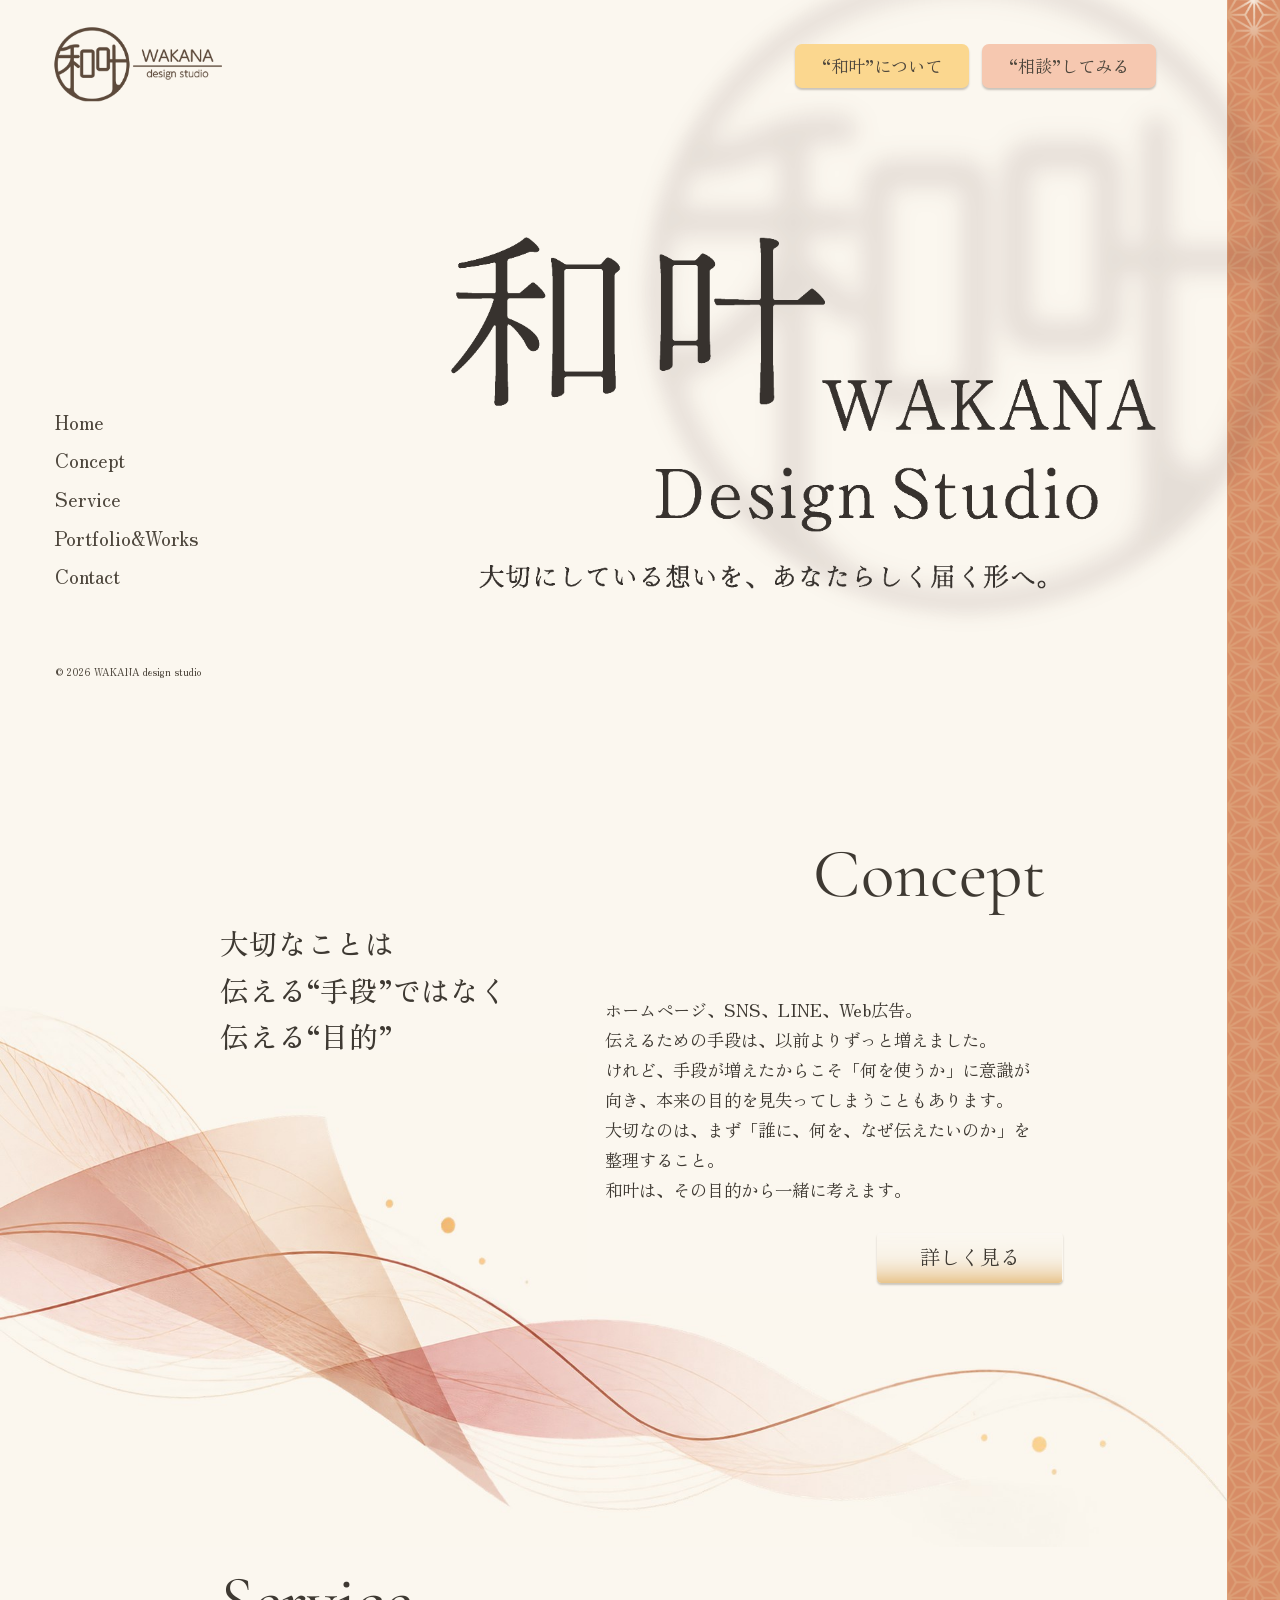
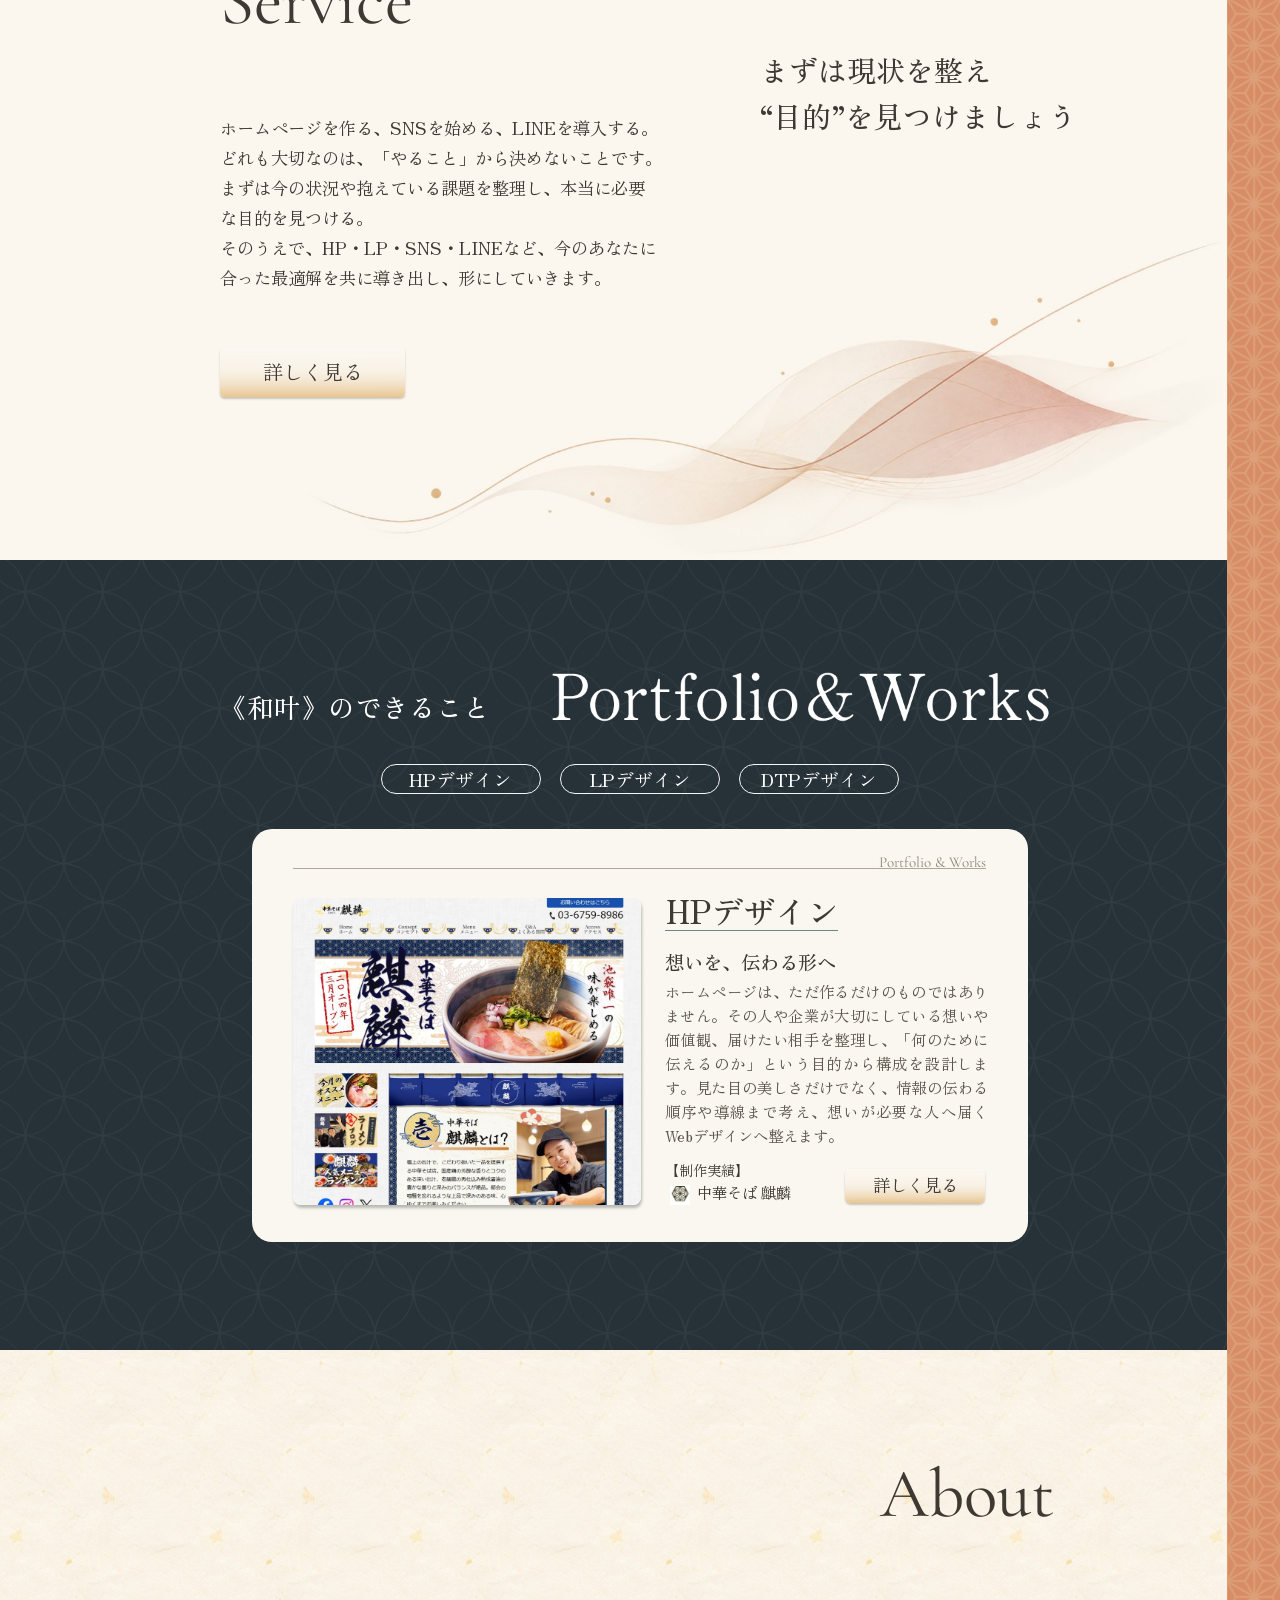
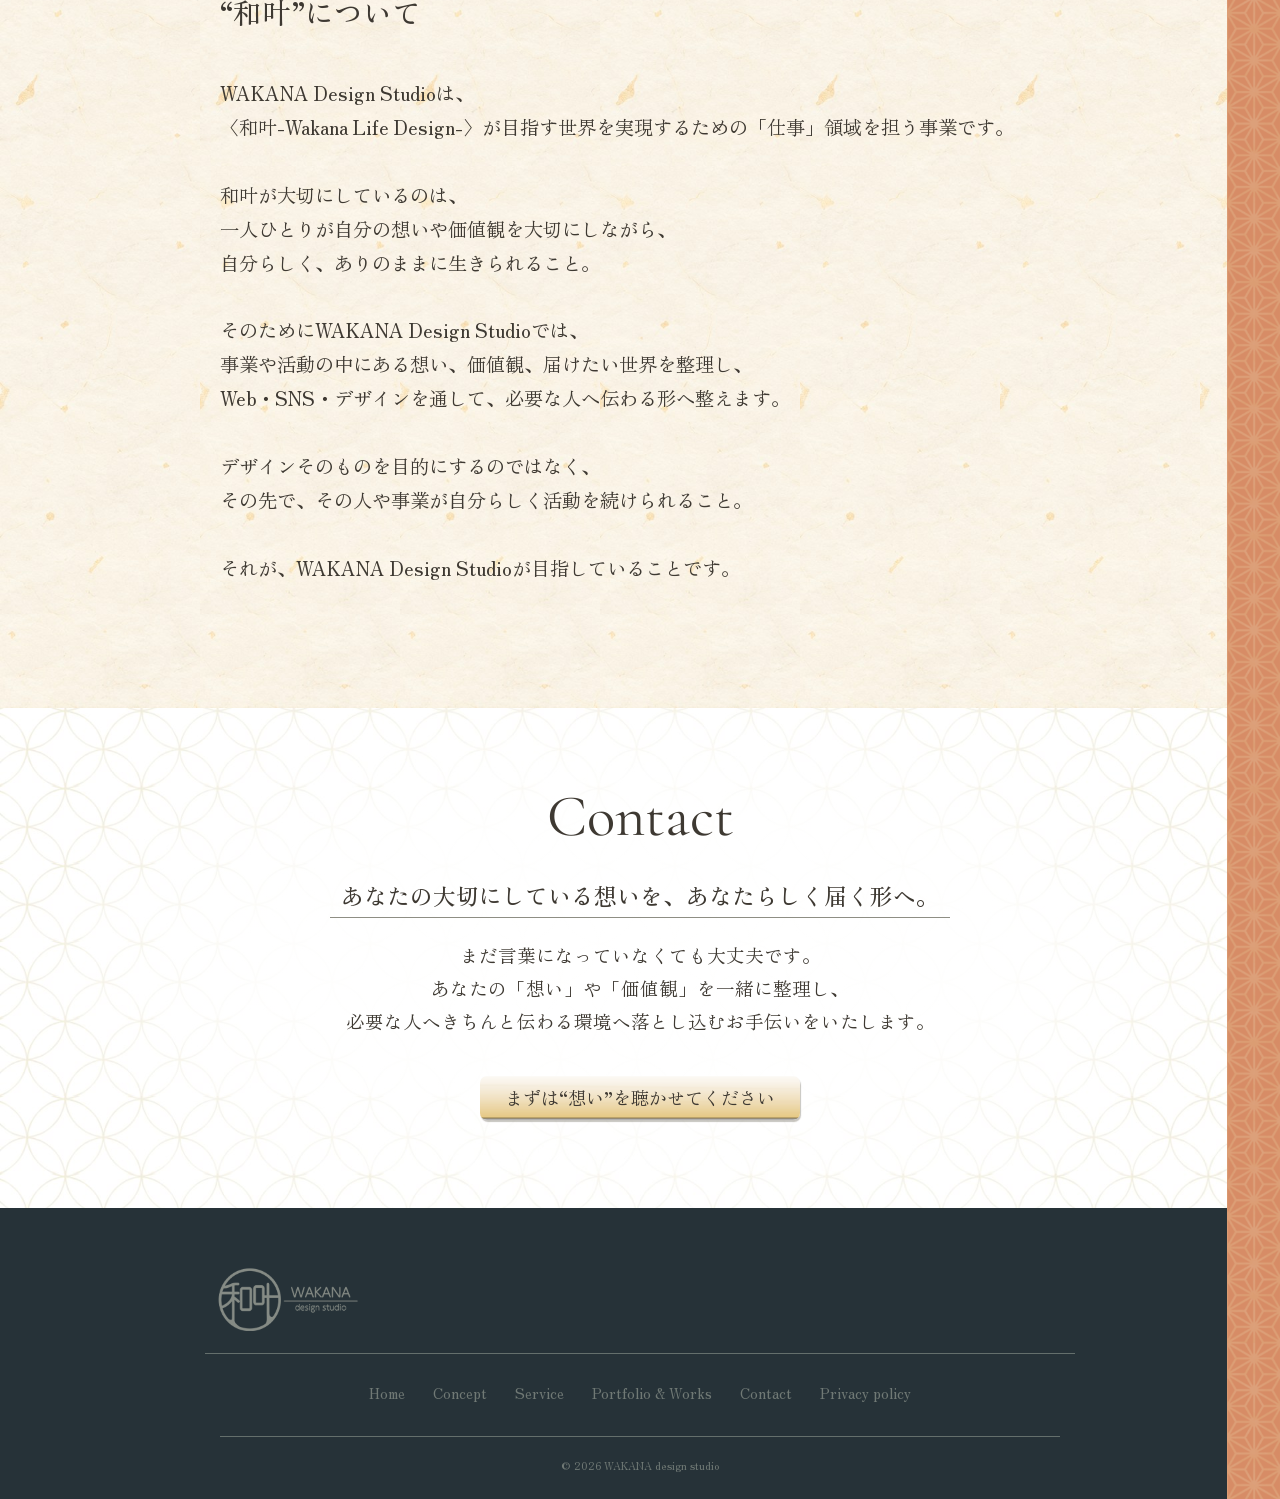
<file: index.html>
<!DOCTYPE html>
<html lang="ja">
<head>
  <meta charset="UTF-8">
  <meta name="viewport" content="width=device-width, initial-scale=1.0">
  <title>和叶 WAKANA Design Studio | Webデザイン・DTPデザイン</title>
  <meta name="description" content="大切にしている想いを、あなたらしく届く形へ。和叶（WAKANA Design Studio）は、想いや目的を整理するところから、ホームページ・ランディングページ、名刺やチラシなどのデザインをお手伝いします。">
  <link rel="canonical" href="https://design.wakana-life.com/">
  <link rel="icon" href="favicon.ico?v=20261121c" sizes="any">
  <link rel="icon" href="assets/img/favicon/favicon-32x32.png?v=20261121c" type="image/png" sizes="32x32">
  <link rel="icon" href="assets/img/favicon/favicon-16x16.png?v=20261121c" type="image/png" sizes="16x16">
  <link rel="apple-touch-icon" href="assets/img/favicon/apple-touch-icon.png?v=20261121c" sizes="180x180">
  <meta property="og:type" content="website">
  <meta property="og:site_name" content="和叶 WAKANA Design Studio">
  <meta property="og:locale" content="ja_JP">
  <meta property="og:title" content="和叶 WAKANA Design Studio | Webデザイン・DTPデザイン">
  <meta property="og:description" content="大切にしている想いを、あなたらしく届く形へ。和叶（WAKANA Design Studio）は、想いや目的を整理するところから、ホームページ・ランディングページ、名刺やチラシなどのデザインをお手伝いします。">
  <meta property="og:url" content="https://design.wakana-life.com/">
  <meta property="og:image" content="https://design.wakana-life.com/assets/img/common/og-image.jpg">
  <meta property="og:image:width" content="1200">
  <meta property="og:image:height" content="630">
  <meta property="og:image:alt" content="和叶 WAKANA Design Studio　大切にしている想いを、あなたらしく届く形へ。">
  <meta name="twitter:card" content="summary_large_image">
  <link rel="preconnect" href="https://fonts.googleapis.com">
  <link rel="preconnect" href="https://fonts.gstatic.com" crossorigin>
  <link rel="stylesheet" href="https://fonts.googleapis.com/css2?family=Cormorant+Garamond&family=Zen+Old+Mincho:wght@400;500&display=swap">
  <link rel="stylesheet" href="assets/css/base.css">
  <link rel="stylesheet" href="assets/css/common.css">
  <link rel="stylesheet" href="assets/css/sections.css">
  <link rel="stylesheet" href="assets/css/home.css">
  <script src="assets/js/page-entry.js"></script>
  <script src="assets/js/menu.js" defer></script>
  <script src="assets/js/works-tabs.js" defer></script>
  <script src="assets/js/pattern-light.js" defer></script>
  <script type="application/ld+json">
  {
    "@context": "https://schema.org",
    "@graph": [
      {
        "@type": "WebSite",
        "@id": "https://design.wakana-life.com/#website",
        "url": "https://design.wakana-life.com/",
        "name": "和叶 WAKANA Design Studio",
        "inLanguage": "ja",
        "publisher": { "@id": "https://design.wakana-life.com/#organization" }
      },
      {
        "@type": "Organization",
        "@id": "https://design.wakana-life.com/#organization",
        "name": "和叶 - WAKANA design studio -",
        "alternateName": ["和叶", "WAKANA Design Studio"],
        "url": "https://design.wakana-life.com/",
        "logo": "https://design.wakana-life.com/assets/img/common/logo.png",
        "email": "wakana.d.studio@gmail.com",
        "sameAs": ["https://lin.ee/7kDfRDG"]
      }
    ]
  }
  </script></head>
<body>
<div class="page" id="top" tabindex="-1">
  <a class="skip-link" href="#main">本文へスキップ</a>

  <!-- ===== スマホ：ヘッダー（233:613）・メニュー（221:517） ===== -->
  <header class="sp-header sp-only">
    <a class="sp-header__logo" href="#top" aria-current="page">
      <img src="assets/img/common/logo.png" width="280" height="135" alt="和叶 WAKANA design studio">
    </a>
    <button class="menu-toggle" type="button" aria-expanded="false" aria-controls="site-menu">
      <img src="assets/img/common/icon-menu.svg" width="44" height="44" alt="メニューを開く">
    </button>
  </header>

  <div class="site-menu sp-only" id="site-menu" role="dialog" aria-modal="true" aria-label="メニュー" hidden>
    <div class="site-menu__backdrop" data-menu-close></div>
    <div class="site-menu__panel">
      <div class="site-menu__shippo site-menu__shippo--tl" aria-hidden="true">
        <div class="site-menu__shippo-pattern"><img src="assets/img/common/menu-shippo.svg" width="271" height="271" alt=""></div>
        <div class="site-menu__shippo-fade"></div>
      </div>
      <div class="site-menu__shippo site-menu__shippo--br" aria-hidden="true">
        <div class="site-menu__shippo-pattern"><img src="assets/img/common/menu-shippo.svg" width="271" height="271" alt=""></div>
        <div class="site-menu__shippo-fade"></div>
      </div>
      <div class="site-menu__head">
        <button class="menu-close" type="button" data-menu-close>
          <img src="assets/img/common/icon-close.svg" width="44" height="44" alt="メニューを閉じる">
        </button>
      </div>
      <nav aria-label="メインメニュー">
        <ul class="site-menu__list">
          <li><a class="nav-link" href="#top" aria-current="page">Home</a></li>
          <li><a class="nav-link" href="concept.html">Concept</a></li>
          <li><a class="nav-link" href="service.html">Service</a></li>
          <li><a class="nav-link" href="portfolio.html">Portfolio&amp;Works</a></li>
          <li><a class="nav-link" href="contact.html">Contact</a></li>
        </ul>
      </nav>
    </div>
  </div>

  <!-- 全ページを通した一本の和柄。可変ページ高にも継ぎ目なく追従する。 -->
  <div class="rail" aria-hidden="true"><div class="rail__glow"><div class="rail__light"></div></div></div>
  <main id="main">
    <div class="rail-zone">

      <!-- ===== FV：スマホ（233:618） ===== -->
      <section class="fv-sp sp-only" aria-labelledby="fv-title-sp">
        <!-- FV→Concept の装飾（267:527） -->
        <div class="sp-deco sp-deco--fv" aria-hidden="true">
          <div class="sp-deco__fv-box">
            <div class="sp-deco__line" style="inset:28.46% -4.65% 17.65% -4.65%"><img src="assets/img/home/sp-wave/fv-line-00.svg" alt=""></div>
            <div class="sp-deco__line" style="inset:17.33% -4.65% 22.71% -4.65%"><img src="assets/img/home/sp-wave/fv-line-01.svg" alt=""></div>
            <div class="sp-deco__line" style="inset:35.6% -4.65% 19.44% -4.65%"><span style="inset:-0.48% 0"><img src="assets/img/home/sp-wave/fv-line-02.svg" alt=""></span></div>
            <div class="sp-deco__line" style="inset:21.33% -4.65% 24.18% -4.65%"><span style="inset:-0.24% 0 -0.31% 0"><img src="assets/img/home/sp-wave/fv-line-03.svg" alt=""></span></div>
            <div class="sp-deco__line" style="inset:31.25% -4.65% 22.02% -4.65%"><span style="inset:-0.25% 0"><img src="assets/img/home/sp-wave/fv-line-04.svg" alt=""></span></div>
            <div class="sp-deco__line" style="inset:32.35% -4.65% 21.75% -4.65%"><span style="inset:-0.25% 0"><img src="assets/img/home/sp-wave/fv-line-05.svg" alt=""></span></div>
            <div class="sp-deco__line" style="inset:33.45% -4.65% 21.48% -4.65%"><span style="inset:-0.26% 0"><img src="assets/img/home/sp-wave/fv-line-06.svg" alt=""></span></div>
            <div class="sp-deco__line" style="inset:34.54% -4.65% 21.21% -4.65%"><span style="inset:-0.26% 0"><img src="assets/img/home/sp-wave/fv-line-07.svg" alt=""></span></div>
            <div class="sp-deco__line" style="inset:35.64% -4.65% 20.94% -4.65%"><span style="inset:-0.27% 0"><img src="assets/img/home/sp-wave/fv-line-08.svg" alt=""></span></div>
            <div class="sp-deco__line" style="inset:36.73% -4.65% 20.67% -4.65%"><span style="inset:-0.27% 0"><img src="assets/img/home/sp-wave/fv-line-09.svg" alt=""></span></div>
            <div class="sp-deco__line" style="inset:37.83% -4.65% 20.4% -4.65%"><span style="inset:-0.28% 0"><img src="assets/img/home/sp-wave/fv-line-10.svg" alt=""></span></div>
            <div class="sp-deco__line" style="inset:38.93% -4.65% 20.13% -4.65%"><span style="inset:-0.28% 0"><img src="assets/img/home/sp-wave/fv-line-11.svg" alt=""></span></div>
            <div class="sp-deco__line" style="inset:40.02% -4.65% 19.85% -4.65%"><span style="inset:-0.29% 0"><img src="assets/img/home/sp-wave/fv-line-12.svg" alt=""></span></div>
            <div class="sp-deco__line" style="inset:41.12% -4.65% 19.58% -4.65%"><span style="inset:-0.3% 0"><img src="assets/img/home/sp-wave/fv-line-13.svg" alt=""></span></div>
            <div class="sp-deco__line" style="inset:42.21% -4.65% 19.3% -4.65%"><span style="inset:-0.3% 0"><img src="assets/img/home/sp-wave/fv-line-14.svg" alt=""></span></div>
            <div class="sp-deco__line" style="inset:43.31% -4.65% 19.02% -4.65%"><span style="inset:-0.31% 0"><img src="assets/img/home/sp-wave/fv-line-15.svg" alt=""></span></div>
            <!-- 原本の波（淡い桃）：265:527 / 259:634 / 259:724 -->
            <div class="sp-deco__wave" style="left:-146.14px;top:149.08px;width:486.7px;height:369.509px">
              <div class="sp-deco__wave-img" style="transform:rotate(-150.4deg)"><img src="assets/img/home/service-wave-main.jpg" width="1190" height="400" alt=""></div>
            </div>
            <div class="sp-deco__wave" style="left:153.55px;top:514.76px;width:478.365px;height:184.954px">
              <div class="sp-deco__wave-img" style="transform:rotate(3.32deg)"><img src="assets/img/home/service-wave-main.jpg" width="1190" height="400" alt=""></div>
            </div>
            <div class="sp-deco__wave" style="left:16.28px;top:986.08px;width:487.119px;height:368.025px">
              <div class="sp-deco__wave-img" style="transform:rotate(-150.66deg) scaleY(-1)"><img src="assets/img/home/service-wave-main.jpg" width="1190" height="400" alt=""></div>
            </div>
          </div>
        </div>

        <h1 class="fv-sp__title" id="fv-title-sp">
          <img class="fv-sp__wakana-jp" src="assets/img/home/fv-sp-wakana-jp.png" width="579" height="272" alt="和叶">
          <img class="fv-sp__wakana-en" src="assets/img/home/fv-sp-wakana-en.png" width="518" height="102" alt="WAKANA">
          <img class="fv-sp__design" src="assets/img/home/fv-sp-design.png" width="356" height="134" alt="Design">
          <img class="fv-sp__studio" src="assets/img/home/fv-sp-studio.png" width="342" height="134" alt="Studio">
          <img class="fv-sp__tagline-1" src="assets/img/home/fv-sp-tagline-1.png" width="437" height="60" alt="大切にしている想いを、">
          <img class="fv-sp__tagline-2" src="assets/img/home/fv-sp-tagline-2.png" width="435" height="60" alt="あなたらしく届く形へ。">
        </h1>
        <div class="fv-sp__ctas">
          <a class="btn fv-cta fv-cta--concept" href="concept.html">“和叶”について</a>
          <a class="btn fv-cta fv-cta--contact" href="contact.html">“相談”してみる</a>
        </div>
      </section>

      <!-- ===== FV：PC（8:2） ===== -->
      <!-- 共通の親 .fv-pc の中に、外側の枠（ロゴ・縦ナビ・2ボタン）と中央の枠（タイトル・背景ロゴ）を分けて置く -->
      <section class="fv-pc pc-only" aria-labelledby="fv-title-pc">
        <div class="fv-pc__outer">
          <div class="fv-pc__side">
            <a class="fv-pc__logo" href="#top" aria-current="page">
              <img src="assets/img/common/logo.png" width="280" height="135" alt="和叶 WAKANA design studio">
            </a>
            <nav class="fv-pc__nav" aria-label="メインメニュー">
              <ul class="fv-pc__list">
                <li><a class="nav-link" href="#top" aria-current="page">Home</a></li>
                <li><a class="nav-link" href="concept.html">Concept</a></li>
                <li><a class="nav-link" href="service.html">Service</a></li>
                <li><a class="nav-link" href="portfolio.html">Portfolio&amp;Works</a></li>
                <li><a class="nav-link" href="contact.html">Contact</a></li>
              </ul>
            </nav>
            <p class="fv-pc__copy">© 2026 WAKANA design studio</p>
          </div>
          <div class="fv-pc__ctas">
            <a class="btn fv-cta fv-cta--concept" href="concept.html">“和叶”について</a>
            <a class="btn fv-cta fv-cta--contact" href="contact.html">“相談”してみる</a>
          </div>
        </div>
        <div class="fv-pc__center">
        <div class="fv-pc__art">
          <!-- 背景ロゴ：ユーザー指定素材（ぼかし・透明度は素材に含まれるため、CSSで重ねない） -->
          <img class="fv-pc__background-logo" src="assets/img/home/fv-back-image-logo-soft.png" width="1499" height="1496" alt="" aria-hidden="true">
          <h1 id="fv-title-pc" class="visually-hidden">和叶 WAKANA Design Studio 大切にしている想いを、あなたらしく届く形へ。</h1>
          <div class="fv-pc__lettering" aria-hidden="true">
            <img class="fv-pc__jp" src="assets/img/home/fv-sp-wakana-jp.png" width="579" height="272" alt="">
            <img class="fv-pc__en" src="assets/img/home/fv-sp-wakana-en.png" width="518" height="102" alt="">
            <img class="fv-pc__studio" src="assets/img/home/fv-design-studio.png" width="698" height="134" alt="">
            <img class="fv-pc__tagline-first" src="assets/img/home/fv-sp-tagline-1.png" width="437" height="60" alt="">
            <img class="fv-pc__tagline-second" src="assets/img/home/fv-sp-tagline-2.png" width="435" height="60" alt="">
          </div>
        </div>
        </div>
      </section>

      <!-- ===== Concept（233:629 / 8:3） ===== -->
      <section class="concept" id="concept" aria-labelledby="concept-title">
        <div class="concept__waves" aria-hidden="true">
          <img class="concept__wave-left" src="assets/img/home/concept-wave-left.jpg" width="300" height="820" alt="" loading="lazy">
          <img class="concept__wave-center" src="assets/img/home/concept-wave-center.jpg" width="580" height="740" alt="" loading="lazy">
          <img class="concept__wave-right" src="assets/img/home/concept-wave-right.jpg" width="960" height="380" alt="" loading="lazy">
        </div>
        <div class="concept__frame">
          <h2 class="sec-title concept__title" id="concept-title">Concept</h2>
          <p class="concept__lead">大切なことは<br>伝える“手段”ではなく<br>伝える“目的”</p>
          <p class="concept__body">ホームページ、SNS、LINE、Web広告。<br>伝えるための手段は、以前よりずっと増えました。<br>けれど、手段が増えたからこそ「何を使うか」に意識が<br class="br-wide">向き、本来の目的を見失ってしまうこともあります。<br>大切なのは、まず「誰に、何を、なぜ伝えたいのか」を<br class="br-wide">整理すること。<br>和叶は、その目的から一緒に考えます。</p>
          <a class="btn btn--gold btn--more concept__more" href="concept.html">詳しく見る</a>
        </div>
      </section>

      <!-- ===== Service（233:637 / 8:4） ===== -->
      <section class="service" id="service" aria-labelledby="service-title">
        <div class="sp-deco sp-deco--service sp-only" aria-hidden="true">
          <div class="sp-deco__service-box"><img src="assets/img/home/sp-wave/concept-service.svg" width="470" height="140" alt=""></div>
        </div>
        <div class="service__waves" aria-hidden="true">
          <img class="service__wave-left" src="assets/img/home/service-wave-left.jpg" width="200" height="230" alt="" loading="lazy">
          <img class="service__wave-main" src="assets/img/home/service-wave-main.jpg" width="1190" height="400" alt="" loading="lazy">
          <img class="service__wave-top" src="assets/img/home/service-wave-top.jpg" width="800" height="120" alt="" loading="lazy">
        </div>
        <div class="service__frame">
          <h2 class="sec-title service__title" id="service-title">Service</h2>
          <p class="service__lead">まずは現状を整え<br>“目的”を見つけましょう</p>
          <p class="service__body">ホームページを作る、SNSを始める、LINEを導入する。<br>どれも大切なのは、「やること」から決めないことです。<br>まずは今の状況や抱えている課題を整理し、本当に必要<br class="br-design">な目的を見つける。<br>そのうえで、HP・LP・SNS・LINEなど、今のあなたに<br class="br-design">合った最適解を共に導き出し、形にしていきます。</p>
          <a class="btn btn--gold btn--more service__more" href="service.html">詳しく見る</a>
        </div>
      </section>

      
    </div>

    <!-- ===== Portfolio & Works（233:645 / 8:5） ===== -->
    <section class="works" id="works" aria-labelledby="works-title">
      <div class="works__inner">
        <div class="works__head">
          <p class="works__intro pc-only">《和叶》のできること</p>
          <h2 class="works__title" id="works-title" tabindex="-1">
            <img src="assets/img/home/works-title.png" width="795" height="114" alt="Portfolio &amp; Works">
          </h2>
        </div>

        <div class="works__tabs" role="tablist" aria-label="制作実績のカテゴリ">
          <button class="works-tab" type="button" role="tab" id="works-tab-hp" aria-controls="works-panel-hp" aria-selected="true">HPデザイン</button>
          <button class="works-tab" type="button" role="tab" id="works-tab-lp" aria-controls="works-panel-lp" aria-selected="false" tabindex="-1">LPデザイン</button>
          <button class="works-tab" type="button" role="tab" id="works-tab-dtp" aria-controls="works-panel-dtp" aria-selected="false" tabindex="-1">DTPデザイン</button>
        </div>

        <div class="works__cards">
          <!-- HP（41:44 / 233:654）：初期表示（2026-11-09 ユーザー指定） -->
          <article class="work-card work-card--hp" id="works-panel-hp" role="tabpanel" aria-labelledby="works-tab-hp">
            <span class="work-card__label" aria-hidden="true">Portfolio &amp; Works</span>
            <span class="work-card__rule" aria-hidden="true"></span>
            <div class="work-card__body">
              <div class="work-card__media work-card__media--hp">
                <img src="assets/img/home/works-hp-kirin.jpg" width="940" height="829" alt="中華そば 麒麟 ホームページのデザイン" loading="lazy">
              </div>
              <div class="work-card__text">
                <h3 class="work-card__title">HPデザイン</h3>
                <span class="work-card__subrule" aria-hidden="true"></span>
                <p class="work-card__catch">想いを、伝わる形へ</p>
                <p class="work-card__desc">ホームページは、ただ作るだけのものではありません。その人や企業が大切にしている想いや価値観、届けたい相手を整理し、「何のために伝えるのか」という目的から構成を設計します。見た目の美しさだけでなく、情報の伝わる順序や導線まで考え、想いが必要な人へ届くWebデザインへ整えます。</p>
                <div class="work-card__foot">
                  <p class="work-card__works-label">【制作実績】</p>
                  <p class="work-card__name-row">
                    <img class="work-card__icon" src="assets/img/home/works-icon.png" width="46" height="44" alt="">
                    <span class="work-card__name">中華そば 麒麟</span>
                  </p>
                  <!-- 「詳しく見る」詳細ページは制作中：ボタンで「公開ページ制作中」の案内を開く（2026-11-10 ユーザー指示） -->
                  <a class="btn btn--gold btn--static" href="portfolio.html#works">詳しく見る<span class="visually-hidden">（中華そば 麒麟）</span></a>
                </div>
              </div>
            </div>
          </article>

          <!-- LP（41:45 / 233:665） -->
          <article class="work-card work-card--lp" id="works-panel-lp" role="tabpanel" aria-labelledby="works-tab-lp" hidden>
            <span class="work-card__label" aria-hidden="true">Portfolio &amp; Works</span>
            <span class="work-card__rule" aria-hidden="true"></span>
            <div class="work-card__body">
              <div class="work-card__media work-card__media--lp">
                <img src="assets/img/home/works-lp-yume.jpg" width="397" height="350" alt="ゆめこども園 LPのデザイン" loading="lazy">
              </div>
              <div class="work-card__text">
                <h3 class="work-card__title">LPデザイン</h3>
                <span class="work-card__subrule" aria-hidden="true"></span>
                <p class="work-card__catch">相手の「捉え方」から、届く流れをつくる。</p>
                <p class="work-card__desc">「こんなお悩みありませんか？」という課題提起を起点に、届けたい相手が何を感じ、どのように内容を捉え、次の行動へ進むのかを考えて構成を設計します。デザインの完成をゴールにするのではなく、公開後の反応を見ながら改善を重ね、LPそのものを育てていくための継続的なサポートまで行います。</p>
                <div class="work-card__foot">
                  <p class="work-card__works-label">【制作実績】</p>
                  <p class="work-card__name-row">
                    <img class="work-card__icon" src="assets/img/home/works-icon.png" width="46" height="44" alt="">
                    <span class="work-card__name">社会福祉法人 愛誠会<br>ゆめこども園 様</span>
                  </p>
                  <!-- 「詳しく見る」詳細ページは制作中：ボタンで「公開ページ制作中」の案内を開く（2026-11-10 ユーザー指示） -->
                  <a class="btn btn--gold btn--static" href="portfolio.html#works">詳しく見る<span class="visually-hidden">（ゆめこども園）</span></a>
                </div>
              </div>
            </div>
          </article>

          <!-- DTP（41:48 / 233:676） -->
          <article class="work-card work-card--dtp" id="works-panel-dtp" role="tabpanel" aria-labelledby="works-tab-dtp" hidden>
            <span class="work-card__label" aria-hidden="true">Portfolio &amp; Works</span>
            <span class="work-card__rule" aria-hidden="true"></span>
            <div class="work-card__body">
              <div class="work-card__media work-card__media--dtp">
                <div class="work-card__meishi work-card__meishi--front">
                  <img src="assets/img/home/works-dtp-card-front.png" width="650" height="1075" alt="和叶 自社名刺（表面）" loading="lazy">
                </div>
                <div class="work-card__meishi work-card__meishi--back">
                  <img src="assets/img/home/works-dtp-card-back.jpg" width="650" height="1075" alt="和叶 自社名刺（裏面）" loading="lazy">
                </div>
              </div>
              <div class="work-card__text">
                <h3 class="work-card__title">DTPデザイン</h3>
                <span class="work-card__subrule" aria-hidden="true"></span>
                <p class="work-card__catch">手に取る一枚に、想いと人柄を。</p>
                <p class="work-card__desc">名刺やチラシなど、手に取って伝わるものにも、その人らしさを。言葉や色、余白、情報の並びを整え、想いが自然に届く形を考えます。和叶の自社名刺では、表面に屋号と名前を、裏面に人柄や大切にしている考え方を添えました。出会いから、その先のつながりへ。会話のきっかけになる一枚を目指しています。</p>
                <div class="work-card__foot">
                  <p class="work-card__works-label">【制作実績】</p>
                  <p class="work-card__name-row">
                    <img class="work-card__icon" src="assets/img/home/works-icon.png" width="46" height="44" alt="">
                    <span class="work-card__name">和叶｜自社名刺デザイン</span>
                  </p>
                  <!-- 「詳しく見る」詳細ページは制作中：ボタンで「公開ページ制作中」の案内を開く（2026-11-10 ユーザー指示） -->
                  <a class="btn btn--gold btn--static" href="portfolio.html#works">詳しく見る<span class="visually-hidden">（和叶｜自社名刺デザイン）</span></a>
                </div>
              </div>
            </div>
          </article>
        </div>
      </div>
    </section>

    <div class="rail-zone">
      <!-- ===== About（233:689 / 8:6） ===== -->
      <section class="about" id="about" aria-labelledby="about-title">
        <div class="about__frame">
          <h2 class="sec-title about__title" id="about-title">About</h2>
          <h3 class="about__lead">“和叶”について</h3>
          <div class="about__body">
            <p>WAKANA Design Studioは、<br>〈和叶-Wakana Life Design-〉が目指す世界を実現するための「仕事」領域を担う事業です。</p>
            <p>和叶が大切にしているのは、<br>一人ひとりが自分の想いや価値観を大切にしながら、<br class="br-wide">自分らしく、ありのままに生きられること。</p>
            <p>そのためにWAKANA Design Studioでは、<br>事業や活動の中にある想い、価値観、届けたい世界を整理し、<br class="br-wide">Web・SNS・デザインを通して、必要な人へ伝わる形へ整えます。</p>
            <p>デザインそのものを目的にするのではなく、<br>その先で、その人や事業が自分らしく活動を続けられること。</p>
            <p>それが、WAKANA Design Studioが目指していることです。</p>
          </div>
        </div>
      </section>
      
    </div>

    <!-- ===== Contact（233:693 / 8:7） ===== -->
    <section class="contact" id="contact" aria-labelledby="contact-title">
      <div class="contact__bg" aria-hidden="true"></div>
      <div class="contact__frame">
        <h2 class="sec-title contact__title" id="contact-title">Contact</h2>
        <p class="contact__lead">あなたの大切にしている想いを、あなたらしく届く形へ。</p>
        <hr class="contact__rule">
        <p class="contact__body">まだ言葉になっていなくても大丈夫です。<br>あなたの「想い」や「価値観」を一緒に整理し、<br>必要な人へきちんと伝わる環境へ落とし込む<br class="br-sp">お手伝いをいたします。</p>
        <a class="btn btn--contact" href="contact.html">まずは“想い”を聴かせてください</a>
      </div>
    </section>
  </main>

  <!-- ===== フッター（8:8 / 233:700） ===== -->
  <footer class="site-footer">
    <div class="site-footer__inner">
      <a class="site-footer__logo" href="#top" aria-current="page">
        <img src="assets/img/common/footer-logo.png" width="225" height="110" alt="和叶 WAKANA design studio" loading="lazy">
      </a>
      <hr class="site-footer__rule site-footer__rule--top">
      <nav class="site-footer__nav" aria-label="フッターメニュー">
        <ul class="site-footer__list">
          <li><a class="nav-link" href="#top" aria-current="page">Home</a></li>
          <li><a class="nav-link" href="concept.html">Concept</a></li>
          <li><a class="nav-link" href="service.html">Service</a></li>
          <li><a class="nav-link" href="portfolio.html">Portfolio &amp; Works</a></li>
          <li><a class="nav-link" href="contact.html">Contact</a></li>
          <li><a class="nav-link" href="privacy.html">Privacy policy</a></li>
        </ul>
      </nav>
      <hr class="site-footer__rule site-footer__rule--bottom">
      <p class="site-footer__copy"><small>© 2026 WAKANA design studio</small></p>
    </div>
  </footer>
</div>
</body>
</html>
</file>
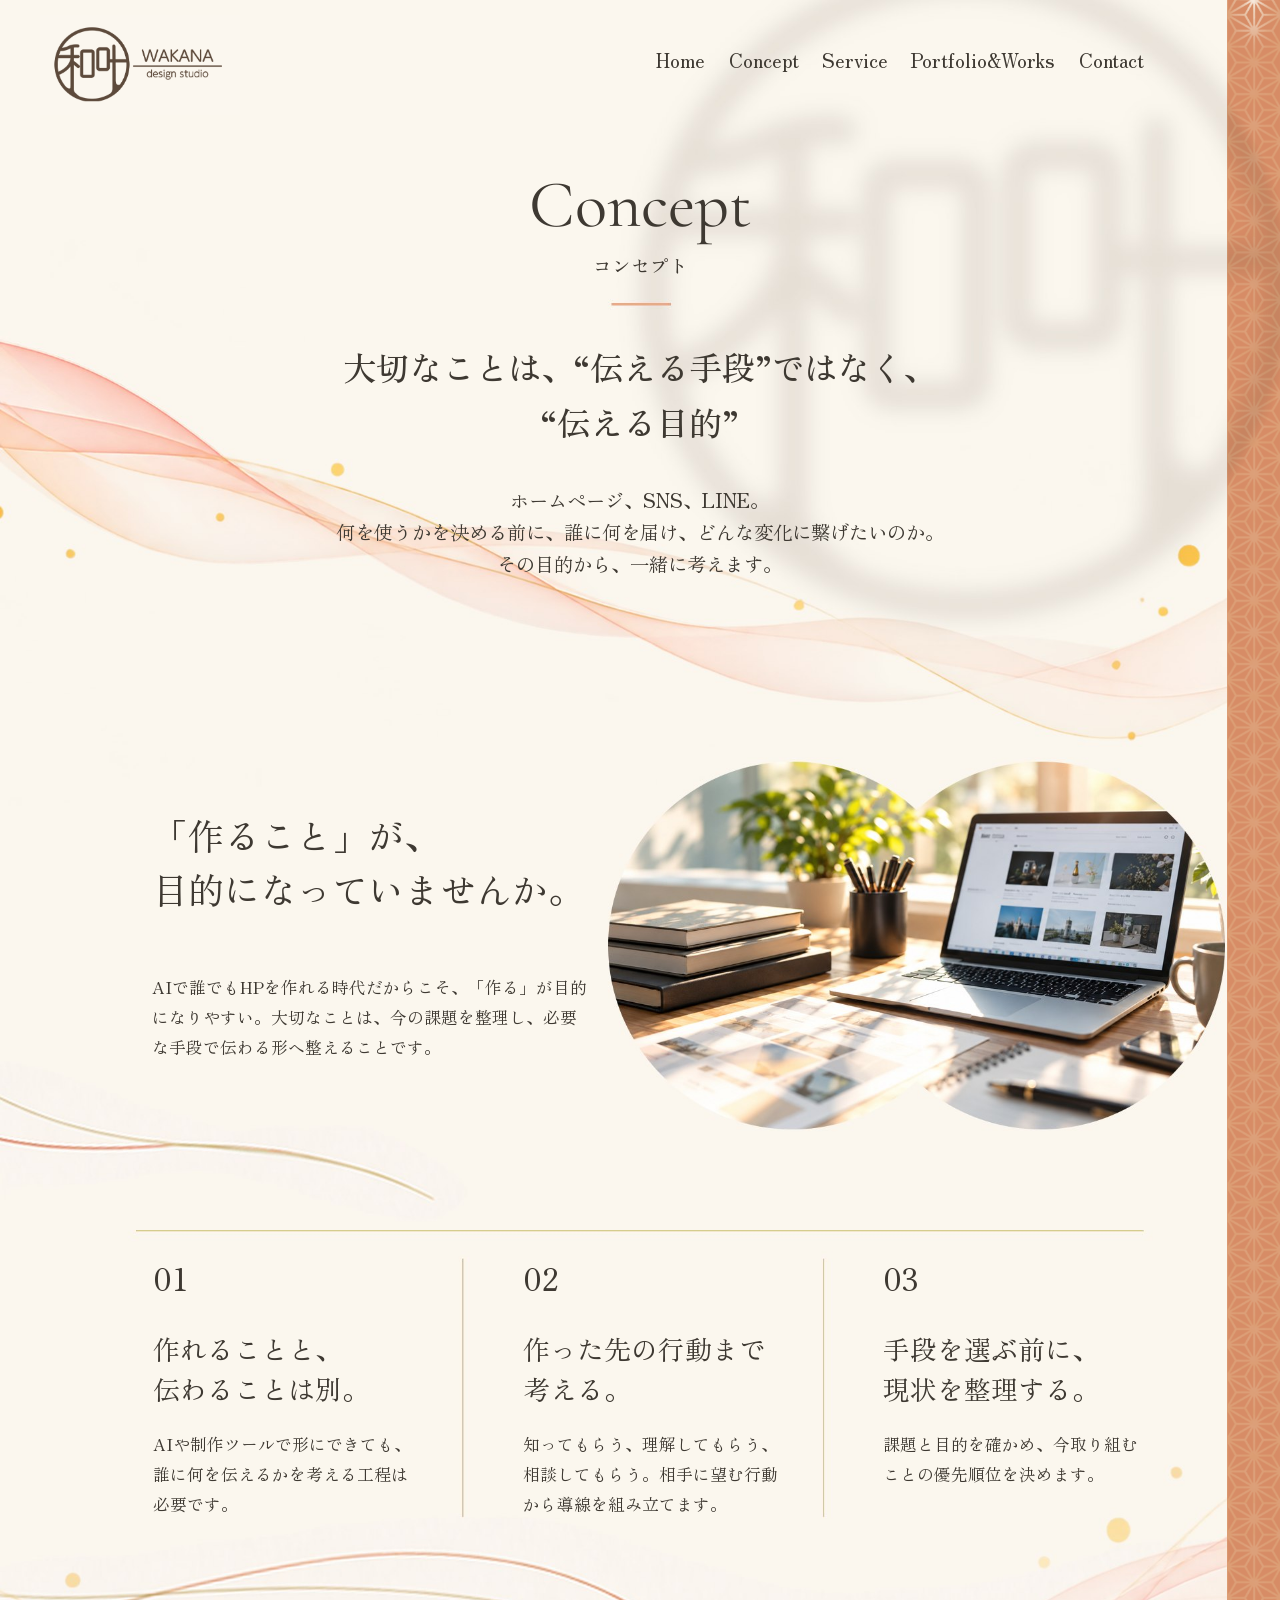
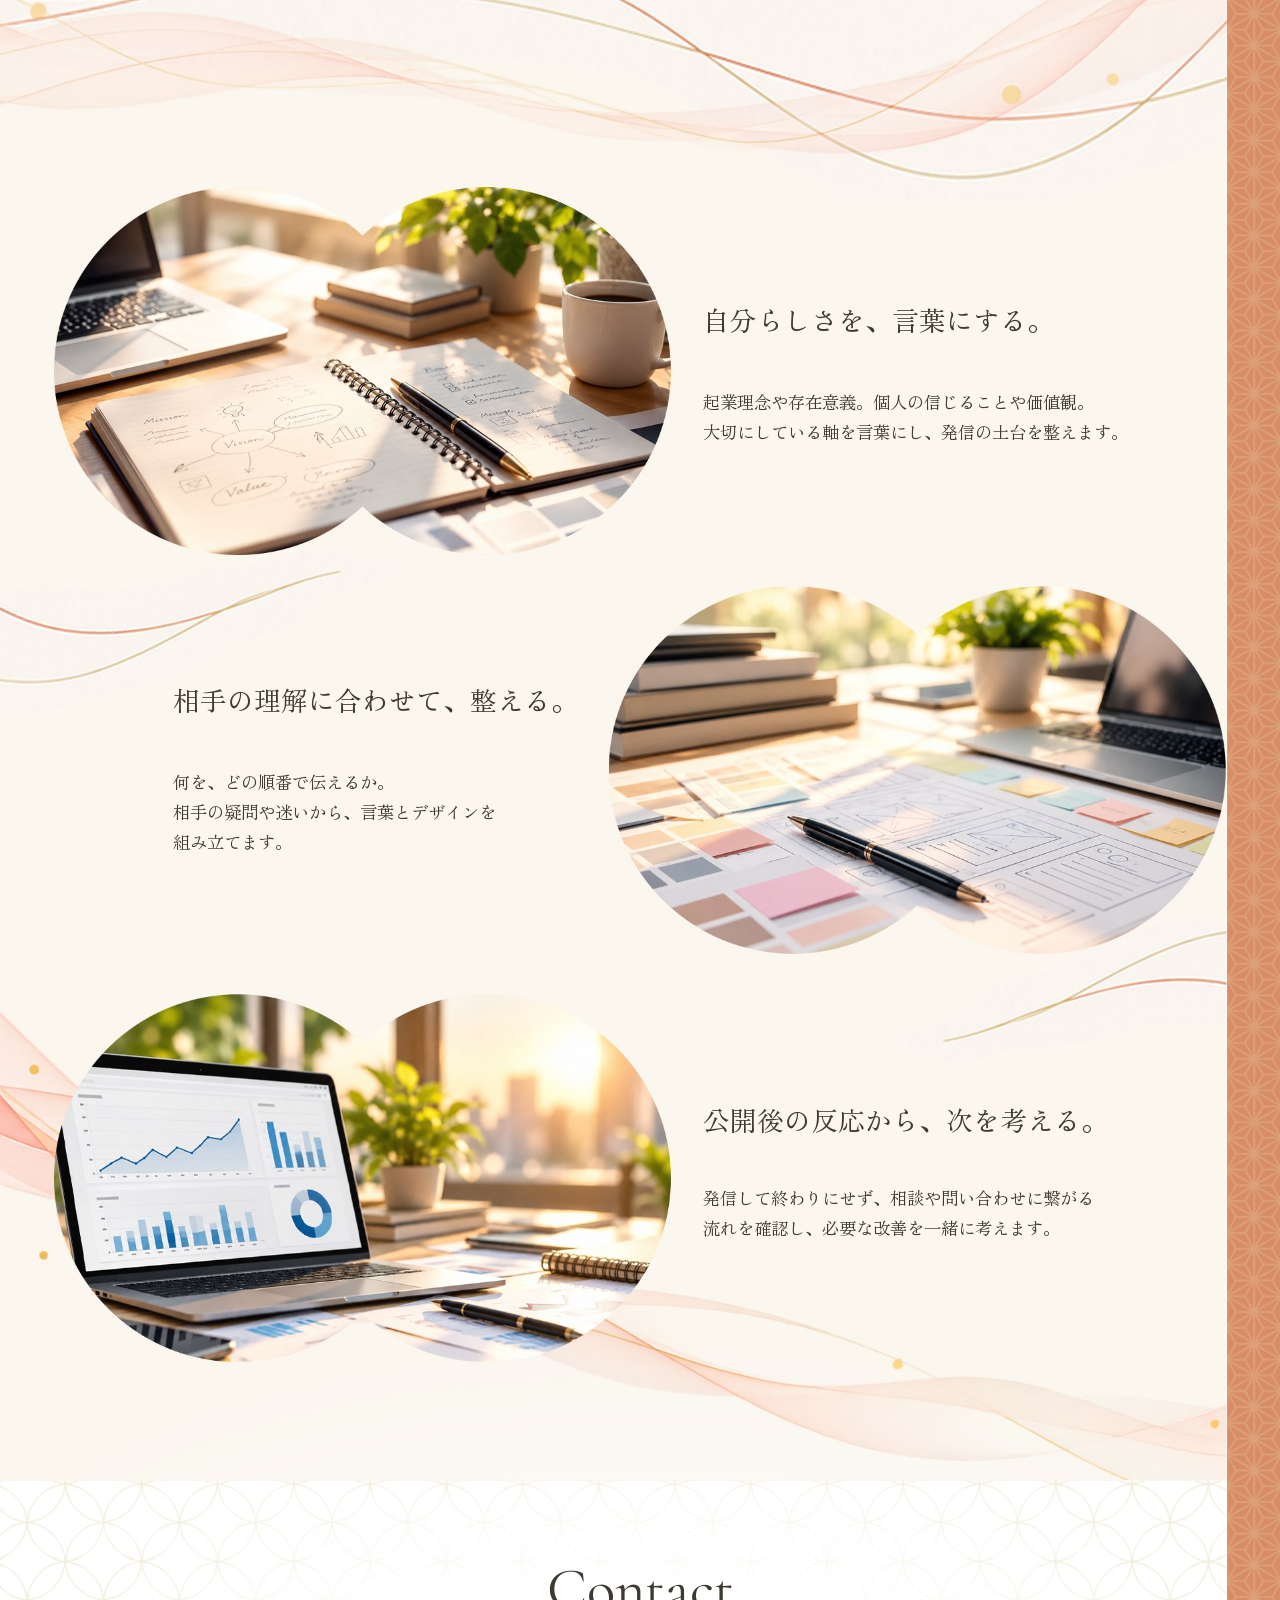
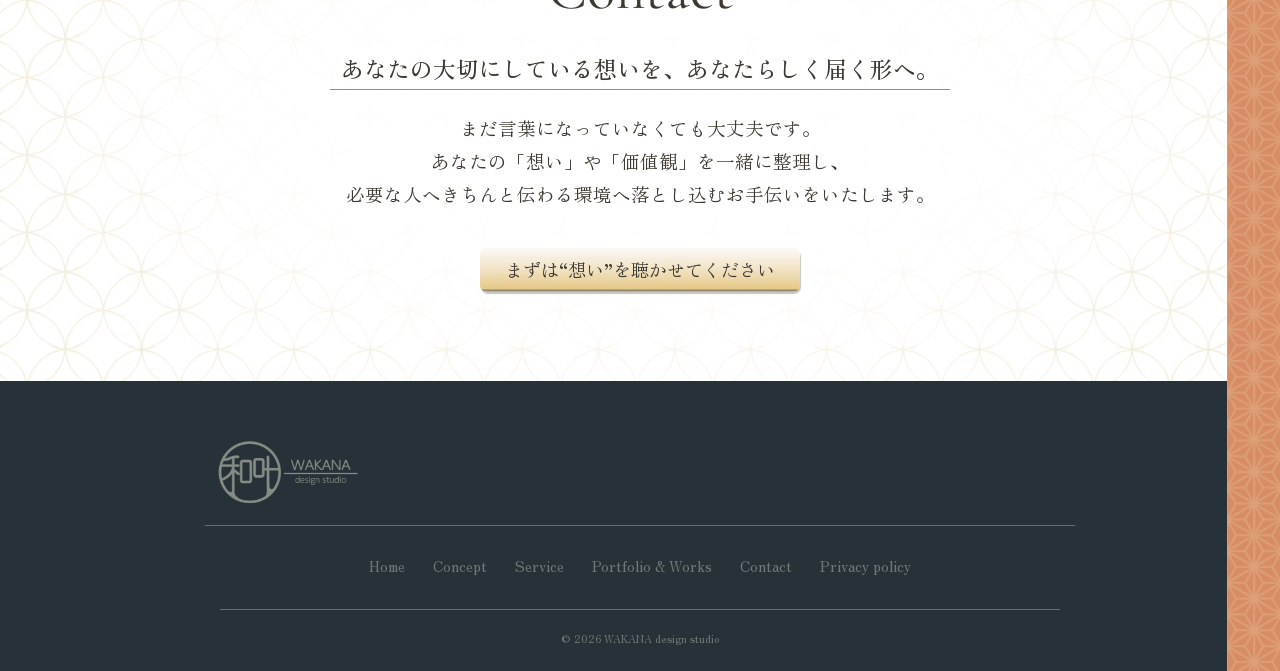
<file: concept.html>
<!DOCTYPE html>
<html lang="ja">
<head>
  <meta charset="UTF-8">
  <meta name="viewport" content="width=device-width, initial-scale=1.0">
  <title>Concept | 和叶 WAKANA Design Studio</title>
  <meta name="description" content="大切なことは、“伝える手段”ではなく、“伝える目的”。和叶（WAKANA Design Studio）のコンセプト。">
  <link rel="canonical" href="https://design.wakana-life.com/concept.html">
  <link rel="icon" href="favicon.ico?v=20261121c" sizes="any">
  <link rel="icon" href="assets/img/favicon/favicon-32x32.png?v=20261121c" type="image/png" sizes="32x32">
  <link rel="icon" href="assets/img/favicon/favicon-16x16.png?v=20261121c" type="image/png" sizes="16x16">
  <link rel="apple-touch-icon" href="assets/img/favicon/apple-touch-icon.png?v=20261121c" sizes="180x180">
  <meta property="og:type" content="website">
  <meta property="og:site_name" content="和叶 WAKANA Design Studio">
  <meta property="og:locale" content="ja_JP">
  <meta property="og:title" content="Concept | 和叶 WAKANA Design Studio">
  <meta property="og:description" content="大切なことは、“伝える手段”ではなく、“伝える目的”。和叶（WAKANA Design Studio）のコンセプト。">
  <meta property="og:url" content="https://design.wakana-life.com/concept.html">
  <meta property="og:image" content="https://design.wakana-life.com/assets/img/common/og-image.jpg">
  <meta property="og:image:width" content="1200">
  <meta property="og:image:height" content="630">
  <meta property="og:image:alt" content="和叶 WAKANA Design Studio　大切にしている想いを、あなたらしく届く形へ。">
  <meta name="twitter:card" content="summary_large_image">
  <link rel="preconnect" href="https://fonts.googleapis.com">
  <link rel="preconnect" href="https://fonts.gstatic.com" crossorigin>
  <link rel="stylesheet" href="https://fonts.googleapis.com/css2?family=Cormorant+Garamond&family=Zen+Old+Mincho:wght@400;500&display=swap">
  <link rel="stylesheet" href="assets/css/base.css">
  <link rel="stylesheet" href="assets/css/common.css">
  <link rel="stylesheet" href="assets/css/sections.css">
  <link rel="stylesheet" href="assets/css/concept.css">
  <script src="assets/js/page-entry.js"></script>
  <script src="assets/js/menu.js" defer></script>
  <script src="assets/js/pattern-light.js" defer></script>
</head>
<body>
<div class="page" id="top" tabindex="-1">
  <a class="skip-link" href="#main">本文へスキップ</a>

  <!-- ===== スマホ：ヘッダー（278:528 Home共通）・メニュー（221:517） ===== -->
  <header class="sp-header sp-only">
    <a class="sp-header__logo" href="index.html">
      <img src="assets/img/common/logo.png" width="280" height="135" alt="和叶 WAKANA design studio（Homeへ）">
    </a>
    <button class="menu-toggle" type="button" aria-expanded="false" aria-controls="site-menu">
      <img src="assets/img/common/icon-menu.svg" width="44" height="44" alt="メニューを開く">
    </button>
  </header>

  <div class="site-menu sp-only" id="site-menu" role="dialog" aria-modal="true" aria-label="メニュー" hidden>
    <div class="site-menu__backdrop" data-menu-close></div>
    <div class="site-menu__panel">
      <div class="site-menu__shippo site-menu__shippo--tl" aria-hidden="true">
        <div class="site-menu__shippo-pattern"><img src="assets/img/common/menu-shippo.svg" width="271" height="271" alt=""></div>
        <div class="site-menu__shippo-fade"></div>
      </div>
      <div class="site-menu__shippo site-menu__shippo--br" aria-hidden="true">
        <div class="site-menu__shippo-pattern"><img src="assets/img/common/menu-shippo.svg" width="271" height="271" alt=""></div>
        <div class="site-menu__shippo-fade"></div>
      </div>
      <div class="site-menu__head">
        <button class="menu-close" type="button" data-menu-close>
          <img src="assets/img/common/icon-close.svg" width="44" height="44" alt="メニューを閉じる">
        </button>
      </div>
      <nav aria-label="メインメニュー">
        <ul class="site-menu__list">
          <li><a class="nav-link" href="index.html">Home</a></li>
          <li><a class="nav-link" href="#top" aria-current="page">Concept</a></li>
          <li><a class="nav-link" href="service.html">Service</a></li>
          <li><a class="nav-link" href="portfolio.html">Portfolio&amp;Works</a></li>
          <li><a class="nav-link" href="contact.html">Contact</a></li>
        </ul>
      </nav>
    </div>
  </div>

  <!-- 全ページを通した一本の和柄（スマホでは非表示） -->
  <div class="rail" aria-hidden="true"><div class="rail__glow"><div class="rail__light"></div></div></div>

  <main id="main">
    <!-- ===== 01｜Concept FV（PC 58:66 ／ スマホ 278:534） ===== -->
    <section class="cp-fv" aria-labelledby="cp-title">
      <!-- PC：外側の枠（正規ロゴ・横並びナビ）。Homeと同じ考え方：最大 --cp-outer-max、1280px以下は中央の枠と同じ範囲 -->
      <div class="cp-fv__outer pc-only">
        <a class="cp-fv__logo" href="index.html">
          <img src="assets/img/common/logo.png" width="280" height="135" alt="和叶 WAKANA design studio（Homeへ）">
        </a>
        <nav class="cp-fv__nav" aria-label="メインメニュー">
          <ul class="cp-fv__list">
            <li><a class="nav-link" href="index.html">Home</a></li>
            <li><a class="nav-link" href="#top" aria-current="page">Concept</a></li>
            <li><a class="nav-link" href="service.html">Service</a></li>
            <li><a class="nav-link" href="portfolio.html">Portfolio&amp;Works</a></li>
            <li><a class="nav-link" href="contact.html">Contact</a></li>
          </ul>
        </nav>
      </div>
      <div class="cp-frame">
        <div class="cp-art cp-art--fv">
          <!-- PC：背景（ピンクの波・ぼかしロゴ・区切り線の原本切り抜き。焼き込みの正規ロゴ部分はマスクで非表示） -->
          <div class="cp-fv__bg pc-only" aria-hidden="true"></div>
          <!-- PC：ぼかしロゴの続き（背景画像の右端より外側）。素材 fv-back-image-logo.png、原本と同じ位置 -->
          <div class="cp-fv__bglogo pc-only" aria-hidden="true"><img src="assets/img/home/fv-back-image-logo.png" width="1371" height="1368" alt=""></div>
          <div class="cp-fv__titles">
            <h1 class="cp-fv__title" id="cp-title">Concept</h1>
            <p class="cp-fv__title-ja">コンセプト</p>
          </div>
          <!-- スマホ：ピンクの区切り線（278:538）。PCは背景画像に描かれている -->
          <span class="cp-fv__divider sp-only" aria-hidden="true"></span>
          <p class="cp-fv__message">大切なことは、<br class="br-sp">“伝える手段<span class="cp-kern-a">”</span>ではなく<span class="cp-kern-b">、</span><br class="br-pc">“伝える目的”</p>
          <p class="cp-fv__intro">ホームページ、SNS、LINE。<br>何を使うかを決める前に、誰に何を届け、<br class="br-sp">どんな変化に繋げたいのか。<br>その目的から、一緒に考えます。</p>
        </div>
      </div>
      <!-- スマホ：FV下部の桃色あしらい（288:542） -->
      <div class="cp-deco cp-deco--fv sp-only" aria-hidden="true"><img src="assets/img/home/service-wave-main.jpg" width="1190" height="400" alt=""></div>
    </section>

    <!-- ===== 02｜作ることを目的にしない（PC 62:65 ／ スマホ 278:541） ===== -->
    <section class="cp-sec cp-s02" aria-labelledby="cp-s02-title">
      <div class="cp-frame">
        <div class="cp-art cp-art--s02">
          <div class="cp-s02__text">
            <h2 class="cp-s02__title" id="cp-s02-title">「作ること」が、<br>目的になっていませんか。</h2>
            <div class="cp-photo sp-only"><img class="cp-photo__img cp-photo__img--02" src="assets/img/concept/sp-photo-02.jpg" width="940" height="725" alt="ノートパソコンや資料が置かれた制作風景" loading="lazy"></div>
            <p class="cp-s02__body">AIで誰でもHPを作れる時代だからこそ、「作る」が目的<br class="br-wide">になりやすい。大切なことは、今の課題を整理し、必要<br class="br-wide">な手段で伝わる形へ整えることです。</p>
          </div>
        </div>
      </div>
      <div class="cp-deco cp-deco--01 sp-only" aria-hidden="true"><img src="assets/img/concept/sp-deco-01.jpg" width="900" height="215" alt=""></div>
    </section>

    <!-- ===== 03｜3つの考え方（PC 63:65 ／ スマホ 278:545） ===== -->
    <section class="cp-sec cp-s03" aria-labelledby="cp-s03-title">
      <h2 class="visually-hidden" id="cp-s03-title">和叶の3つの考え方</h2>
      <div class="cp-frame">
        <div class="cp-art cp-art--s03">
          <ol class="cp-s03__list">
            <li class="cp-point">
              <div class="cp-point__head">
                <span class="cp-point__num" aria-hidden="true">01</span>
                <h3 class="cp-point__title">作れることと、<br>伝わることは別。</h3>
              </div>
              <p class="cp-point__body">AIや制作ツールで形にできても、<br class="br-wide">誰に何を伝えるかを考える工程は<br class="br-wide">必要です。</p>
            </li>
            <li class="cp-point">
              <div class="cp-point__head">
                <span class="cp-point__num" aria-hidden="true">02</span>
                <h3 class="cp-point__title">作った先の行動まで<br>考える。</h3>
              </div>
              <p class="cp-point__body">知ってもらう、理解してもらう、<br class="br-wide">相談してもらう。<br class="br-sp">相手に望む行動<br class="br-wide">から導線を組み立てます。</p>
            </li>
            <li class="cp-point">
              <div class="cp-point__head">
                <span class="cp-point__num" aria-hidden="true">03</span>
                <h3 class="cp-point__title">手段を選ぶ前に、<br>現状を整理する。</h3>
              </div>
              <p class="cp-point__body">課題と目的を確かめ、今取り組む<br class="br-wide">ことの優先順位を決めます。</p>
            </li>
          </ol>
        </div>
      </div>
      <div class="cp-deco cp-deco--02 sp-only" aria-hidden="true"><img src="assets/img/concept/sp-deco-02.jpg" width="1840" height="385" alt=""></div>
    </section>

    <!-- ===== 04｜自分らしさを、言葉にする（PC 64:65 ／ スマホ 278:561） ===== -->
    <section class="cp-sec cp-s04" aria-labelledby="cp-s04-title">
      <div class="cp-frame">
        <div class="cp-art cp-art--s04">
          <div class="cp-feature cp-feature--04">
            <h2 class="cp-feature__title cp-feature__title--04" id="cp-s04-title">自分らしさを、言葉にする。</h2>
            <div class="cp-photo sp-only"><img class="cp-photo__img cp-photo__img--04" src="assets/img/concept/sp-photo-04.jpg" width="931" height="556" alt="ノートとペン、パソコンが置かれた机" loading="lazy"></div>
            <p class="cp-feature__body cp-feature__body--04">起業理念や存在意義。個人の信じることや価値観。<br>大切にしている軸を言葉にし、発信の土台を整えます。</p>
          </div>
        </div>
      </div>
      <div class="cp-deco cp-deco--03 sp-only" aria-hidden="true"><img src="assets/img/concept/sp-deco-03.jpg" width="540" height="165" alt=""></div>
    </section>

    <!-- ===== 05｜相手の理解に合わせて、整える（PC 65:65 ／ スマホ 278:565） ===== -->
    <section class="cp-sec cp-s05" aria-labelledby="cp-s05-title">
      <div class="cp-frame">
        <div class="cp-art cp-art--s05">
          <div class="cp-feature cp-feature--05">
            <h2 class="cp-feature__title" id="cp-s05-title">相手の理解に合わせて、<br class="br-sp">整える。</h2>
            <div class="cp-photo sp-only"><img class="cp-photo__img cp-photo__img--05" src="assets/img/concept/sp-photo-05.jpg" width="927" height="552" alt="付箋や設計図、パソコンが並ぶ制作設計の様子" loading="lazy"></div>
            <p class="cp-feature__body">何を、どの順番で伝えるか。<br class="br-pc">相手の疑問や迷いから、言葉とデザインを<br class="br-wide">組み立てます。</p>
          </div>
        </div>
      </div>
      <div class="cp-deco cp-deco--03b sp-only" aria-hidden="true"><img src="assets/img/concept/sp-deco-03.jpg" width="540" height="165" alt=""></div>
    </section>

    <!-- ===== 06｜公開後の反応から、次を考える（PC 65:72 ／ スマホ 278:569） ===== -->
    <section class="cp-sec cp-s06" aria-labelledby="cp-s06-title">
      <div class="cp-frame">
        <div class="cp-art cp-art--s06">
          <div class="cp-feature cp-feature--06">
            <h2 class="cp-feature__title" id="cp-s06-title">公開後の反応から、<br class="br-sp">次を考える。</h2>
            <div class="cp-photo sp-only"><img class="cp-photo__img cp-photo__img--06" src="assets/img/concept/sp-photo-06.jpg" width="926" height="557" alt="アクセス分析のグラフが表示されたパソコン" loading="lazy"></div>
            <p class="cp-feature__body">発信して終わりにせず、相談や問い合わせに繋がる<br class="br-wide">流れを確認し、必要な改善を一緒に考えます。</p>
          </div>
        </div>
      </div>
      <div class="cp-deco cp-deco--05 sp-only" aria-hidden="true"><img src="assets/img/concept/sp-deco-05.jpg" width="810" height="378" alt=""></div>
    </section>

    <!-- ===== 07｜Contact（PC 66:65 ／ スマホ 278:573：Home共通） ===== -->
    <section class="contact" id="contact" aria-labelledby="contact-title">
      <div class="contact__bg" aria-hidden="true"></div>
      <div class="contact__frame">
        <h2 class="sec-title contact__title" id="contact-title">Contact</h2>
        <p class="contact__lead">あなたの大切にしている想いを、あなたらしく届く形へ。</p>
        <hr class="contact__rule">
        <p class="contact__body">まだ言葉になっていなくても大丈夫です。<br>あなたの「想い」や「価値観」を一緒に整理し、<br>必要な人へきちんと伝わる環境へ落とし込む<br class="br-sp">お手伝いをいたします。</p>
        <!-- お問い合わせページは未実装（Concept確認後に着手）。リンク先は予定のファイル名 -->
        <a class="btn btn--contact" href="contact.html">まずは“想い”を聴かせてください</a>
      </div>
    </section>
  </main>

  <!-- ===== フッター（67:67 ／ 278:589：Home共通） ===== -->
  <footer class="site-footer">
    <div class="site-footer__inner">
      <a class="site-footer__logo" href="index.html">
        <img src="assets/img/common/footer-logo.png" width="225" height="110" alt="和叶 WAKANA design studio（Homeへ）" loading="lazy">
      </a>
      <hr class="site-footer__rule site-footer__rule--top">
      <nav class="site-footer__nav" aria-label="フッターメニュー">
        <ul class="site-footer__list">
          <li><a class="nav-link" href="index.html">Home</a></li>
          <li><a class="nav-link" href="#top" aria-current="page">Concept</a></li>
          <li><a class="nav-link" href="service.html">Service</a></li>
          <li><a class="nav-link" href="portfolio.html">Portfolio &amp; Works</a></li>
          <li><a class="nav-link" href="contact.html">Contact</a></li>
          <li><a class="nav-link" href="privacy.html">Privacy policy</a></li>
        </ul>
      </nav>
      <hr class="site-footer__rule site-footer__rule--bottom">
      <p class="site-footer__copy"><small>© 2026 WAKANA design studio</small></p>
    </div>
  </footer>
</div>
</body>
</html>
</file>
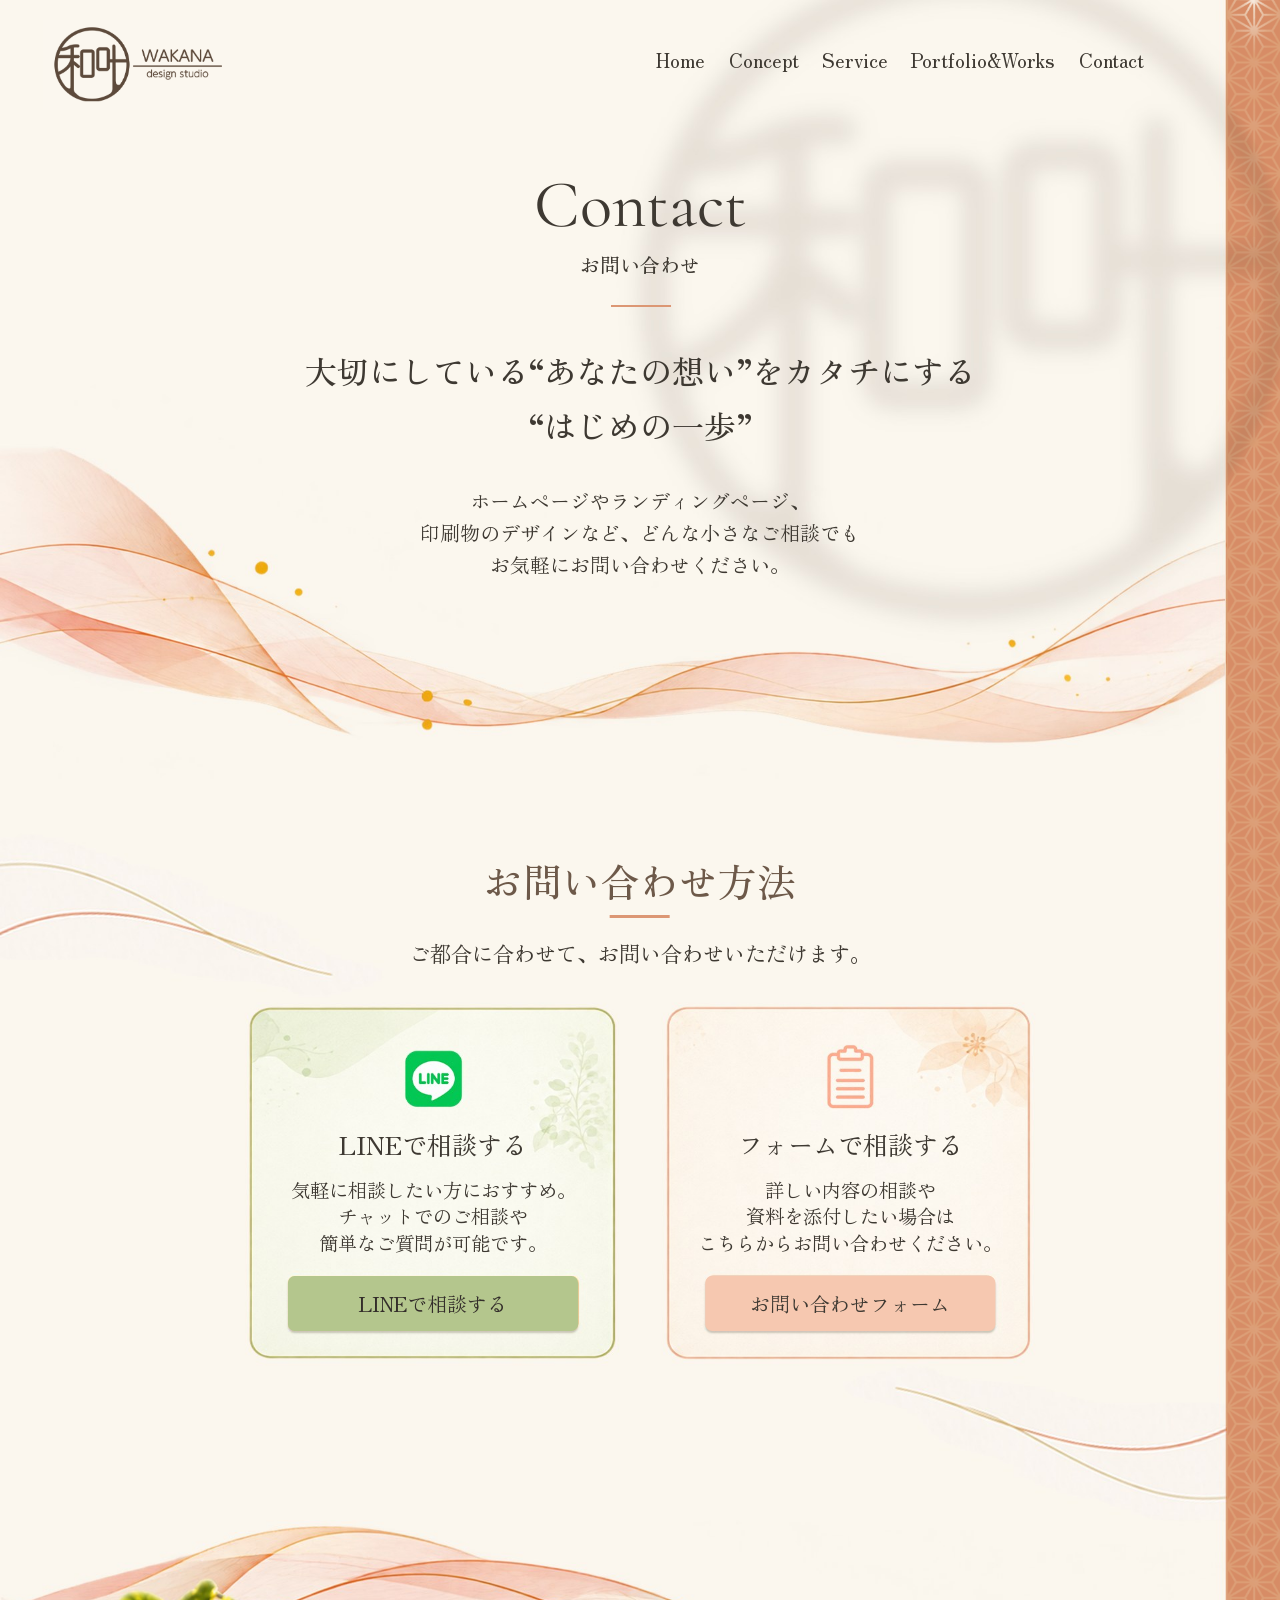
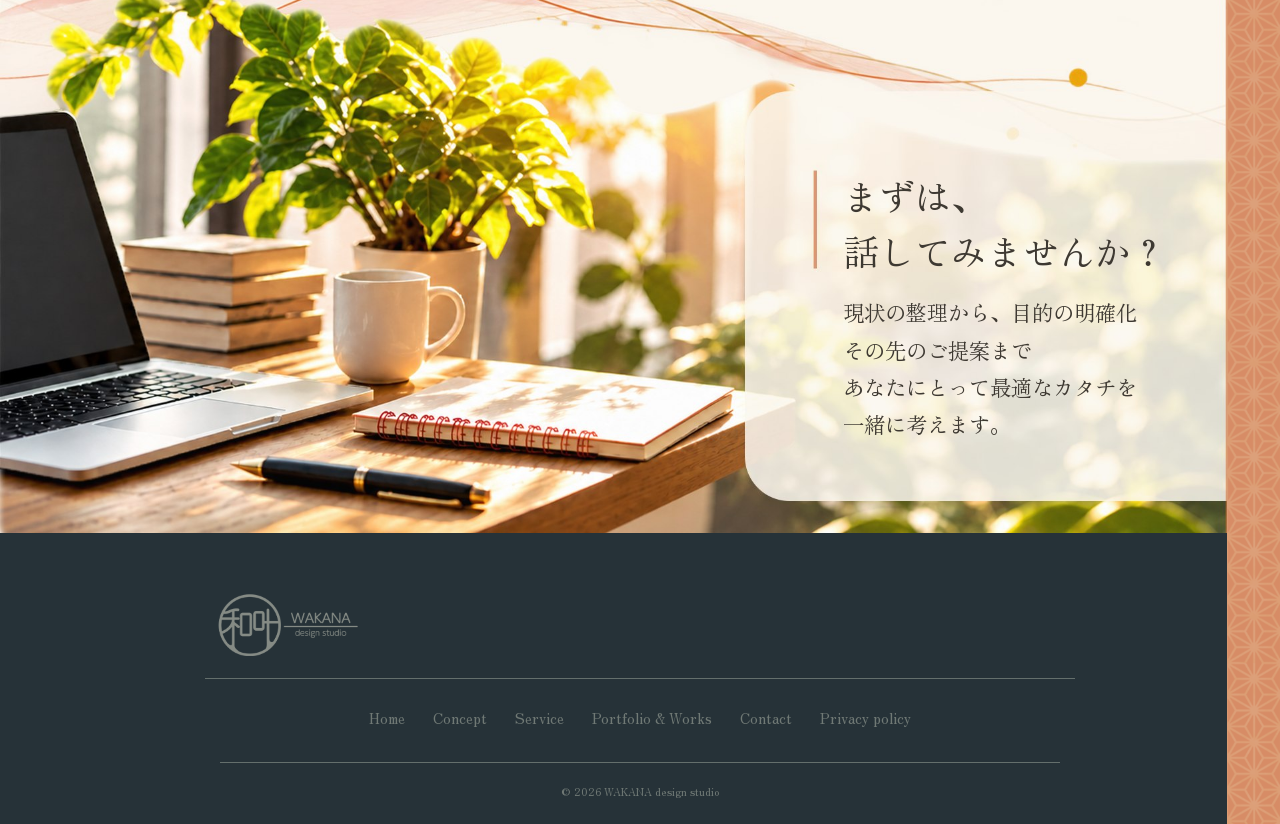
<file: contact.html>
<!DOCTYPE html>
<html lang="ja">
<head>
  <meta charset="UTF-8">
  <meta name="viewport" content="width=device-width, initial-scale=1.0">
  <title>Contact | 和叶 WAKANA Design Studio</title>
  <meta name="description" content="大切にしている“あなたの想い”をカタチにする“はじめの一歩”。和叶（WAKANA Design Studio）へのお問い合わせはLINEまたはフォームから。">
  <link rel="canonical" href="https://design.wakana-life.com/contact.html">
  <link rel="icon" href="favicon.ico?v=20261121c" sizes="any">
  <link rel="icon" href="assets/img/favicon/favicon-32x32.png?v=20261121c" type="image/png" sizes="32x32">
  <link rel="icon" href="assets/img/favicon/favicon-16x16.png?v=20261121c" type="image/png" sizes="16x16">
  <link rel="apple-touch-icon" href="assets/img/favicon/apple-touch-icon.png?v=20261121c" sizes="180x180">
  <meta property="og:type" content="website">
  <meta property="og:site_name" content="和叶 WAKANA Design Studio">
  <meta property="og:locale" content="ja_JP">
  <meta property="og:title" content="Contact | 和叶 WAKANA Design Studio">
  <meta property="og:description" content="大切にしている“あなたの想い”をカタチにする“はじめの一歩”。和叶（WAKANA Design Studio）へのお問い合わせはLINEまたはフォームから。">
  <meta property="og:url" content="https://design.wakana-life.com/contact.html">
  <meta property="og:image" content="https://design.wakana-life.com/assets/img/common/og-image.jpg">
  <meta property="og:image:width" content="1200">
  <meta property="og:image:height" content="630">
  <meta property="og:image:alt" content="和叶 WAKANA Design Studio　大切にしている想いを、あなたらしく届く形へ。">
  <meta name="twitter:card" content="summary_large_image">
  <link rel="preconnect" href="https://fonts.googleapis.com">
  <link rel="preconnect" href="https://fonts.gstatic.com" crossorigin>
  <link rel="stylesheet" href="https://fonts.googleapis.com/css2?family=Cormorant+Garamond&family=Zen+Old+Mincho:wght@400;500&display=swap">
  <link rel="stylesheet" href="assets/css/base.css">
  <link rel="stylesheet" href="assets/css/common.css">
  <link rel="stylesheet" href="assets/css/contact.css">
  <script src="assets/js/page-entry.js"></script>
  <script src="assets/js/menu.js" defer></script>
  <script src="assets/js/pattern-light.js" defer></script>
</head>
<body>
<div class="page" id="top" tabindex="-1">
  <a class="skip-link" href="#main">本文へスキップ</a>

  <!-- ===== スマホ：ヘッダー（320:705 共通）・メニュー（221:517） ===== -->
  <header class="sp-header sp-only">
    <a class="sp-header__logo" href="index.html">
      <img src="assets/img/common/logo.png" width="280" height="135" alt="和叶 WAKANA design studio（Homeへ）">
    </a>
    <button class="menu-toggle" type="button" aria-expanded="false" aria-controls="site-menu">
      <img src="assets/img/common/icon-menu.svg" width="44" height="44" alt="メニューを開く">
    </button>
  </header>

  <div class="site-menu sp-only" id="site-menu" role="dialog" aria-modal="true" aria-label="メニュー" hidden>
    <div class="site-menu__backdrop" data-menu-close></div>
    <div class="site-menu__panel">
      <div class="site-menu__shippo site-menu__shippo--tl" aria-hidden="true">
        <div class="site-menu__shippo-pattern"><img src="assets/img/common/menu-shippo.svg" width="271" height="271" alt=""></div>
        <div class="site-menu__shippo-fade"></div>
      </div>
      <div class="site-menu__shippo site-menu__shippo--br" aria-hidden="true">
        <div class="site-menu__shippo-pattern"><img src="assets/img/common/menu-shippo.svg" width="271" height="271" alt=""></div>
        <div class="site-menu__shippo-fade"></div>
      </div>
      <div class="site-menu__head">
        <button class="menu-close" type="button" data-menu-close>
          <img src="assets/img/common/icon-close.svg" width="44" height="44" alt="メニューを閉じる">
        </button>
      </div>
      <nav aria-label="メインメニュー">
        <ul class="site-menu__list">
          <li><a class="nav-link" href="index.html">Home</a></li>
          <li><a class="nav-link" href="concept.html">Concept</a></li>
          <li><a class="nav-link" href="service.html">Service</a></li>
          <li><a class="nav-link" href="portfolio.html">Portfolio&amp;Works</a></li>
          <li><a class="nav-link" href="#top" aria-current="page">Contact</a></li>
        </ul>
      </nav>
    </div>
  </div>

  <!-- 全ページを通した一本の和柄（スマホでは非表示） -->
  <div class="rail" aria-hidden="true"><div class="rail__glow"><div class="rail__light"></div></div></div>

  <main id="main">
    <!-- ===== 01｜Contact FV（PC 90:152 ／ スマホ 320:712） ===== -->
    <section class="ct-fv" aria-labelledby="ct-title">
      <!-- PC：外側の枠（正規ロゴ・横並びナビ）。承認済みConcept・Serviceと同じ配置ルール -->
      <div class="ct-fv__outer pc-only">
        <a class="ct-fv__logo" href="index.html">
          <img src="assets/img/common/logo.png" width="280" height="135" alt="和叶 WAKANA design studio（Homeへ）">
        </a>
        <nav class="ct-fv__nav" aria-label="メインメニュー">
          <ul class="ct-fv__list">
            <li><a class="nav-link" href="index.html">Home</a></li>
            <li><a class="nav-link" href="concept.html">Concept</a></li>
            <li><a class="nav-link" href="service.html">Service</a></li>
            <li><a class="nav-link" href="portfolio.html">Portfolio&amp;Works</a></li>
            <li><a class="nav-link" href="#top" aria-current="page">Contact</a></li>
          </ul>
        </nav>
      </div>
      <div class="ct-frame">
        <div class="ct-art ct-art--fv">
          <!-- PC：背景（桃色の波・ぼかしロゴ）と、背景の右端より外側のぼかしロゴの続き（Conceptと同じ扱い） -->
          <div class="ct-fv__bg pc-only" aria-hidden="true"></div>
          <div class="ct-fv__bglogo pc-only" aria-hidden="true"><img src="assets/img/home/fv-back-image-logo.png" width="1371" height="1368" alt=""></div>
          <!-- スマホ：共通の桃色あしらい（320:753：Homeの原本の波を左右反転、55%） -->
          <div class="ct-fv__deco sp-only" aria-hidden="true"><img src="assets/img/home/service-wave-main.jpg" width="1190" height="400" alt=""></div>
          <div class="ct-col">
            <h1 class="ct-fv__title" id="ct-title">Contact</h1>
            <p class="ct-fv__title-ja">お問い合わせ</p>
            <span class="ct-divider ct-fv__divider" aria-hidden="true"></span>
            <p class="ct-fv__message">大切にしている“あなたの想い”を<br class="br-sp">カタチにする<br>“はじめの一歩”</p>
            <p class="ct-fv__intro">ホームページやランディングページ、<br>印刷物のデザインなど、<br class="br-sp">どんな小さなご相談でも<br>お気軽にお問い合わせください。</p>
          </div>
        </div>
      </div>
    </section>

    <!-- ===== 02｜お問い合わせ方法（PC 90:155 ／ スマホ 320:718） ===== -->
    <section class="ct-methods" aria-labelledby="ct-methods-title">
      <div class="ct-frame">
        <div class="ct-art ct-art--methods">
          <div class="ct-col">
            <h2 class="ct-methods__title" id="ct-methods-title">お問い合わせ方法</h2>
            <span class="ct-divider ct-methods__divider" aria-hidden="true"></span>
            <p class="ct-methods__guide">ご都合に合わせて、<br class="br-sp">お問い合わせいただけます。</p>
          </div>
          <ul class="ct-cards">
            <!-- LINE｜相談カード（PC：背景画像のカードに文字とボタンを重ねる／スマホ 320:721：HTMLのカード） -->
            <li class="ct-card ct-card--line">
              <img class="ct-card__plant" src="assets/img/contact/sp-plant-line.png" width="120" height="248" alt="">
              <img class="ct-card__icon" src="assets/img/contact/sp-icon-line.png" width="87" height="87" alt="">
              <h3 class="ct-card__title">LINEで相談する</h3>
              <p class="ct-card__text">気軽に相談したい方におすすめ。<br>チャットでのご相談や<br>簡単なご質問が可能です。</p>
              <!-- Figma 90:187：クリックで https://lin.ee/7kDfRDG を新しいタブで開く -->
              <a class="ct-btn ct-btn--line" href="https://lin.ee/7kDfRDG" target="_blank" rel="noopener noreferrer">LINEで相談する<span class="visually-hidden">（LINEが新しいタブで開きます）</span></a>
            </li>
            <!-- フォーム｜相談カード（PC：背景画像のカード／スマホ 320:729） -->
            <li class="ct-card ct-card--form">
              <img class="ct-card__plant" src="assets/img/contact/sp-plant-form.png" width="129" height="180" alt="">
              <img class="ct-card__icon" src="assets/img/contact/sp-icon-form.png" width="72" height="92" alt="">
              <h3 class="ct-card__title">フォームで相談する</h3>
              <p class="ct-card__text">詳しい内容の相談や<br>資料を添付したい場合は<br>こちらからお問い合わせください。</p>
              <!-- ホバー・フォーカスは Figma 90:199（State=Default → Active、0.4秒）どおり。
                   クリック先：Googleフォームの回答者向けURL（2026-11-10 ユーザー指定）。LINEと同じく新しいタブで開く -->
              <a class="ct-btn ct-btn--form" href="https://docs.google.com/forms/d/e/1FAIpQLSdAqq9_9OiVdNaUspGeRqawGC--ka5RrkA0B0HOD99jUIxDjA/viewform" target="_blank" rel="noopener noreferrer">お問い合わせフォーム<span class="visually-hidden">（Googleフォームが新しいタブで開きます）</span></a>
            </li>
          </ul>
        </div>
      </div>
    </section>

    <!-- ===== 03｜まずは、話してみませんか？（PC 90:158 ／ スマホ 320:737） ===== -->
    <section class="ct-talk" aria-labelledby="ct-talk-title">
      <div class="ct-frame">
        <div class="ct-art ct-art--talk">
          <div class="ct-talk__photo sp-only"><img src="assets/img/contact/sp-photo.jpg" width="1104" height="920" alt="朝の光が差し込む木の机に、ノートパソコン、観葉植物、マグカップ、ノートとペンが置かれた相談の風景" loading="lazy"></div>
          <div class="ct-talk__text">
            <h2 class="ct-talk__title" id="ct-talk-title">まずは、<br>話してみませんか？</h2>
            <p class="ct-talk__message">現状の整理から、目的の明確化<br>その先のご提案まで<br>あなたにとって最適なカタチを<br>一緒に考えます。</p>
          </div>
        </div>
      </div>
    </section>
  </main>

  <!-- ===== フッター（Home共通） ===== -->
  <footer class="site-footer">
    <div class="site-footer__inner">
      <a class="site-footer__logo" href="index.html">
        <img src="assets/img/common/footer-logo.png" width="225" height="110" alt="和叶 WAKANA design studio（Homeへ）" loading="lazy">
      </a>
      <hr class="site-footer__rule site-footer__rule--top">
      <nav class="site-footer__nav" aria-label="フッターメニュー">
        <ul class="site-footer__list">
          <li><a class="nav-link" href="index.html">Home</a></li>
          <li><a class="nav-link" href="concept.html">Concept</a></li>
          <li><a class="nav-link" href="service.html">Service</a></li>
          <li><a class="nav-link" href="portfolio.html">Portfolio &amp; Works</a></li>
          <li><a class="nav-link" href="#top" aria-current="page">Contact</a></li>
          <li><a class="nav-link" href="privacy.html">Privacy policy</a></li>
        </ul>
      </nav>
      <hr class="site-footer__rule site-footer__rule--bottom">
      <p class="site-footer__copy"><small>© 2026 WAKANA design studio</small></p>
    </div>
  </footer>
</div>
</body>
</html>
</file>
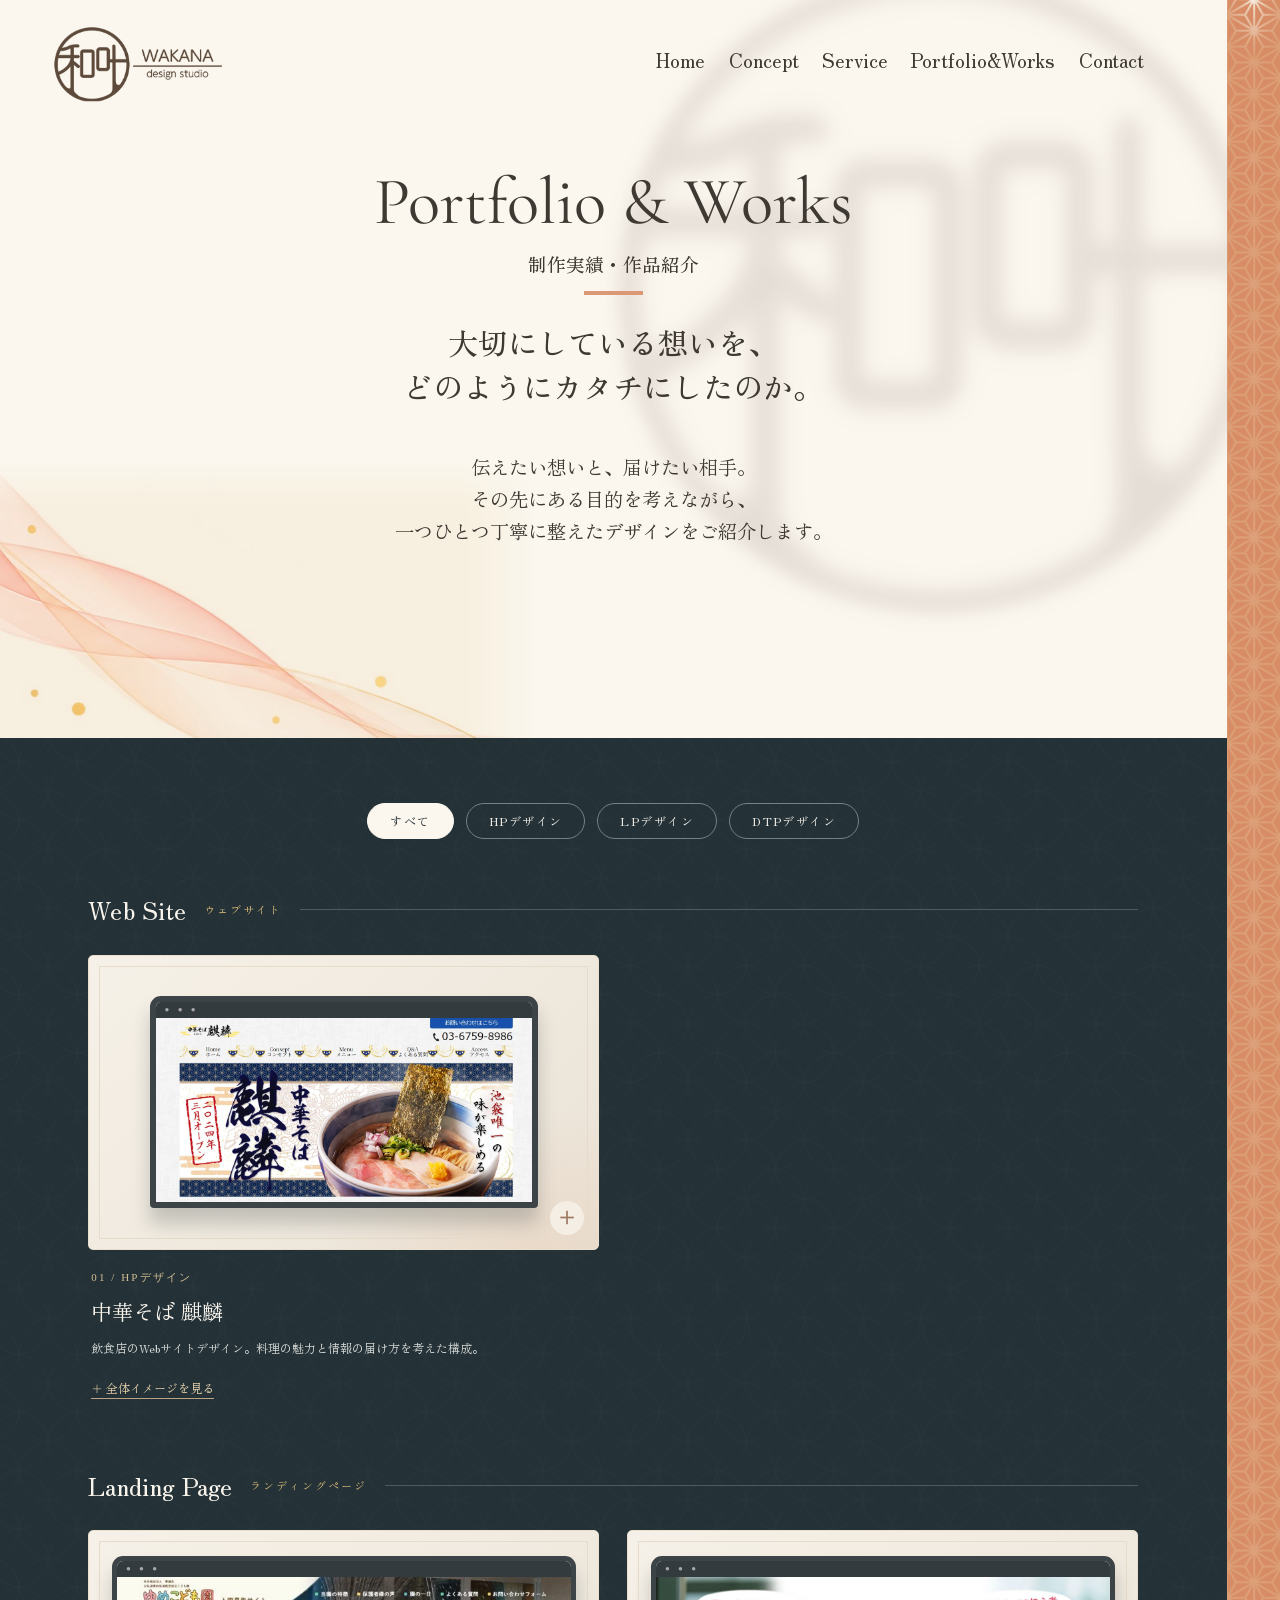
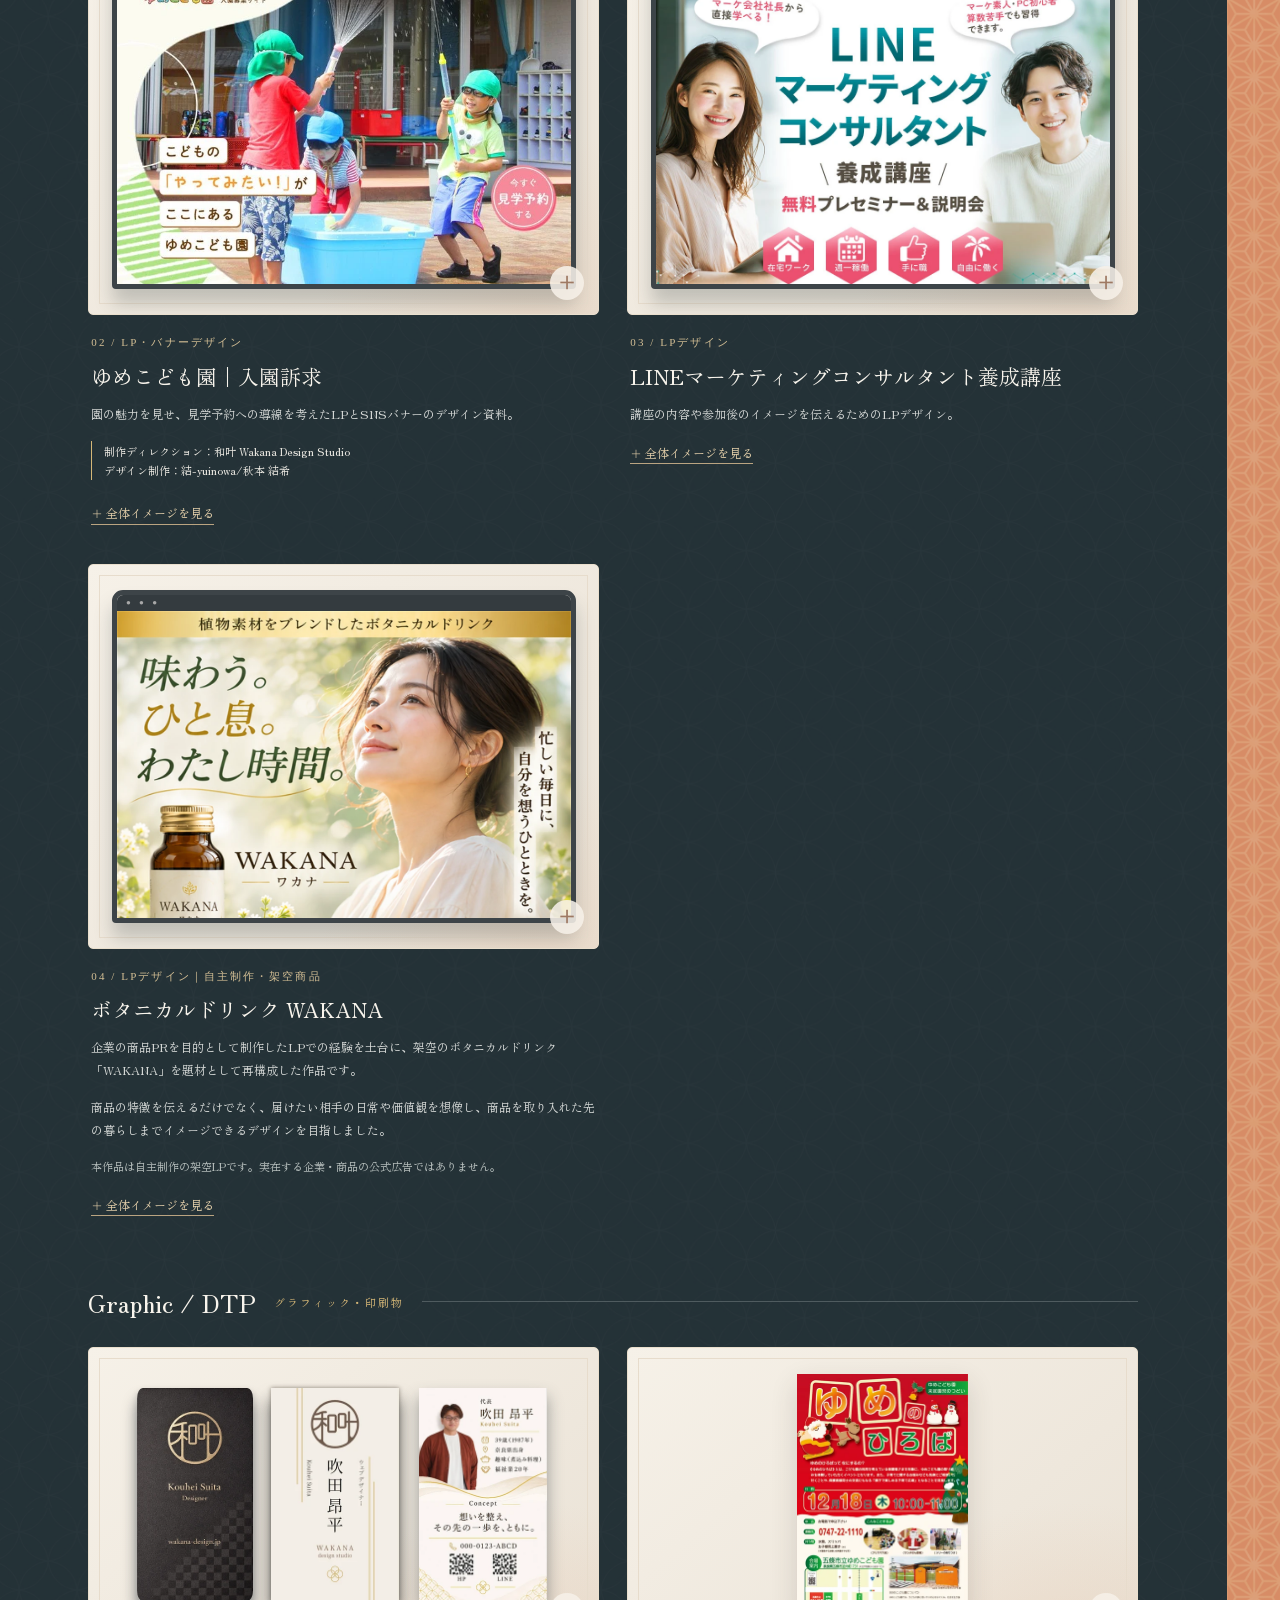
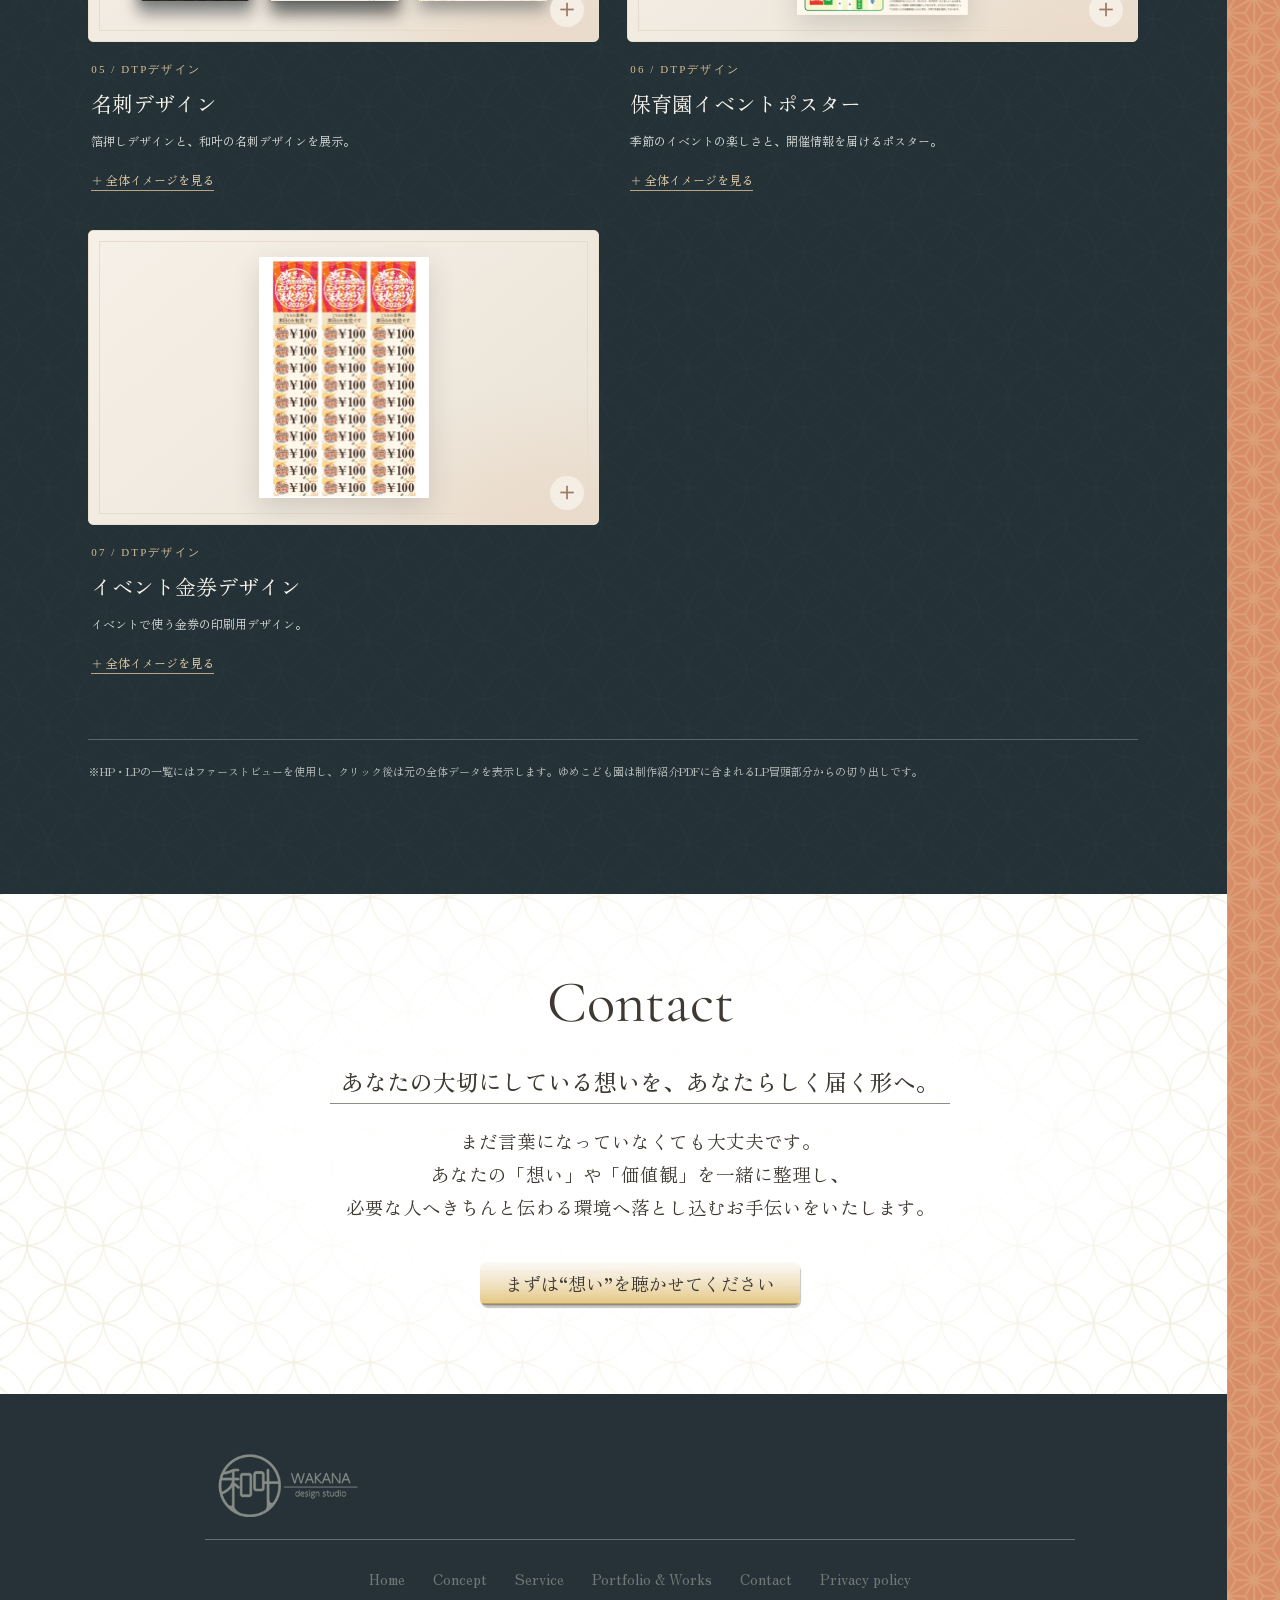
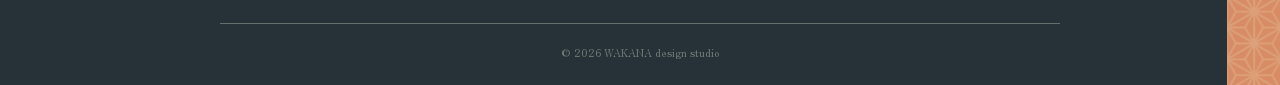
<file: portfolio.html>
<!DOCTYPE html>
<html lang="ja">
<head>
  <meta charset="UTF-8">
  <meta name="viewport" content="width=device-width, initial-scale=1.0">
  <title>Portfolio &amp; Works | 和叶 WAKANA Design Studio</title>
  <meta name="description" content="和叶（WAKANA Design Studio）の制作実績・作品紹介。HPデザイン・LPデザイン・DTPデザインをご紹介します。">
  <link rel="canonical" href="https://design.wakana-life.com/portfolio.html">
  <link rel="icon" href="favicon.ico?v=20261121c" sizes="any">
  <link rel="icon" href="assets/img/favicon/favicon-32x32.png?v=20261121c" type="image/png" sizes="32x32">
  <link rel="icon" href="assets/img/favicon/favicon-16x16.png?v=20261121c" type="image/png" sizes="16x16">
  <link rel="apple-touch-icon" href="assets/img/favicon/apple-touch-icon.png?v=20261121c" sizes="180x180">
  <meta property="og:type" content="website">
  <meta property="og:site_name" content="和叶 WAKANA Design Studio">
  <meta property="og:locale" content="ja_JP">
  <meta property="og:title" content="Portfolio &amp; Works | 和叶 WAKANA Design Studio">
  <meta property="og:description" content="和叶（WAKANA Design Studio）の制作実績・作品紹介。HPデザイン・LPデザイン・DTPデザインをご紹介します。">
  <meta property="og:url" content="https://design.wakana-life.com/portfolio.html">
  <meta property="og:image" content="https://design.wakana-life.com/assets/img/common/og-image.jpg">
  <meta property="og:image:width" content="1200">
  <meta property="og:image:height" content="630">
  <meta property="og:image:alt" content="和叶 WAKANA Design Studio　大切にしている想いを、あなたらしく届く形へ。">
  <meta name="twitter:card" content="summary_large_image">
  <link rel="preconnect" href="https://fonts.googleapis.com">
  <link rel="preconnect" href="https://fonts.gstatic.com" crossorigin>
  <link rel="stylesheet" href="https://fonts.googleapis.com/css2?family=Cormorant+Garamond&family=Zen+Old+Mincho:wght@400;500&display=swap">
  <link rel="stylesheet" href="assets/css/base.css">
  <link rel="stylesheet" href="assets/css/common.css">
  <link rel="stylesheet" href="assets/css/sections.css">
  <link rel="stylesheet" href="assets/css/portfolio.css">
  <script src="assets/js/page-entry.js"></script>
  <script src="assets/js/menu.js" defer></script>
  <script src="assets/js/pattern-light.js" defer></script>
  <script src="assets/js/portfolio.js" defer></script>
</head>
<body>
<div class="page" id="top" tabindex="-1">
  <a class="skip-link" href="#main">本文へスキップ</a>

  <!-- ===== スマホ：ヘッダー・メニュー（公式共通：Concept/Service/Contactと同じ） ===== -->
  <header class="sp-header sp-only">
    <a class="sp-header__logo" href="index.html">
      <img src="assets/img/common/logo.png" width="280" height="135" alt="和叶 WAKANA design studio（Homeへ）">
    </a>
    <button class="menu-toggle" type="button" aria-expanded="false" aria-controls="site-menu">
      <img src="assets/img/common/icon-menu.svg" width="44" height="44" alt="メニューを開く">
    </button>
  </header>

  <div class="site-menu sp-only" id="site-menu" role="dialog" aria-modal="true" aria-label="メニュー" hidden>
    <div class="site-menu__backdrop" data-menu-close></div>
    <div class="site-menu__panel">
      <div class="site-menu__shippo site-menu__shippo--tl" aria-hidden="true">
        <div class="site-menu__shippo-pattern"><img src="assets/img/common/menu-shippo.svg" width="271" height="271" alt=""></div>
        <div class="site-menu__shippo-fade"></div>
      </div>
      <div class="site-menu__shippo site-menu__shippo--br" aria-hidden="true">
        <div class="site-menu__shippo-pattern"><img src="assets/img/common/menu-shippo.svg" width="271" height="271" alt=""></div>
        <div class="site-menu__shippo-fade"></div>
      </div>
      <div class="site-menu__head">
        <button class="menu-close" type="button" data-menu-close>
          <img src="assets/img/common/icon-close.svg" width="44" height="44" alt="メニューを閉じる">
        </button>
      </div>
      <nav aria-label="メインメニュー">
        <ul class="site-menu__list">
          <li><a class="nav-link" href="index.html">Home</a></li>
          <li><a class="nav-link" href="concept.html">Concept</a></li>
          <li><a class="nav-link" href="service.html">Service</a></li>
          <li><a class="nav-link" href="#top" aria-current="page">Portfolio&amp;Works</a></li>
          <li><a class="nav-link" href="contact.html">Contact</a></li>
        </ul>
      </nav>
    </div>
  </div>

  <!-- 全ページを通した一本の和柄（スマホでは非表示）：common.css / pattern-light.js -->
  <div class="rail" aria-hidden="true"><div class="rail__glow"><div class="rail__light"></div></div></div>

  <main id="main">
    <!-- ===== 01｜FV ===== -->
    <section class="pw-fv" aria-labelledby="pw-title">
      <!-- PC：正規ロゴ・横並びナビ（Concept/Service/Contactと同じ外側の枠・同じ値） -->
      <div class="pw-fv__outer pc-only">
        <a class="pw-fv__logo" href="index.html">
          <img src="assets/img/common/logo.png" width="280" height="135" alt="和叶 WAKANA design studio（Homeへ）">
        </a>
        <nav class="pw-fv__nav" aria-label="メインメニュー">
          <ul class="pw-fv__list">
            <li><a class="nav-link" href="index.html">Home</a></li>
            <li><a class="nav-link" href="concept.html">Concept</a></li>
            <li><a class="nav-link" href="service.html">Service</a></li>
            <li><a class="nav-link" href="#top" aria-current="page">Portfolio&amp;Works</a></li>
            <li><a class="nav-link" href="contact.html">Contact</a></li>
          </ul>
        </nav>
      </div>
      <!-- 背景ぼかしロゴ（素材 fv-back-image-logo-soft.png の効果のまま。追加のblur・opacityなし） -->
      <div class="pw-fv__bglogo" aria-hidden="true"></div>
      <!-- 左下の流線（Serviceと同じ pc-fv-wave.jpg） -->
      <div class="pw-fv__wave" aria-hidden="true"></div>
      <div class="pw-inner">
        <div class="pw-wrap pw-fv__body">
          <h1 class="pw-fv__title" id="pw-title">Portfolio &amp; Works</h1>
          <p class="pw-fv__title-ja">制作実績・作品紹介</p>
          <span class="pw-fv__dash" aria-hidden="true"></span>
          <p class="pw-fv__lead">大切にしている想いを、<br>どのようにカタチにしたのか。</p>
          <p class="pw-fv__desc">伝えたい想いと、届けたい相手。<br>その先にある目的を考えながら、<br>一つひとつ丁寧に整えたデザインをご紹介します。</p>
        </div>
      </div>
    </section>

    <!-- ===== 02｜作品一覧 ===== -->
    <section class="pw-works" id="works" aria-labelledby="works-title">
      <div class="pw-inner">
        <div class="pw-wrap">
          <h2 class="visually-hidden" id="works-title">制作実績一覧</h2>
          <div class="pw-filters" role="group" aria-label="作品のカテゴリー">
            <button class="pw-filter is-active" type="button" data-filter="all" aria-pressed="true">すべて</button>
            <button class="pw-filter" type="button" data-filter="hp" aria-pressed="false">HPデザイン</button>
            <button class="pw-filter" type="button" data-filter="lp" aria-pressed="false">LPデザイン</button>
            <button class="pw-filter" type="button" data-filter="dtp" aria-pressed="false">DTPデザイン</button>
          </div>

          <!-- Web Site -->
          <section class="pw-cat" data-category="hp" aria-labelledby="cat-hp">
            <div class="pw-cat__head"><h3 id="cat-hp">Web Site</h3><small>ウェブサイト</small></div>
            <div class="pw-grid">
              <article class="pw-work" data-work="01">
                <div class="pw-visual pw-visual--web" data-open="01">
                  <div class="pw-art"><span class="pw-crop pw-crop--restaurant"><img src="assets/img/portfolio/list-restaurant.webp" width="1129" height="1060" alt="中華そば 麒麟" loading="lazy"></span></div>
                  <span class="pw-plus" aria-hidden="true">＋</span>
                </div>
                <div class="pw-work__info">
                  <p class="pw-work__no">01 / HPデザイン</p>
                  <h4 class="pw-work__name">中華そば 麒麟</h4>
                  <p class="pw-work__desc">飲食店のWebサイトデザイン。料理の魅力と情報の届け方を考えた構成。</p>
                  <button class="pw-open" type="button" data-open="01" aria-haspopup="dialog">＋ 全体イメージを見る</button>
                </div>
              </article>
              <!-- HP作品の追加予定枠（管理用）：公開時に空のカードを見せないよう hidden。作品追加時は hidden を外して内容を差し替え、表示番号を振り直す -->
              <article class="pw-work is-pending" data-work="02" hidden>
                <div class="pw-visual pw-visual--pending">
                  <div class="pw-art"><div class="pw-pending__symbol" aria-hidden="true">＋</div><div class="pw-pending__label">作品画像・準備中</div></div>
                </div>
                <div class="pw-work__info">
                  <p class="pw-work__no">追加予定 / HPデザイン</p>
                  <h4 class="pw-work__name">HP作品（追加予定）</h4>
                  <p class="pw-work__desc">作品データの追加を予定している枠です。</p>
                  <span class="pw-open pw-open--pending">掲載予定</span>
                </div>
              </article>
            </div>
          </section>

          <!-- Landing Page -->
          <section class="pw-cat" data-category="lp" aria-labelledby="cat-lp">
            <div class="pw-cat__head"><h3 id="cat-lp">Landing Page</h3><small>ランディングページ</small></div>
            <div class="pw-grid">
              <article class="pw-work" data-work="03">
                <div class="pw-visual pw-visual--web" data-open="03">
                  <div class="pw-art"><span class="pw-crop pw-crop--nursery"><img src="assets/img/portfolio/list-nursery.webp" width="660" height="820" alt="ゆめこども園｜入園訴求" loading="lazy"></span></div>
                  <span class="pw-plus" aria-hidden="true">＋</span>
                </div>
                <div class="pw-work__info">
                  <p class="pw-work__no">02 / LP・バナーデザイン</p>
                  <h4 class="pw-work__name">ゆめこども園｜入園訴求</h4>
                  <p class="pw-work__desc">園の魅力を見せ、見学予約への導線を考えたLPとSNSバナーのデザイン資料。</p>
                  <p class="pw-work__credit">制作ディレクション：和叶 Wakana Design Studio<br>デザイン制作：結-yuinowa/秋本 結希</p>
                  <button class="pw-open" type="button" data-open="03" aria-haspopup="dialog">＋ 全体イメージを見る</button>
                </div>
              </article>
              <article class="pw-work" data-work="04">
                <div class="pw-visual pw-visual--web" data-open="04">
                  <!-- LINE講座の一覧画像：提供のFV画像（LINE_FV.png 1000×993）を原寸のままWebP化。枠いっぱい・上端中央合わせ（portfolio.css）。拡大画面は従来の全体画像のまま -->
                  <div class="pw-art"><span class="pw-crop pw-crop--marketing"><img src="assets/img/portfolio/list-marketing.webp" width="1000" height="993" alt="LINEマーケティングコンサルタント養成講座" loading="lazy"></span></div>
                  <span class="pw-plus" aria-hidden="true">＋</span>
                </div>
                <div class="pw-work__info">
                  <p class="pw-work__no">03 / LPデザイン</p>
                  <h4 class="pw-work__name">LINEマーケティングコンサルタント養成講座</h4>
                  <p class="pw-work__desc">講座の内容や参加後のイメージを伝えるためのLPデザイン。</p>
                  <button class="pw-open" type="button" data-open="04" aria-haspopup="dialog">＋ 全体イメージを見る</button>
                </div>
              </article>
              <!-- 04 ボタニカルドリンク WAKANA（自主制作・架空商品） -->
              <article class="pw-work" data-work="05">
                <div class="pw-visual pw-visual--web" data-open="05">
                  <div class="pw-art"><span class="pw-crop pw-crop--botanical"><img src="assets/img/portfolio/list-botanical.webp" width="1080" height="1005" alt="ボタニカルドリンク WAKANA" loading="lazy"></span></div>
                  <span class="pw-plus" aria-hidden="true">＋</span>
                </div>
                <div class="pw-work__info">
                  <p class="pw-work__no">04 / LPデザイン｜自主制作・架空商品</p>
                  <h4 class="pw-work__name">ボタニカルドリンク WAKANA</h4>
                  <p class="pw-work__desc">企業の商品PRを目的として制作したLPでの経験を土台に、架空のボタニカルドリンク「WAKANA」を題材として再構成した作品です。</p>
                  <p class="pw-work__desc">商品の特徴を伝えるだけでなく、届けたい相手の日常や価値観を想像し、商品を取り入れた先の暮らしまでイメージできるデザインを目指しました。</p>
                  <p class="pw-work__note">本作品は自主制作の架空LPです。実在する企業・商品の公式広告ではありません。</p>
                  <button class="pw-open" type="button" data-open="05" aria-haspopup="dialog">＋ 全体イメージを見る</button>
                </div>
              </article>
            </div>
          </section>

          <!-- Graphic / DTP -->
          <section class="pw-cat" data-category="dtp" aria-labelledby="cat-dtp">
            <div class="pw-cat__head"><h3 id="cat-dtp">Graphic / DTP</h3><small>グラフィック・印刷物</small></div>
            <div class="pw-grid">
              <article class="pw-work" data-work="06">
                <div class="pw-visual pw-visual--cards" data-open="06">
                  <div class="pw-art">
                    <span class="pw-crop pw-crop--foil"><img src="assets/img/portfolio/list-foil.webp" width="280" height="516" alt="名刺デザイン" loading="lazy"></span><img src="assets/img/portfolio/list-cardfront.webp" width="260" height="430" alt="名刺デザイン 2" loading="lazy"><img src="assets/img/portfolio/list-cardback.webp" width="260" height="430" alt="名刺デザイン 3" loading="lazy">
                  </div>
                  <span class="pw-plus" aria-hidden="true">＋</span>
                </div>
                <div class="pw-work__info">
                  <p class="pw-work__no">05 / DTPデザイン</p>
                  <h4 class="pw-work__name">名刺デザイン</h4>
                  <p class="pw-work__desc">箔押しデザインと、和叶の名刺デザインを展示。</p>
                  <button class="pw-open" type="button" data-open="06" aria-haspopup="dialog">＋ 全体イメージを見る</button>
                </div>
              </article>
              <article class="pw-work" data-work="07">
                <div class="pw-visual pw-visual--poster" data-open="07">
                  <div class="pw-art"><img src="assets/img/portfolio/list-poster.webp" width="344" height="484" alt="保育園イベントポスター 1" loading="lazy"></div>
                  <span class="pw-plus" aria-hidden="true">＋</span>
                </div>
                <div class="pw-work__info">
                  <p class="pw-work__no">06 / DTPデザイン</p>
                  <h4 class="pw-work__name">保育園イベントポスター</h4>
                  <p class="pw-work__desc">季節のイベントの楽しさと、開催情報を届けるポスター。</p>
                  <button class="pw-open" type="button" data-open="07" aria-haspopup="dialog">＋ 全体イメージを見る</button>
                </div>
              </article>
              <article class="pw-work" data-work="08">
                <div class="pw-visual pw-visual--ticket" data-open="08">
                  <div class="pw-art"><img src="assets/img/portfolio/list-ticket.webp" width="342" height="484" alt="イベント金券デザイン 1" loading="lazy"></div>
                  <span class="pw-plus" aria-hidden="true">＋</span>
                </div>
                <div class="pw-work__info">
                  <p class="pw-work__no">07 / DTPデザイン</p>
                  <h4 class="pw-work__name">イベント金券デザイン</h4>
                  <p class="pw-work__desc">イベントで使う金券の印刷用デザイン。</p>
                  <button class="pw-open" type="button" data-open="08" aria-haspopup="dialog">＋ 全体イメージを見る</button>
                </div>
              </article>
            </div>
          </section>

          <p class="pw-annotation">※HP・LPの一覧にはファーストビューを使用し、クリック後は元の全体データを表示します。ゆめこども園は制作紹介PDFに含まれるLP冒頭部分からの切り出しです。</p>
        </div>
      </div>
    </section>

    <!-- ===== 03｜Contact（公式共通：sections.css。Home/Concept/Serviceと同じ） ===== -->
    <section class="contact" id="contact" aria-labelledby="contact-title">
      <div class="contact__bg" aria-hidden="true"></div>
      <div class="contact__frame">
        <h2 class="sec-title contact__title" id="contact-title">Contact</h2>
        <p class="contact__lead">あなたの大切にしている想いを、あなたらしく届く形へ。</p>
        <hr class="contact__rule">
        <p class="contact__body">まだ言葉になっていなくても大丈夫です。<br>あなたの「想い」や「価値観」を一緒に整理し、<br>必要な人へきちんと伝わる環境へ落とし込む<br class="br-sp">お手伝いをいたします。</p>
        <a class="btn btn--contact" href="contact.html">まずは“想い”を聴かせてください</a>
      </div>
    </section>
  </main>

  <!-- ===== フッター（公式共通） ===== -->
  <footer class="site-footer">
    <div class="site-footer__inner">
      <a class="site-footer__logo" href="index.html">
        <img src="assets/img/common/footer-logo.png" width="225" height="110" alt="和叶 WAKANA design studio（Homeへ）" loading="lazy">
      </a>
      <hr class="site-footer__rule site-footer__rule--top">
      <nav class="site-footer__nav" aria-label="フッターメニュー">
        <ul class="site-footer__list">
          <li><a class="nav-link" href="index.html">Home</a></li>
          <li><a class="nav-link" href="concept.html">Concept</a></li>
          <li><a class="nav-link" href="service.html">Service</a></li>
          <li><a class="nav-link" href="#top" aria-current="page">Portfolio &amp; Works</a></li>
          <li><a class="nav-link" href="contact.html">Contact</a></li>
          <li><a class="nav-link" href="privacy.html">Privacy policy</a></li>
        </ul>
      </nav>
      <hr class="site-footer__rule site-footer__rule--bottom">
      <p class="site-footer__copy"><small>© 2026 WAKANA design studio</small></p>
    </div>
  </footer>
</div>

<!-- 作品の全体表示（dialog.showModal：背景は操作不可・Escで閉じる。portfolio.js） -->
<dialog class="pw-modal" id="pw-modal" aria-labelledby="pw-modal-title">
  <div class="pw-dialog">
    <div class="pw-dialog__header">
      <h2 id="pw-modal-title"></h2>
      <p id="pw-modal-subtitle"></p>
    </div>
    <button class="pw-dialog__close" type="button" aria-label="閉じる">×</button>
    <!-- 縦長の画像はこの中でスクロール。キーボードでも矢印キーで動かせるようフォーカス可能にする -->
    <div class="pw-dialog__content" id="pw-modal-content" tabindex="0" role="region" aria-label="作品の全体イメージ"></div>
  </div>
</dialog>
</body>
</html>
</file>
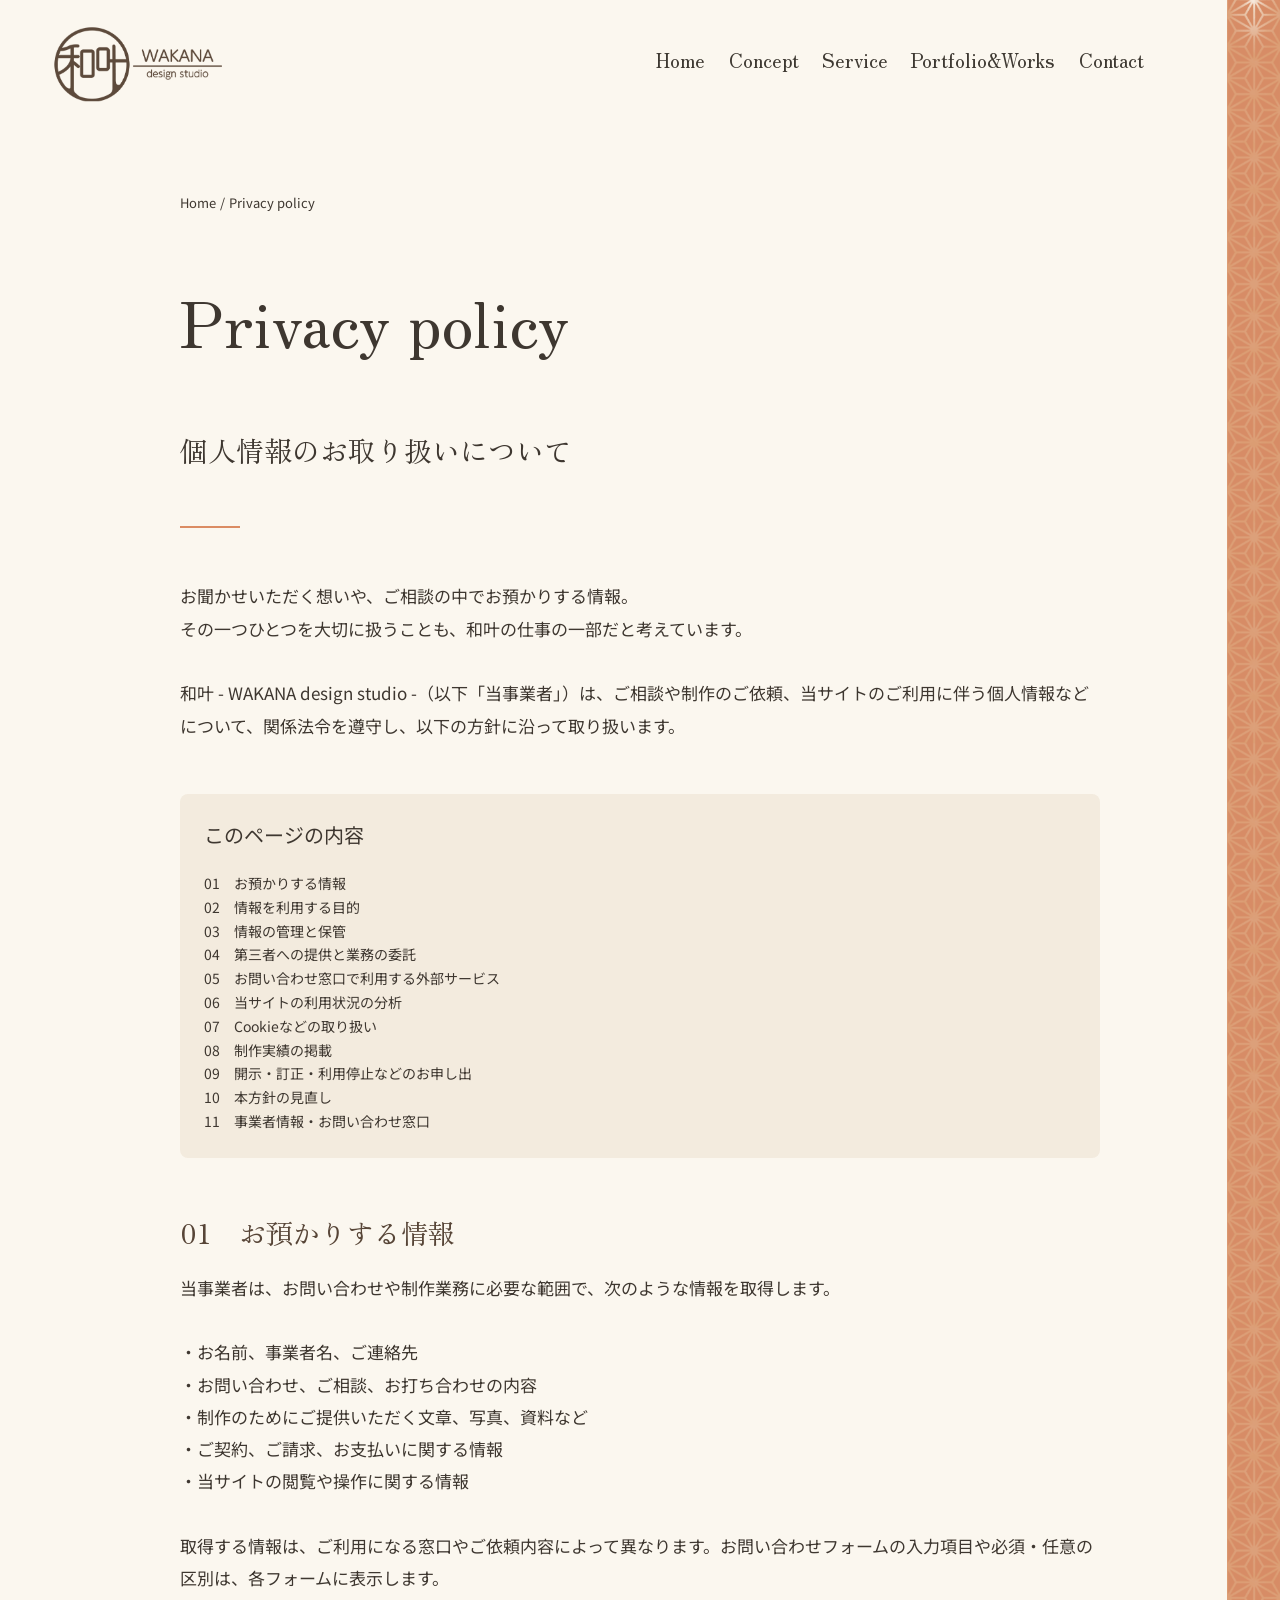
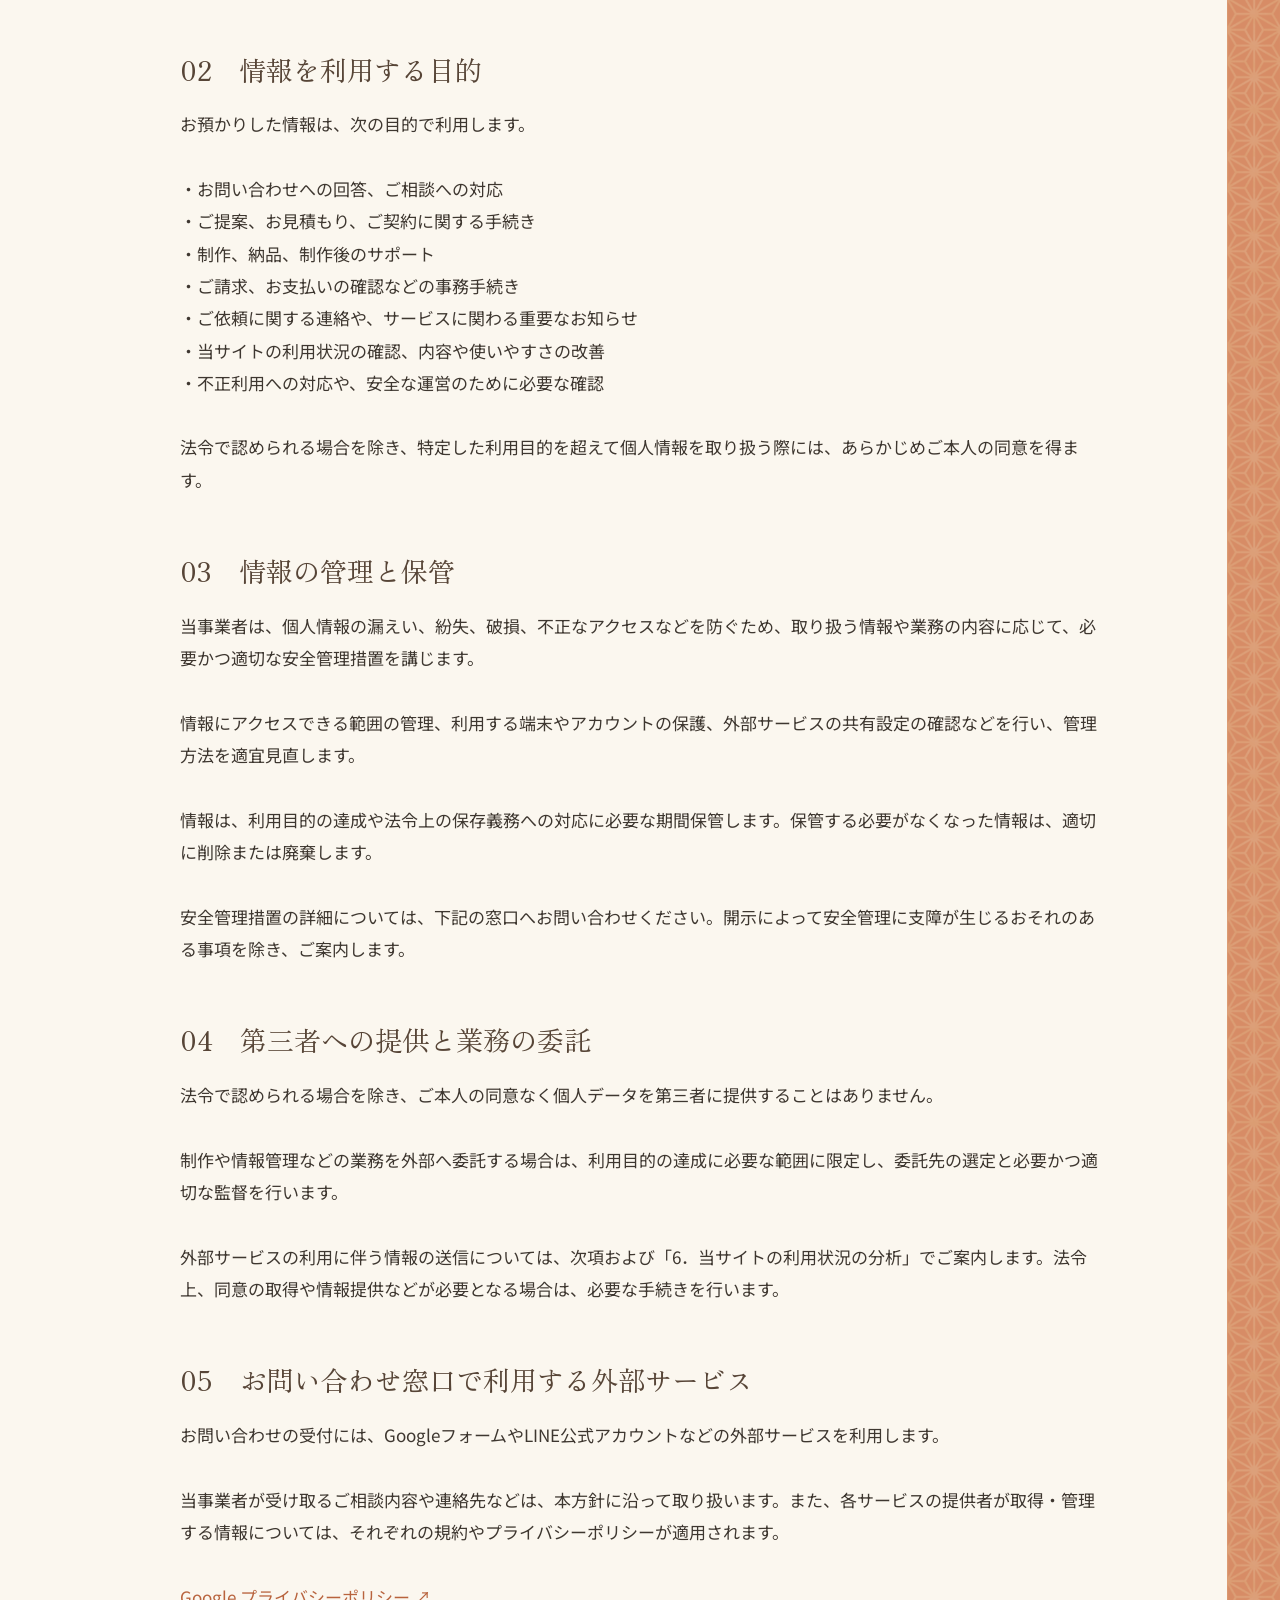
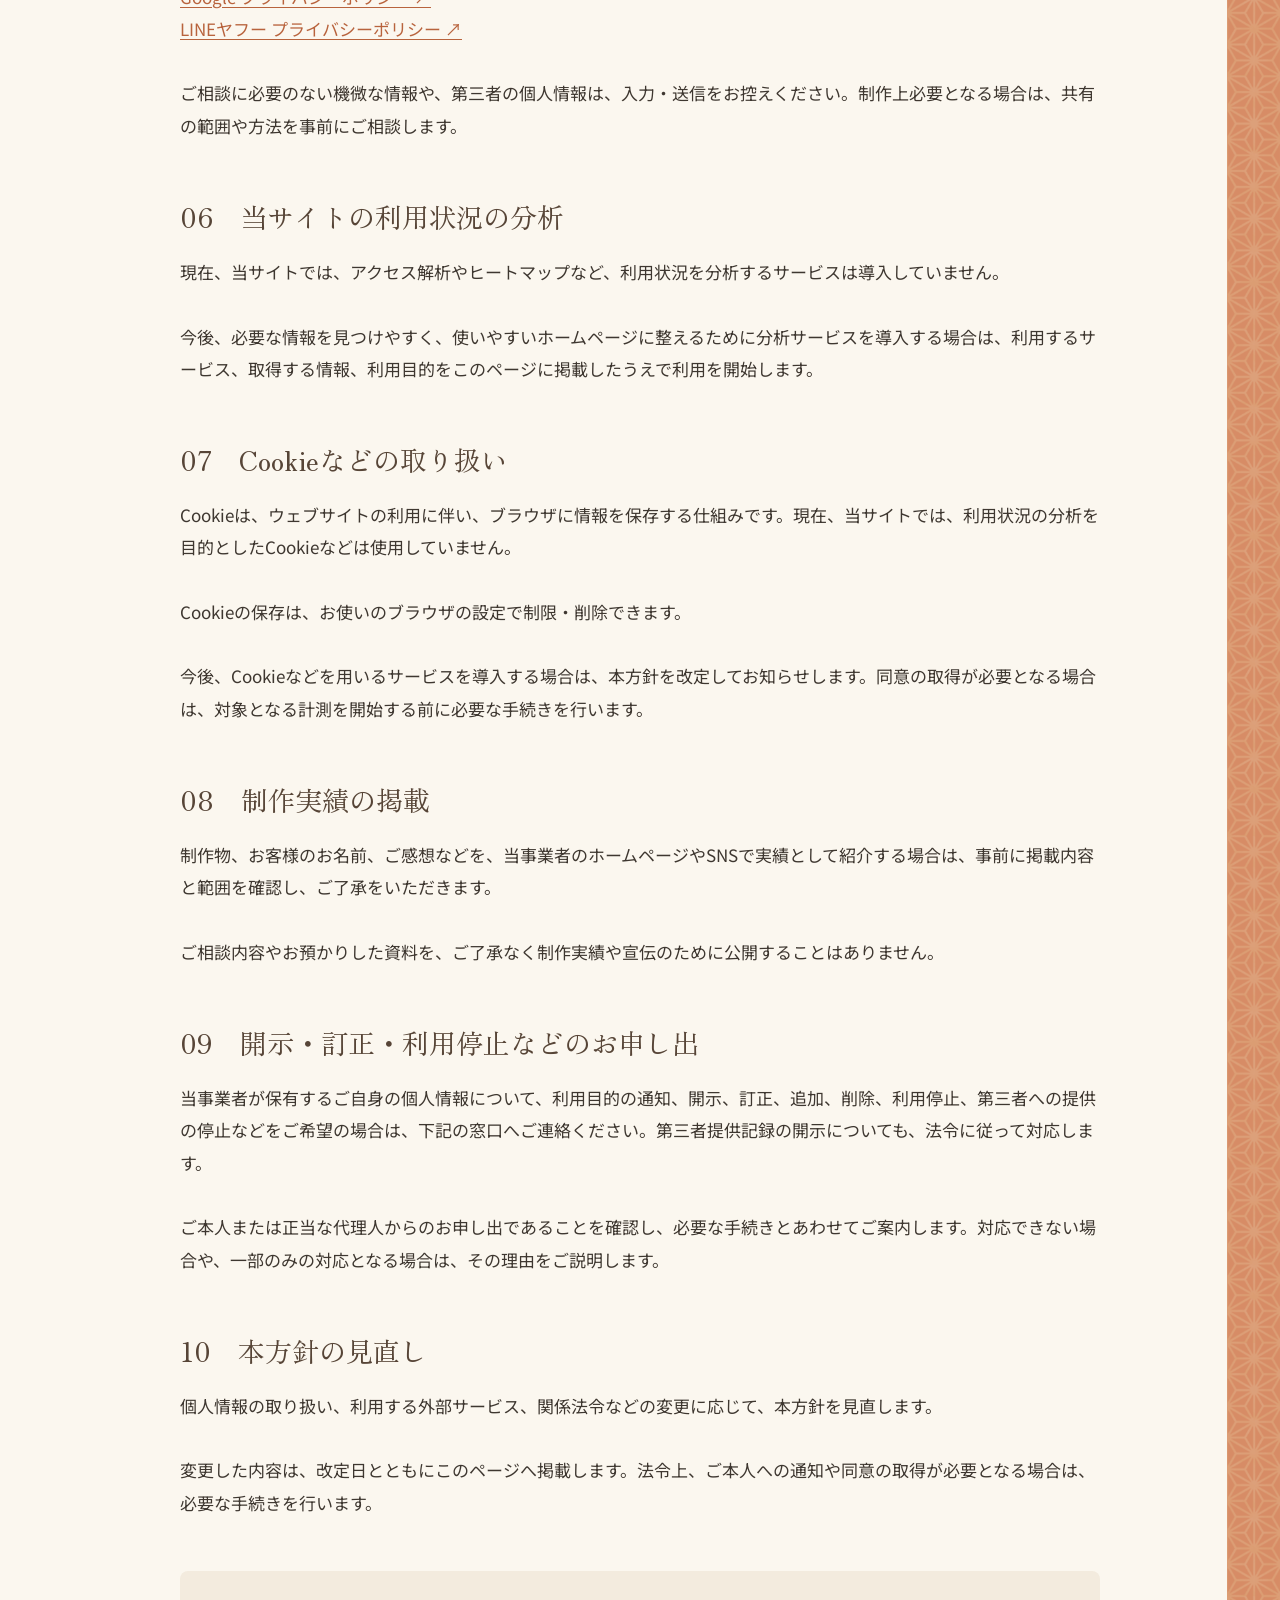
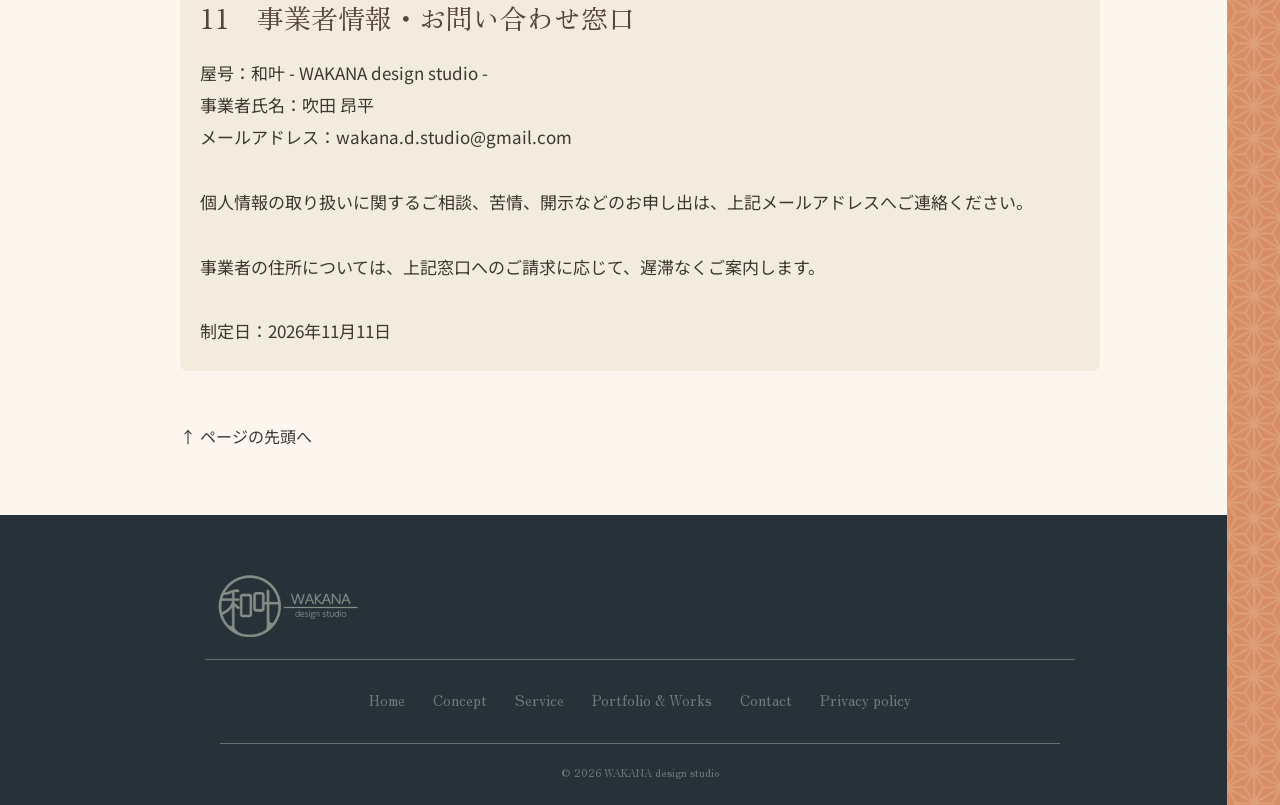
<file: privacy.html>
<!DOCTYPE html>
<html lang="ja">
<head>
  <meta charset="UTF-8">
  <meta name="viewport" content="width=device-width, initial-scale=1.0">
  <title>Privacy policy | 和叶 WAKANA Design Studio</title>
  <meta name="description" content="和叶 - WAKANA design studio - の個人情報のお取り扱いについて。お預かりする情報、利用目的、管理と保管、お問い合わせ窓口などをご案内します。">
  <link rel="canonical" href="https://design.wakana-life.com/privacy.html">
  <link rel="icon" href="favicon.ico?v=20261121c" sizes="any">
  <link rel="icon" href="assets/img/favicon/favicon-32x32.png?v=20261121c" type="image/png" sizes="32x32">
  <link rel="icon" href="assets/img/favicon/favicon-16x16.png?v=20261121c" type="image/png" sizes="16x16">
  <link rel="apple-touch-icon" href="assets/img/favicon/apple-touch-icon.png?v=20261121c" sizes="180x180">
  <meta property="og:type" content="website">
  <meta property="og:site_name" content="和叶 WAKANA Design Studio">
  <meta property="og:locale" content="ja_JP">
  <meta property="og:title" content="Privacy policy | 和叶 WAKANA Design Studio">
  <meta property="og:description" content="和叶 - WAKANA design studio - の個人情報のお取り扱いについて。お預かりする情報、利用目的、管理と保管、お問い合わせ窓口などをご案内します。">
  <meta property="og:url" content="https://design.wakana-life.com/privacy.html">
  <meta property="og:image" content="https://design.wakana-life.com/assets/img/common/og-image.jpg">
  <meta property="og:image:width" content="1200">
  <meta property="og:image:height" content="630">
  <meta property="og:image:alt" content="和叶 WAKANA Design Studio　大切にしている想いを、あなたらしく届く形へ。">
  <meta name="twitter:card" content="summary_large_image">
  <link rel="preconnect" href="https://fonts.googleapis.com">
  <link rel="preconnect" href="https://fonts.gstatic.com" crossorigin>
  <link rel="stylesheet" href="https://fonts.googleapis.com/css2?family=Cormorant+Garamond&family=Noto+Sans+JP:wght@400&family=Zen+Old+Mincho:wght@400;500&display=swap">
  <link rel="stylesheet" href="assets/css/base.css">
  <link rel="stylesheet" href="assets/css/common.css">
  <link rel="stylesheet" href="assets/css/privacy.css">
  <script src="assets/js/page-entry.js"></script>
  <script src="assets/js/menu.js" defer></script>
  <script src="assets/js/pattern-light.js" defer></script>
  <script type="application/ld+json">
  {
    "@context": "https://schema.org",
    "@type": "BreadcrumbList",
    "itemListElement": [
      { "@type": "ListItem", "position": 1, "name": "Home", "item": "https://design.wakana-life.com/" },
      { "@type": "ListItem", "position": 2, "name": "Privacy policy", "item": "https://design.wakana-life.com/privacy.html" }
    ]
  }
  </script>
</head>
<body>
<div class="page" id="top" tabindex="-1">
  <a class="skip-link" href="#main">本文へスキップ</a>

  <!-- ===== スマホ：ヘッダー・メニュー（承認済みの共通部品） ===== -->
  <header class="sp-header sp-only">
    <a class="sp-header__logo" href="index.html">
      <img src="assets/img/common/logo.png" width="280" height="135" alt="和叶 WAKANA design studio（Homeへ）">
    </a>
    <button class="menu-toggle" type="button" aria-expanded="false" aria-controls="site-menu">
      <img src="assets/img/common/icon-menu.svg" width="44" height="44" alt="メニューを開く">
    </button>
  </header>

  <div class="site-menu sp-only" id="site-menu" role="dialog" aria-modal="true" aria-label="メニュー" hidden>
    <div class="site-menu__backdrop" data-menu-close></div>
    <div class="site-menu__panel">
      <div class="site-menu__shippo site-menu__shippo--tl" aria-hidden="true">
        <div class="site-menu__shippo-pattern"><img src="assets/img/common/menu-shippo.svg" width="271" height="271" alt=""></div>
        <div class="site-menu__shippo-fade"></div>
      </div>
      <div class="site-menu__shippo site-menu__shippo--br" aria-hidden="true">
        <div class="site-menu__shippo-pattern"><img src="assets/img/common/menu-shippo.svg" width="271" height="271" alt=""></div>
        <div class="site-menu__shippo-fade"></div>
      </div>
      <div class="site-menu__head">
        <button class="menu-close" type="button" data-menu-close>
          <img src="assets/img/common/icon-close.svg" width="44" height="44" alt="メニューを閉じる">
        </button>
      </div>
      <nav aria-label="メインメニュー">
        <ul class="site-menu__list">
          <li><a class="nav-link" href="index.html">Home</a></li>
          <li><a class="nav-link" href="concept.html">Concept</a></li>
          <li><a class="nav-link" href="service.html">Service</a></li>
          <li><a class="nav-link" href="portfolio.html">Portfolio&amp;Works</a></li>
          <li><a class="nav-link" href="contact.html">Contact</a></li>
        </ul>
      </nav>
    </div>
  </div>

  <!-- 全ページを通した一本の和柄（スマホでは非表示） -->
  <div class="rail" aria-hidden="true"><div class="rail__glow"><div class="rail__light"></div></div></div>

  <!-- ===== PC：共通ヘッダー（正規ロゴ・横並びナビ。承認済みConcept・Service・Contactと同じ配置ルール） ===== -->
  <header class="pv-head pc-only">
    <div class="pv-head__outer">
      <a class="pv-head__logo" href="index.html">
        <img src="assets/img/common/logo.png" width="280" height="135" alt="和叶 WAKANA design studio（Homeへ）">
      </a>
      <nav class="pv-head__nav" aria-label="メインメニュー">
        <ul class="pv-head__list">
          <li><a class="nav-link" href="index.html">Home</a></li>
          <li><a class="nav-link" href="concept.html">Concept</a></li>
          <li><a class="nav-link" href="service.html">Service</a></li>
          <li><a class="nav-link" href="portfolio.html">Portfolio&amp;Works</a></li>
          <li><a class="nav-link" href="contact.html">Contact</a></li>
        </ul>
      </nav>
    </div>
  </header>

  <!-- ===== Privacy policy（PC 209:448 ／ スマホ 209:495） ===== -->
  <main id="main" class="pv-main">
    <nav class="pv-crumb" aria-label="現在位置">
      <ol>
        <li><a href="index.html">Home</a></li>
        <li aria-current="page">Privacy policy</li>
      </ol>
    </nav>

    <h1 class="pv-title">Privacy policy</h1>
    <p class="pv-subtitle">個人情報のお取り扱いについて</p>
    <span class="pv-accent" aria-hidden="true"></span>

    <div class="pv-text">
      <p>お聞かせいただく想いや、ご相談の中でお預かりする情報。<br>その一つひとつを大切に扱うことも、和叶の仕事の一部だと考えています。</p>
      <p>和叶 - WAKANA design studio -（以下「当事業者」）は、ご相談や制作のご依頼、当サイトのご利用に伴う個人情報などについて、関係法令を遵守し、以下の方針に沿って取り扱います。</p>
    </div>

    <nav class="pv-toc" aria-labelledby="pv-toc-title">
      <h2 class="pv-toc__title" id="pv-toc-title">このページの内容</h2>
      <ol class="pv-toc__list">
        <li><a href="#pv-01">01　お預かりする情報</a></li>
        <li><a href="#pv-02">02　情報を利用する目的</a></li>
        <li><a href="#pv-03">03　情報の管理と保管</a></li>
        <li><a href="#pv-04">04　第三者への提供と業務の委託</a></li>
        <li><a href="#pv-05">05　お問い合わせ窓口で利用する外部サービス</a></li>
        <li><a href="#pv-06">06　当サイトの利用状況の分析</a></li>
        <li><a href="#pv-07">07　Cookieなどの取り扱い</a></li>
        <li><a href="#pv-08">08　制作実績の掲載</a></li>
        <li><a href="#pv-09">09　開示・訂正・利用停止などのお申し出</a></li>
        <li><a href="#pv-10">10　本方針の見直し</a></li>
        <li><a href="#pv-11">11　事業者情報・お問い合わせ窓口</a></li>
      </ol>
    </nav>

    <section class="pv-sec" aria-labelledby="pv-01">
      <h2 class="pv-sec__title" id="pv-01">01　お預かりする情報</h2>
      <div class="pv-text">
        <p>当事業者は、お問い合わせや制作業務に必要な範囲で、次のような情報を取得します。</p>
        <ul class="pv-list">
          <li>お名前、事業者名、ご連絡先</li>
          <li>お問い合わせ、ご相談、お打ち合わせの内容</li>
          <li>制作のためにご提供いただく文章、写真、資料など</li>
          <li>ご契約、ご請求、お支払いに関する情報</li>
          <li>当サイトの閲覧や操作に関する情報</li>
        </ul>
        <p>取得する情報は、ご利用になる窓口やご依頼内容によって異なります。お問い合わせフォームの入力項目や必須・任意の区別は、各フォームに表示します。</p>
      </div>
    </section>

    <section class="pv-sec" aria-labelledby="pv-02">
      <h2 class="pv-sec__title" id="pv-02">02　情報を利用する目的</h2>
      <div class="pv-text">
        <p>お預かりした情報は、次の目的で利用します。</p>
        <ul class="pv-list">
          <li>お問い合わせへの回答、ご相談への対応</li>
          <li>ご提案、お見積もり、ご契約に関する手続き</li>
          <li>制作、納品、制作後のサポート</li>
          <li>ご請求、お支払いの確認などの事務手続き</li>
          <li>ご依頼に関する連絡や、サービスに関わる重要なお知らせ</li>
          <li>当サイトの利用状況の確認、内容や使いやすさの改善</li>
          <li>不正利用への対応や、安全な運営のために必要な確認</li>
        </ul>
        <p>法令で認められる場合を除き、特定した利用目的を超えて個人情報を取り扱う際には、あらかじめご本人の同意を得ます。</p>
      </div>
    </section>

    <section class="pv-sec" aria-labelledby="pv-03">
      <h2 class="pv-sec__title" id="pv-03">03　情報の管理と保管</h2>
      <div class="pv-text">
        <p>当事業者は、個人情報の漏えい、紛失、破損、不正なアクセスなどを防ぐため、取り扱う情報や業務の内容に応じて、必要かつ適切な安全管理措置を講じます。</p>
        <p>情報にアクセスできる範囲の管理、利用する端末やアカウントの保護、外部サービスの共有設定の確認などを行い、管理方法を適宜見直します。</p>
        <p>情報は、利用目的の達成や法令上の保存義務への対応に必要な期間保管します。保管する必要がなくなった情報は、適切に削除または廃棄します。</p>
        <p>安全管理措置の詳細については、下記の窓口へお問い合わせください。開示によって安全管理に支障が生じるおそれのある事項を除き、ご案内します。</p>
      </div>
    </section>

    <section class="pv-sec" aria-labelledby="pv-04">
      <h2 class="pv-sec__title" id="pv-04">04　第三者への提供と業務の委託</h2>
      <div class="pv-text">
        <p>法令で認められる場合を除き、ご本人の同意なく個人データを第三者に提供することはありません。</p>
        <p>制作や情報管理などの業務を外部へ委託する場合は、利用目的の達成に必要な範囲に限定し、委託先の選定と必要かつ適切な監督を行います。</p>
        <p>外部サービスの利用に伴う情報の送信については、次項および「6．当サイトの利用状況の分析」でご案内します。法令上、同意の取得や情報提供などが必要となる場合は、必要な手続きを行います。</p>
      </div>
    </section>

    <section class="pv-sec" aria-labelledby="pv-05">
      <h2 class="pv-sec__title" id="pv-05">05　お問い合わせ窓口で利用する外部サービス</h2>
      <div class="pv-text">
        <p>お問い合わせの受付には、GoogleフォームやLINE公式アカウントなどの外部サービスを利用します。</p>
        <p>当事業者が受け取るご相談内容や連絡先などは、本方針に沿って取り扱います。また、各サービスの提供者が取得・管理する情報については、それぞれの規約やプライバシーポリシーが適用されます。</p>
        <p class="pv-links">
          <a class="pv-ext" href="https://policies.google.com/privacy?hl=ja" target="_blank" rel="noopener noreferrer">Google プライバシーポリシー ↗<span class="visually-hidden">（新しいタブで開きます）</span></a>
          <a class="pv-ext" href="https://www.lycorp.co.jp/ja/company/privacypolicy/" target="_blank" rel="noopener noreferrer">LINEヤフー プライバシーポリシー ↗<span class="visually-hidden">（新しいタブで開きます）</span></a>
        </p>
        <p>ご相談に必要のない機微な情報や、第三者の個人情報は、入力・送信をお控えください。制作上必要となる場合は、共有の範囲や方法を事前にご相談します。</p>
      </div>
    </section>

    <!-- 06・07：Figma原稿は Google Search Console・Microsoft Clarity・User Heat を「利用します」と記載。
         2026-11-10 時点でいずれも未導入のため、導入済みと誤認されない文面に置き換えている（ユーザー確認待ち）。
         導入時は Figma 209:474／209:477 の原稿（サービスごとの説明とリンク）へ戻し、改定日を記載する -->
    <section class="pv-sec" aria-labelledby="pv-06">
      <h2 class="pv-sec__title" id="pv-06">06　当サイトの利用状況の分析</h2>
      <div class="pv-text">
        <p>現在、当サイトでは、アクセス解析やヒートマップなど、利用状況を分析するサービスは導入していません。</p>
        <p>今後、必要な情報を見つけやすく、使いやすいホームページに整えるために分析サービスを導入する場合は、利用するサービス、取得する情報、利用目的をこのページに掲載したうえで利用を開始します。</p>
      </div>
    </section>

    <section class="pv-sec" aria-labelledby="pv-07">
      <h2 class="pv-sec__title" id="pv-07">07　Cookieなどの取り扱い</h2>
      <div class="pv-text">
        <p>Cookieは、ウェブサイトの利用に伴い、ブラウザに情報を保存する仕組みです。現在、当サイトでは、利用状況の分析を目的としたCookieなどは使用していません。</p>
        <p>Cookieの保存は、お使いのブラウザの設定で制限・削除できます。</p>
        <p>今後、Cookieなどを用いるサービスを導入する場合は、本方針を改定してお知らせします。同意の取得が必要となる場合は、対象となる計測を開始する前に必要な手続きを行います。</p>
      </div>
    </section>

    <section class="pv-sec" aria-labelledby="pv-08">
      <h2 class="pv-sec__title" id="pv-08">08　制作実績の掲載</h2>
      <div class="pv-text">
        <p>制作物、お客様のお名前、ご感想などを、当事業者のホームページやSNSで実績として紹介する場合は、事前に掲載内容と範囲を確認し、ご了承をいただきます。</p>
        <p>ご相談内容やお預かりした資料を、ご了承なく制作実績や宣伝のために公開することはありません。</p>
      </div>
    </section>

    <section class="pv-sec" aria-labelledby="pv-09">
      <h2 class="pv-sec__title" id="pv-09">09　開示・訂正・利用停止などのお申し出</h2>
      <div class="pv-text">
        <p>当事業者が保有するご自身の個人情報について、利用目的の通知、開示、訂正、追加、削除、利用停止、第三者への提供の停止などをご希望の場合は、下記の窓口へご連絡ください。第三者提供記録の開示についても、法令に従って対応します。</p>
        <p>ご本人または正当な代理人からのお申し出であることを確認し、必要な手続きとあわせてご案内します。対応できない場合や、一部のみの対応となる場合は、その理由をご説明します。</p>
      </div>
    </section>

    <section class="pv-sec" aria-labelledby="pv-10">
      <h2 class="pv-sec__title" id="pv-10">10　本方針の見直し</h2>
      <div class="pv-text">
        <p>個人情報の取り扱い、利用する外部サービス、関係法令などの変更に応じて、本方針を見直します。</p>
        <p>変更した内容は、改定日とともにこのページへ掲載します。法令上、ご本人への通知や同意の取得が必要となる場合は、必要な手続きを行います。</p>
      </div>
    </section>

    <section class="pv-sec pv-sec--box" aria-labelledby="pv-11">
      <h2 class="pv-sec__title" id="pv-11">11　事業者情報・お問い合わせ窓口</h2>
      <div class="pv-text">
        <p>屋号：和叶 - WAKANA design studio -<br>事業者氏名：吹田 昂平<br>メールアドレス：<a class="pv-mail" href="mailto:wakana.d.studio@gmail.com">wakana.d.studio@gmail.com</a></p>
        <p>個人情報の取り扱いに関するご相談、苦情、開示などのお申し出は、上記メールアドレスへご連絡ください。</p>
        <p>事業者の住所については、上記窓口へのご請求に応じて、遅滞なくご案内します。</p>
        <p>制定日：2026年11月11日</p>
      </div>
    </section>

    <p class="pv-totop"><a href="#top">↑ ページの先頭へ</a></p>
  </main>

  <!-- ===== フッター（Home共通） ===== -->
  <footer class="site-footer">
    <div class="site-footer__inner">
      <a class="site-footer__logo" href="index.html">
        <img src="assets/img/common/footer-logo.png" width="225" height="110" alt="和叶 WAKANA design studio（Homeへ）" loading="lazy">
      </a>
      <hr class="site-footer__rule site-footer__rule--top">
      <nav class="site-footer__nav" aria-label="フッターメニュー">
        <ul class="site-footer__list">
          <li><a class="nav-link" href="index.html">Home</a></li>
          <li><a class="nav-link" href="concept.html">Concept</a></li>
          <li><a class="nav-link" href="service.html">Service</a></li>
          <li><a class="nav-link" href="portfolio.html">Portfolio &amp; Works</a></li>
          <li><a class="nav-link" href="contact.html">Contact</a></li>
          <li><a class="nav-link" href="#top" aria-current="page">Privacy policy</a></li>
        </ul>
      </nav>
      <hr class="site-footer__rule site-footer__rule--bottom">
      <p class="site-footer__copy"><small>© 2026 WAKANA design studio</small></p>
    </div>
  </footer>
</div>
</body>
</html>
</file>
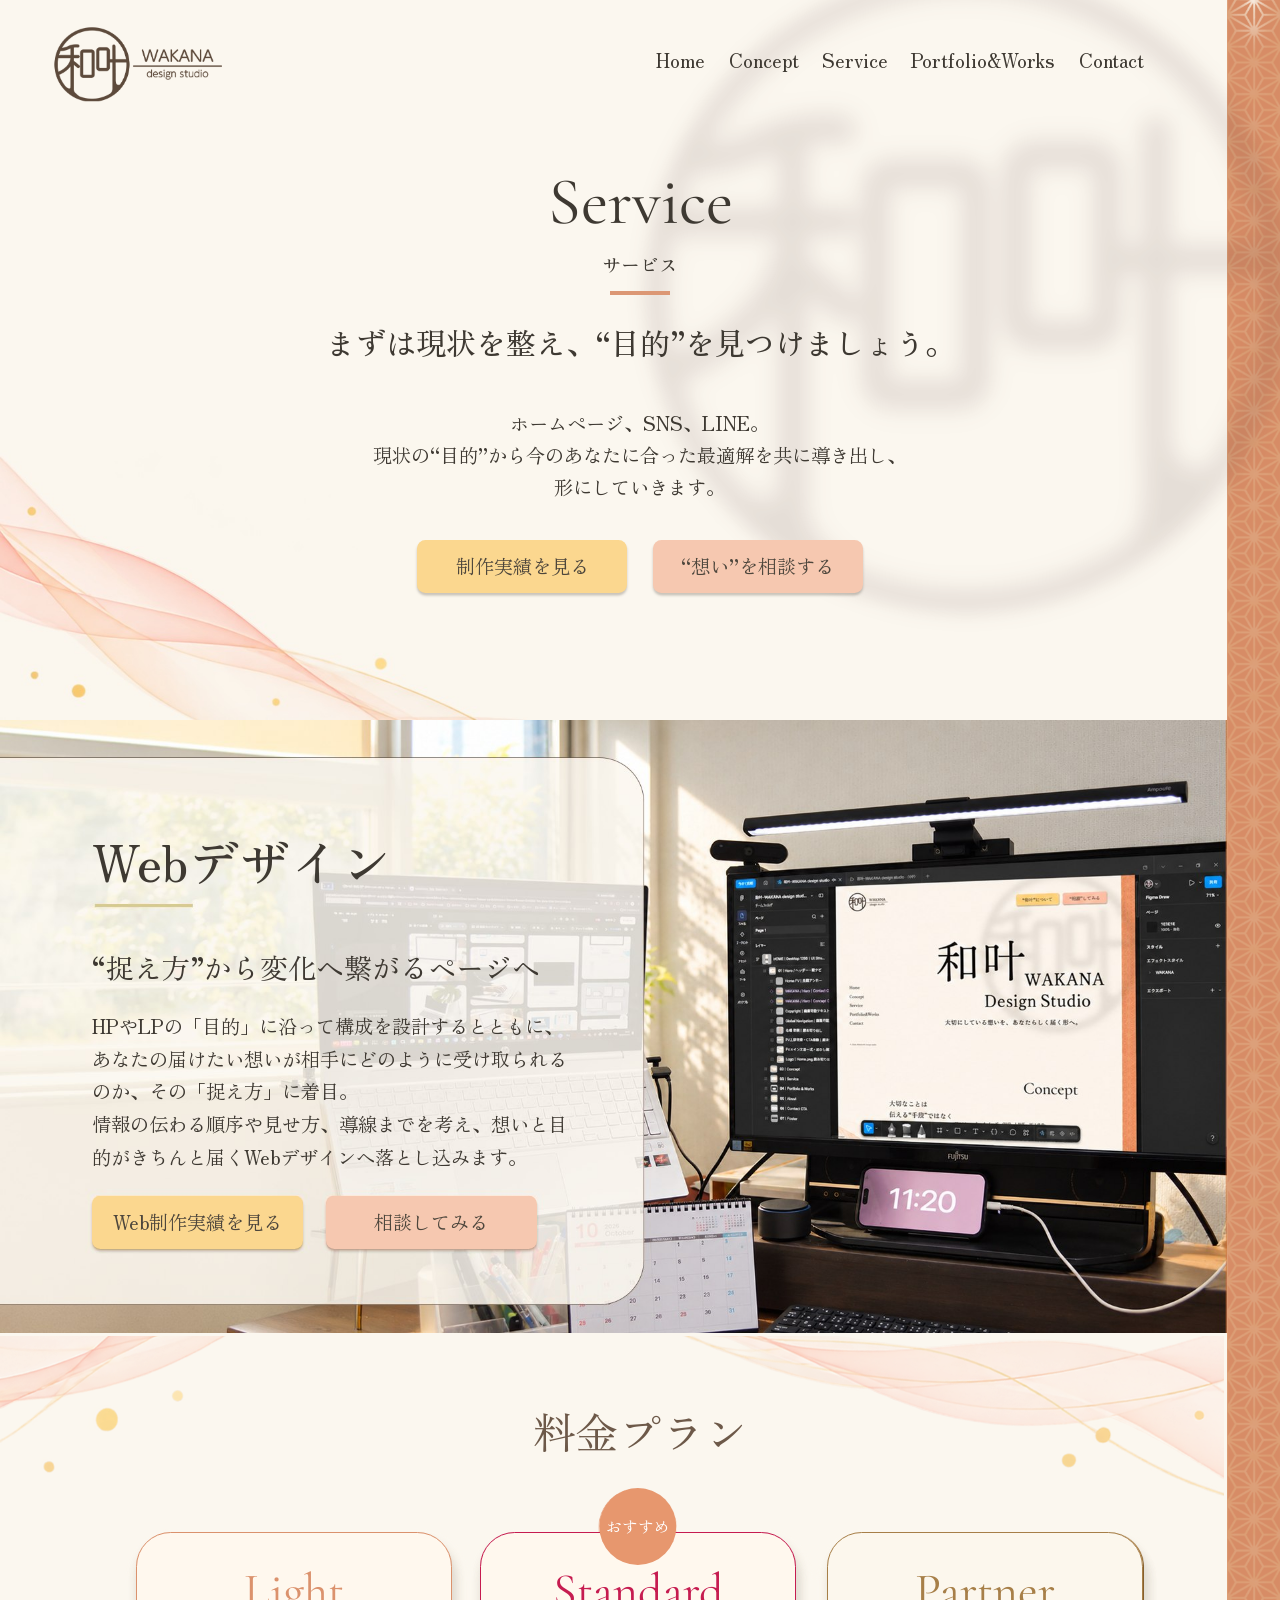
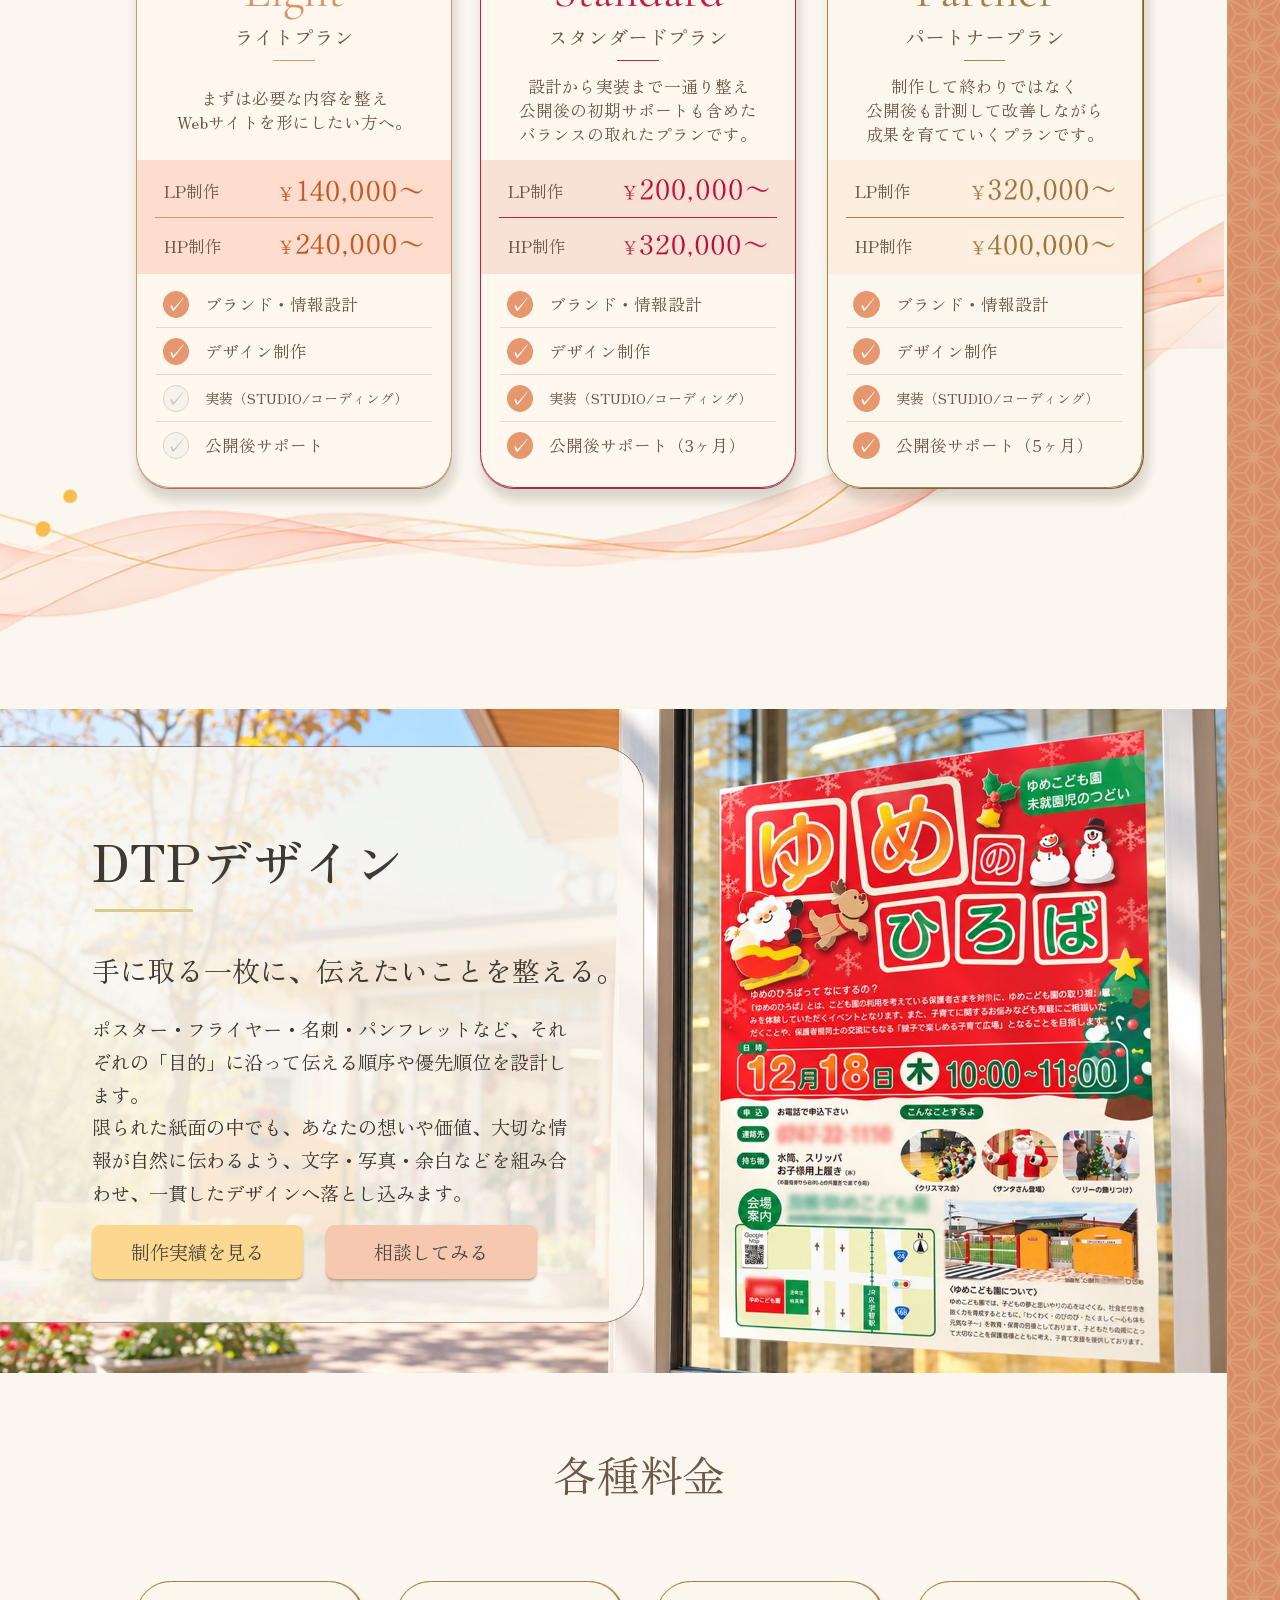
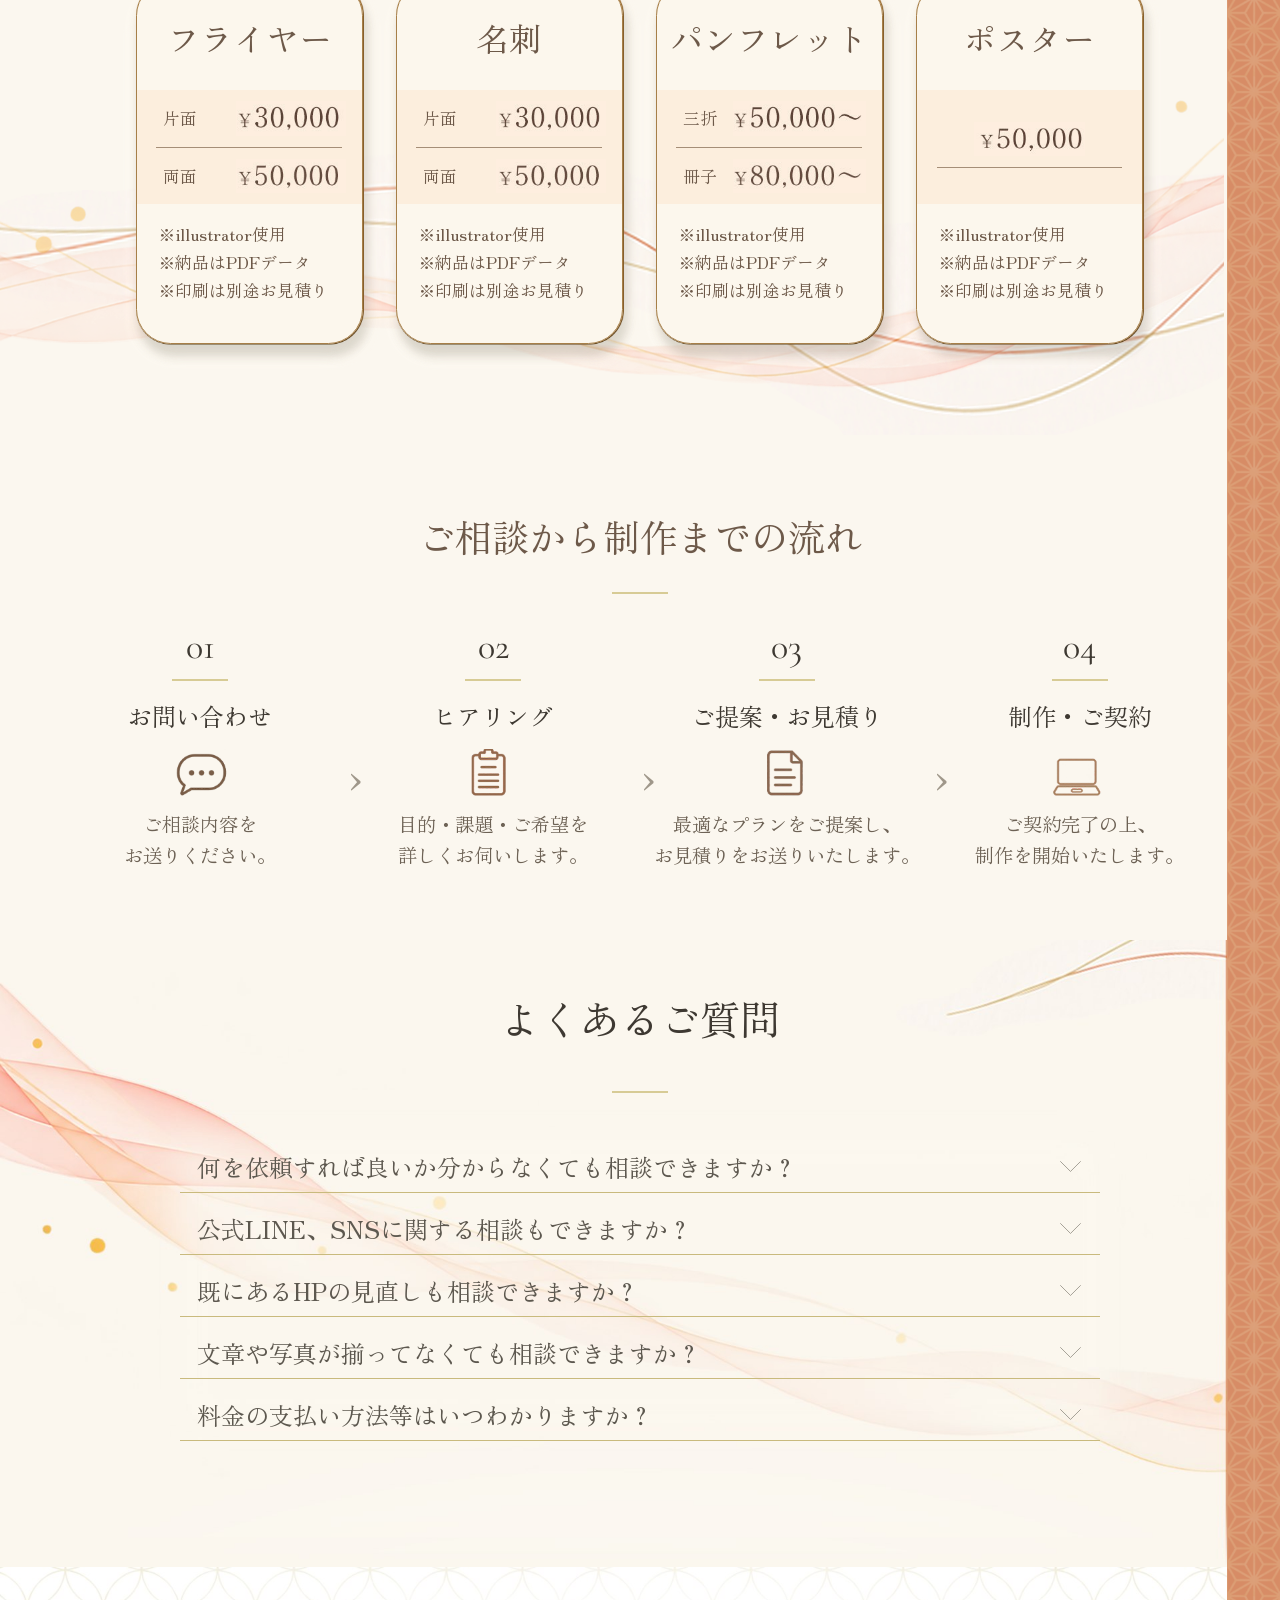
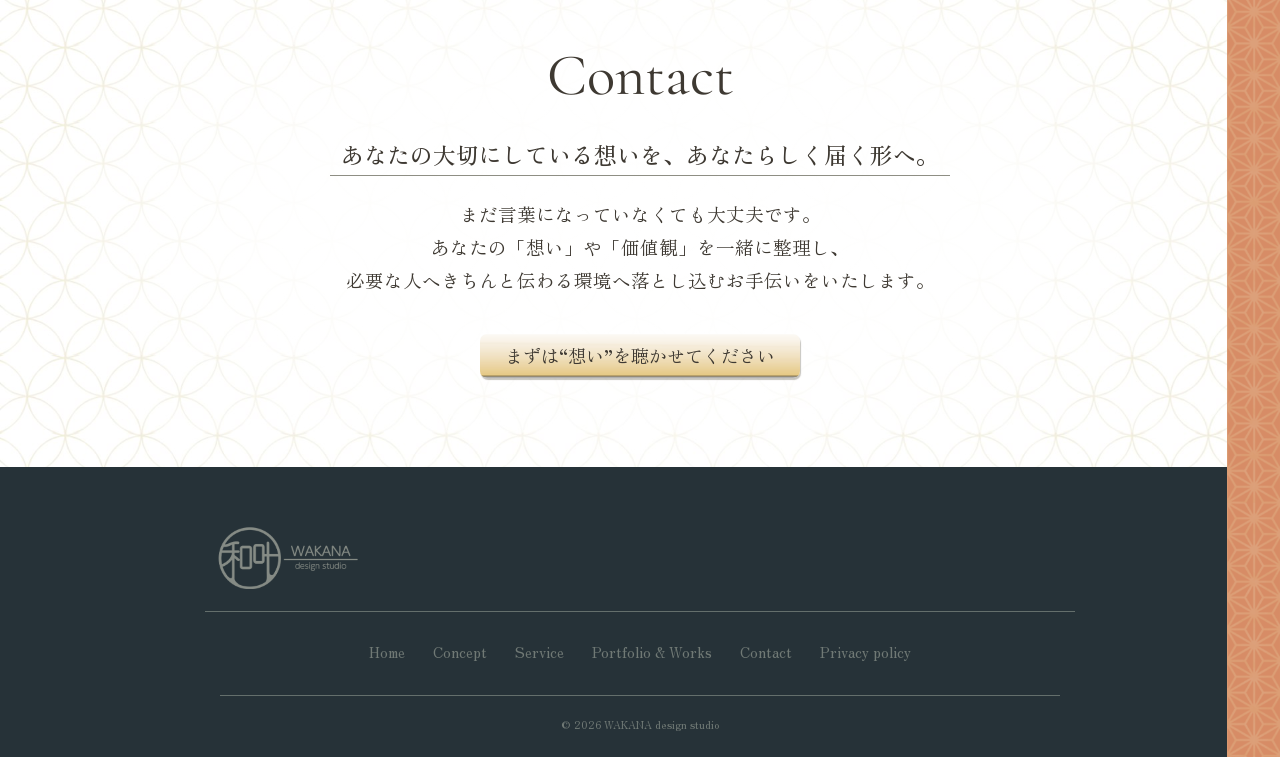
<file: service.html>
<!DOCTYPE html>
<html lang="ja">
<head>
  <meta charset="UTF-8">
  <meta name="viewport" content="width=device-width, initial-scale=1.0">
  <title>Service | 和叶 WAKANA Design Studio</title>
  <meta name="description" content="まずは現状を整え、“目的”を見つけましょう。和叶（WAKANA Design Studio）のWebデザイン・DTPデザインと料金。">
  <link rel="canonical" href="https://design.wakana-life.com/service.html">
  <link rel="icon" href="favicon.ico?v=20261121c" sizes="any">
  <link rel="icon" href="assets/img/favicon/favicon-32x32.png?v=20261121c" type="image/png" sizes="32x32">
  <link rel="icon" href="assets/img/favicon/favicon-16x16.png?v=20261121c" type="image/png" sizes="16x16">
  <link rel="apple-touch-icon" href="assets/img/favicon/apple-touch-icon.png?v=20261121c" sizes="180x180">
  <meta property="og:type" content="website">
  <meta property="og:site_name" content="和叶 WAKANA Design Studio">
  <meta property="og:locale" content="ja_JP">
  <meta property="og:title" content="Service | 和叶 WAKANA Design Studio">
  <meta property="og:description" content="まずは現状を整え、“目的”を見つけましょう。和叶（WAKANA Design Studio）のWebデザイン・DTPデザインと料金。">
  <meta property="og:url" content="https://design.wakana-life.com/service.html">
  <meta property="og:image" content="https://design.wakana-life.com/assets/img/common/og-image.jpg">
  <meta property="og:image:width" content="1200">
  <meta property="og:image:height" content="630">
  <meta property="og:image:alt" content="和叶 WAKANA Design Studio　大切にしている想いを、あなたらしく届く形へ。">
  <meta name="twitter:card" content="summary_large_image">
  <link rel="preconnect" href="https://fonts.googleapis.com">
  <link rel="preconnect" href="https://fonts.gstatic.com" crossorigin>
  <link rel="stylesheet" href="https://fonts.googleapis.com/css2?family=Cormorant+Garamond&family=Zen+Old+Mincho:wght@400;500&display=swap">
  <link rel="stylesheet" href="assets/css/base.css">
  <link rel="stylesheet" href="assets/css/common.css">
  <link rel="stylesheet" href="assets/css/sections.css">
  <link rel="stylesheet" href="assets/css/service.css">
  <script src="assets/js/page-entry.js"></script>
  <script src="assets/js/menu.js" defer></script>
  <script src="assets/js/pattern-light.js" defer></script>
  <script src="assets/js/price-carousel.js" defer></script>
  <script src="assets/js/faq.js" defer></script>
</head>
<body>
<div class="page" id="top" tabindex="-1">
  <a class="skip-link" href="#main">本文へスキップ</a>

  <!-- ===== スマホ：ヘッダー（293:542 共通）・メニュー（221:517） ===== -->
  <header class="sp-header sp-only">
    <a class="sp-header__logo" href="index.html">
      <img src="assets/img/common/logo.png" width="280" height="135" alt="和叶 WAKANA design studio（Homeへ）">
    </a>
    <button class="menu-toggle" type="button" aria-expanded="false" aria-controls="site-menu">
      <img src="assets/img/common/icon-menu.svg" width="44" height="44" alt="メニューを開く">
    </button>
  </header>

  <div class="site-menu sp-only" id="site-menu" role="dialog" aria-modal="true" aria-label="メニュー" hidden>
    <div class="site-menu__backdrop" data-menu-close></div>
    <div class="site-menu__panel">
      <div class="site-menu__shippo site-menu__shippo--tl" aria-hidden="true">
        <div class="site-menu__shippo-pattern"><img src="assets/img/common/menu-shippo.svg" width="271" height="271" alt=""></div>
        <div class="site-menu__shippo-fade"></div>
      </div>
      <div class="site-menu__shippo site-menu__shippo--br" aria-hidden="true">
        <div class="site-menu__shippo-pattern"><img src="assets/img/common/menu-shippo.svg" width="271" height="271" alt=""></div>
        <div class="site-menu__shippo-fade"></div>
      </div>
      <div class="site-menu__head">
        <button class="menu-close" type="button" data-menu-close>
          <img src="assets/img/common/icon-close.svg" width="44" height="44" alt="メニューを閉じる">
        </button>
      </div>
      <nav aria-label="メインメニュー">
        <ul class="site-menu__list">
          <li><a class="nav-link" href="index.html">Home</a></li>
          <li><a class="nav-link" href="concept.html">Concept</a></li>
          <li><a class="nav-link" href="#top" aria-current="page">Service</a></li>
          <li><a class="nav-link" href="portfolio.html">Portfolio&amp;Works</a></li>
          <li><a class="nav-link" href="contact.html">Contact</a></li>
        </ul>
      </nav>
    </div>
  </div>

  <!-- 全ページを通した一本の和柄（スマホでは非表示） -->
  <div class="rail" aria-hidden="true"><div class="rail__glow"><div class="rail__light"></div></div></div>

  <main id="main">
    <!-- ===== 01｜Service FV（PC 75:110 ／ スマホ 293:548） ===== -->
    <section class="sv-fv" aria-labelledby="sv-title">
      <!-- PC：外側の枠（正規ロゴ・横並びナビ）。承認済みConceptと同じ配置ルール -->
      <div class="sv-fv__outer pc-only">
        <a class="sv-fv__logo" href="index.html">
          <img src="assets/img/common/logo.png" width="280" height="135" alt="和叶 WAKANA design studio（Homeへ）">
        </a>
        <nav class="sv-fv__nav" aria-label="メインメニュー">
          <ul class="sv-fv__list">
            <li><a class="nav-link" href="index.html">Home</a></li>
            <li><a class="nav-link" href="concept.html">Concept</a></li>
            <li><a class="nav-link" href="#top" aria-current="page">Service</a></li>
            <li><a class="nav-link" href="portfolio.html">Portfolio&amp;Works</a></li>
            <li><a class="nav-link" href="contact.html">Contact</a></li>
          </ul>
        </nav>
      </div>
      <div class="sv-frame">
        <div class="sv-art sv-art--fv">
          <!-- PC：ぼかしロゴ（Conceptと同じ見え方の素材。ぼかし・濃さ・色は素材に含まれる）と左下の桃色の波を独立配置 -->
          <div class="sv-fv__bglogo pc-only" aria-hidden="true"><img src="assets/img/home/fv-back-image-logo-soft.png" width="1499" height="1496" alt=""></div>
          <div class="sv-fv__wave pc-only" aria-hidden="true"></div>
          <h1 class="sv-fv__title" id="sv-title">Service</h1>
          <p class="sv-fv__title-ja">サービス</p>
          <span class="sv-fv__divider" aria-hidden="true"></span>
          <p class="sv-fv__message">まずは現状を整え、<br class="br-sp">“目的”を見つけましょう。</p>
          <p class="sv-fv__intro">ホームページ、SNS、LINE。<br>現状の“目的”から今のあなたに合った<br class="br-sp">最適解を共に導き出し、<br class="br-pc">形にしていきます。</p>
          <div class="sv-ctas sv-ctas--fv">
            <!-- 制作実績：Portfolio & Works ページの作品一覧へ -->
            <a class="btn sv-cta sv-cta--works" href="portfolio.html#works">制作実績を見る</a>
            <a class="btn sv-cta sv-cta--consult" href="contact.html">“想い”を相談する</a>
          </div>
        </div>
      </div>
      <!-- スマホ：Concept共通の桃色あしらい（316:705）・FV下部の淡い波（294:705） -->
      <div class="sv-deco sv-deco--fv sp-only" aria-hidden="true"><img src="assets/img/home/service-wave-main.jpg" width="1190" height="400" alt=""></div>
      <div class="sv-deco sv-deco--wave sv-deco--01 sp-only" aria-hidden="true"></div>
    </section>

    <!-- ===== 02｜Webデザイン（PC 75:112 ／ スマホ 293:563） ===== -->
    <section class="sv-sec sv-photo-sec sv-web" aria-labelledby="sv-web-title">
      <div class="sv-frame">
        <div class="sv-art sv-art--web">
          <div class="sv-text">
            <h2 class="sv-text__title" id="sv-web-title">Webデザイン</h2>
            <div class="sv-photo sv-photo--web"><img src="assets/img/service/sp-web.jpg" width="1026" height="682" alt="パソコンとモニターに制作中のWebデザインが表示された和叶デザインスタジオの作業机" loading="lazy"></div>
            <p class="sv-text__message">“捉え方”から<br class="br-sp">変化へ繋がるページへ</p>
            <p class="sv-text__body">HPやLPの「目的」に沿って構成を設計するとともに、<br class="br-svpc">あなたの届けたい想いが相手にどのように受け取られる<br class="br-svpc">のか、その「捉え方」に着目。<br class="br-svpc">情報の伝わる順序や見せ方、導線までを考え、想いと目<br class="br-svpc">的がきちんと届くWebデザインへ落とし込みます。</p>
          </div>
          <div class="sv-ctas sv-ctas--sec">
            <!-- Web制作実績：Portfolio & Works をHP・LPに絞り込んだ状態で表示（遷移後も切り替え可） -->
            <a class="btn sv-cta sv-cta--works" href="portfolio.html?category=web#works">Web制作実績を見る</a>
            <a class="btn sv-cta sv-cta--consult" href="contact.html">相談してみる</a>
          </div>
        </div>
      </div>
    </section>

    <!-- ===== 03｜料金プラン（PC 75:114 ／ スマホ 293:577） ===== -->
    <section class="sv-sec sv-plan" aria-labelledby="sv-plan-title">
      <div class="sv-deco sv-deco--wave sv-deco--02 sp-only" aria-hidden="true"></div>
      <div class="sv-frame">
        <div class="sv-art sv-art--plan">
          <!-- PC：カード背後の波（原案75:127から、焼き込みカードと影を除いた透過素材）。カードのスクロール枠とは別の層 -->
          <div class="sv-wave sv-wave--plan-l pc-only" aria-hidden="true"></div>
          <div class="sv-wave sv-wave--plan-r pc-only" aria-hidden="true"></div>
          <div class="sv-wave sv-wave--plan-c pc-only" aria-hidden="true"></div>
          <h2 class="sv-price-title" id="sv-plan-title">料金プラン</h2>
          <!-- 横スクロール：初期表示はStandardを中央。フリック・スクロール後は中央へ吸着し、左右どちらにも循環する（price-carousel.js） -->
          <div class="price-carousel price-carousel--web" data-carousel data-start="1" role="region" aria-roledescription="カルーセル" aria-label="Web料金プラン">
            <div class="price-carousel__viewport" tabindex="0" aria-label="Web料金プラン一覧（左右の矢印キーで切り替え）">
              <ul class="price-carousel__track">
                <li class="price-carousel__item">
                  <article class="plan-card plan-card--light" aria-labelledby="plan-light">
                    <h3 class="plan-card__name" id="plan-light">Light</h3>
                    <p class="plan-card__ja">ライトプラン</p>
                    <p class="plan-card__desc">まずは必要な内容を整え<br>Webサイトを形にしたい方へ。</p>
                    <dl class="plan-card__prices">
                      <div class="plan-card__row"><dt>LP制作</dt><dd><img src="assets/img/service/price-web-light-lp.png" width="224" height="52" alt="¥140,000〜"></dd></div>
                      <div class="plan-card__row"><dt>HP制作</dt><dd><img src="assets/img/service/price-web-light-hp.png" width="224" height="52" alt="¥240,000〜"></dd></div>
                    </dl>
                    <ul class="plan-card__features">
                      <li class="is-on">ブランド・情報設計</li>
                      <li class="is-on">デザイン制作</li>
                      <li class="is-off plan-card__small"><span class="visually-hidden">含まれない項目：</span>実装（STUDIO/コーディング）</li>
                      <li class="is-off"><span class="visually-hidden">含まれない項目：</span>公開後サポート</li>
                    </ul>
                  </article>
                </li>
                <li class="price-carousel__item">
                  <article class="plan-card plan-card--standard" aria-labelledby="plan-standard">
                    <p class="plan-card__badge">おすすめ</p>
                    <h3 class="plan-card__name" id="plan-standard">Standard</h3>
                    <p class="plan-card__ja">スタンダードプラン</p>
                    <!-- Figma原稿は「後悔後」。同カードの「公開後サポート（3ヶ月）」と同じ公開後の初期サポートを指すため「公開後」に修正（11/10 ユーザー指示） -->
                    <p class="plan-card__desc">設計から実装まで一通り整え<br>公開後の初期サポートも含めた<br>バランスの取れたプランです。</p>
                    <dl class="plan-card__prices">
                      <div class="plan-card__row"><dt>LP制作</dt><dd><img src="assets/img/service/price-web-standard-lp.png" width="224" height="52" alt="¥200,000〜"></dd></div>
                      <div class="plan-card__row"><dt>HP制作</dt><dd><img src="assets/img/service/price-web-standard-hp.png" width="224" height="52" alt="¥320,000〜"></dd></div>
                    </dl>
                    <ul class="plan-card__features">
                      <li class="is-on">ブランド・情報設計</li>
                      <li class="is-on">デザイン制作</li>
                      <li class="is-on plan-card__small">実装（STUDIO/コーディング）</li>
                      <li class="is-on">公開後サポート（3ヶ月）</li>
                    </ul>
                  </article>
                </li>
                <li class="price-carousel__item">
                  <article class="plan-card plan-card--partner" aria-labelledby="plan-partner">
                    <h3 class="plan-card__name" id="plan-partner">Partner</h3>
                    <p class="plan-card__ja">パートナープラン</p>
                    <p class="plan-card__desc">制作して終わりではなく<br>公開後も計測して改善しながら<br>成果を育てていくプランです。</p>
                    <dl class="plan-card__prices">
                      <div class="plan-card__row"><dt>LP制作</dt><dd><img src="assets/img/service/price-web-partner-lp.png" width="224" height="52" alt="¥320,000〜"></dd></div>
                      <div class="plan-card__row"><dt>HP制作</dt><dd><img src="assets/img/service/price-web-partner-hp.png" width="224" height="52" alt="¥400,000〜"></dd></div>
                    </dl>
                    <ul class="plan-card__features">
                      <li class="is-on">ブランド・情報設計</li>
                      <li class="is-on">デザイン制作</li>
                      <li class="is-on plan-card__small">実装（STUDIO/コーディング）</li>
                      <li class="is-on">公開後サポート（5ヶ月）</li>
                    </ul>
                  </article>
                </li>
              </ul>
            </div>
            <div class="price-carousel__controls" hidden>
              <button class="price-carousel__btn price-carousel__btn--prev" type="button" aria-label="前のプランを表示"><span aria-hidden="true">‹</span></button>
              <p class="price-carousel__status" aria-live="polite"></p>
              <button class="price-carousel__btn price-carousel__btn--next" type="button" aria-label="次のプランを表示"><span aria-hidden="true">›</span></button>
            </div>
          </div>
        </div>
      </div>
    </section>

    <!-- ===== 04｜DTPデザイン（PC 75:116 ／ スマホ 293:667） ===== -->
    <section class="sv-sec sv-photo-sec sv-dtp" aria-labelledby="sv-dtp-title">
      <div class="sv-frame">
        <div class="sv-art sv-art--dtp">
          <div class="sv-text">
            <h2 class="sv-text__title" id="sv-dtp-title"><span class="sv-kern-dt">DT</span>Pデザイン</h2>
            <div class="sv-photo sv-photo--dtp"><img src="assets/img/service/sp-dtp.jpg" width="1128" height="750" alt="園の入口ガラスに掲示されたクリスマスイベント案内ポスター" loading="lazy"></div>
            <p class="sv-text__message">手に取る一枚に、<br class="br-sp">伝えたいことを整える。</p>
            <p class="sv-text__body">ポスター・フライヤー・名刺・パンフレットなど、それ<br class="br-svpc">ぞれの「目的」に沿って伝える順序や優先順位を設計し<br class="br-svpc">ます。<br class="br-svpc">限られた紙面の中でも、あなたの想いや価値、大切な情<br class="br-svpc">報が自然に伝わるよう、文字・写真・余白などを組み合<br class="br-svpc">わせ、一貫したデザインへ落とし込みます。</p>
          </div>
          <div class="sv-ctas sv-ctas--sec">
            <!-- DTP制作実績：Portfolio & Works をDTPに絞り込んだ状態で表示（遷移後も切り替え可） -->
            <a class="btn sv-cta sv-cta--works" href="portfolio.html?category=dtp#works">制作実績を見る</a>
            <a class="btn sv-cta sv-cta--consult" href="contact.html">相談してみる</a>
          </div>
        </div>
      </div>
    </section>

    <!-- ===== 05｜各種料金（PC 75:118 ／ スマホ 293:681） ===== -->
    <section class="sv-sec sv-grp" aria-labelledby="sv-grp-title">
      <div class="sv-deco sv-deco--wave sv-deco--03 sp-only" aria-hidden="true"></div>
      <div class="sv-frame">
        <div class="sv-art sv-art--grp">
          <!-- PC：カード背後の波（原案75:210から、焼き込みカードと影を除いた透過素材） -->
          <div class="sv-wave sv-wave--grp-c pc-only" aria-hidden="true"></div>
          <h2 class="sv-price-title" id="sv-grp-title">各種料金</h2>
          <div class="price-carousel price-carousel--grp" data-carousel data-start="0" role="region" aria-roledescription="カルーセル" aria-label="DTPデザインの各種料金">
            <div class="price-carousel__viewport" tabindex="0" aria-label="各種料金一覧（左右の矢印キーで切り替え）">
              <ul class="price-carousel__track">
                <li class="price-carousel__item">
                  <article class="grp-card" aria-labelledby="grp-flyer">
                    <h3 class="grp-card__name" id="grp-flyer">フライヤー</h3>
                    <dl class="grp-card__prices">
                      <div class="grp-card__row"><dt>片面</dt><dd><img src="assets/img/service/price-flyer-1.png" width="166" height="52" alt="¥30,000"></dd></div>
                      <div class="grp-card__row"><dt>両面</dt><dd><img src="assets/img/service/price-flyer-2.png" width="166" height="52" alt="¥50,000"></dd></div>
                    </dl>
                    <ul class="grp-card__notes"><li>※illustrator使用</li><li>※納品はPDFデータ</li><li>※印刷は別途お見積り</li></ul>
                  </article>
                </li>
                <li class="price-carousel__item">
                  <article class="grp-card" aria-labelledby="grp-card">
                    <h3 class="grp-card__name" id="grp-card">名刺</h3>
                    <dl class="grp-card__prices">
                      <div class="grp-card__row"><dt>片面</dt><dd><img src="assets/img/service/price-card-1.png" width="166" height="52" alt="¥30,000"></dd></div>
                      <div class="grp-card__row"><dt>両面</dt><dd><img src="assets/img/service/price-card-2.png" width="166" height="52" alt="¥50,000"></dd></div>
                    </dl>
                    <ul class="grp-card__notes"><li>※illustrator使用</li><li>※納品はPDFデータ</li><li>※印刷は別途お見積り</li></ul>
                  </article>
                </li>
                <li class="price-carousel__item">
                  <article class="grp-card grp-card--wide-price" aria-labelledby="grp-pamphlet">
                    <h3 class="grp-card__name" id="grp-pamphlet">パンフレット</h3>
                    <dl class="grp-card__prices">
                      <div class="grp-card__row"><dt>三折</dt><dd><img src="assets/img/service/price-pamphlet-1.png" width="200" height="52" alt="¥50,000〜"></dd></div>
                      <div class="grp-card__row"><dt>冊子</dt><dd><img src="assets/img/service/price-pamphlet-2.png" width="200" height="52" alt="¥80,000〜"></dd></div>
                    </dl>
                    <ul class="grp-card__notes"><li>※illustrator使用</li><li>※納品はPDFデータ</li><li>※印刷は別途お見積り</li></ul>
                  </article>
                </li>
                <li class="price-carousel__item">
                  <article class="grp-card grp-card--single" aria-labelledby="grp-poster">
                    <h3 class="grp-card__name" id="grp-poster">ポスター</h3>
                    <p class="grp-card__single"><img src="assets/img/service/price-poster.png" width="166" height="52" alt="¥50,000"></p>
                    <ul class="grp-card__notes"><li>※illustrator使用</li><li>※納品はPDFデータ</li><li>※印刷は別途お見積り</li></ul>
                  </article>
                </li>
              </ul>
            </div>
            <div class="price-carousel__controls" hidden>
              <button class="price-carousel__btn price-carousel__btn--prev" type="button" aria-label="前の料金を表示"><span aria-hidden="true">‹</span></button>
              <p class="price-carousel__status" aria-live="polite"></p>
              <button class="price-carousel__btn price-carousel__btn--next" type="button" aria-label="次の料金を表示"><span aria-hidden="true">›</span></button>
            </div>
          </div>
        </div>
      </div>
    </section>

    <!-- ===== 06｜ご相談から制作までの流れ（PC 75:120 ／ スマホ 293:720） ===== -->
    <section class="sv-sec sv-flow" aria-labelledby="sv-flow-title">
      <!-- スマホ：砂時計の細線（314:705）と金の粒（315:705）。帯状の蛇行・追加の波は不採用 -->
      <div class="sv-flow__lines sp-only" aria-hidden="true"><img src="assets/img/service/sp-flow-lines.svg" width="391" height="891" alt=""></div>
      <div class="sv-flow__dots sp-only" aria-hidden="true"><img src="assets/img/service/sp-flow-dots.svg" width="390" height="1030" alt=""></div>
      <div class="sv-frame">
        <h2 class="sv-flow__title" id="sv-flow-title">ご相談から<br class="br-sp">制作までの流れ</h2>
        <ol class="sv-flow__list">
          <li class="sv-step">
            <span class="sv-step__num" aria-hidden="true">01</span>
            <h3 class="sv-step__name">お問い合わせ</h3>
            <img class="sv-step__icon" src="assets/img/service/flow-icon-1.png" width="84" height="80" alt="" loading="lazy">
            <p class="sv-step__desc">ご相談内容を<br>お送りください。</p>
          </li>
          <li class="sv-step">
            <span class="sv-step__num" aria-hidden="true">02</span>
            <h3 class="sv-step__name">ヒアリング</h3>
            <img class="sv-step__icon" src="assets/img/service/flow-icon-2.png" width="84" height="80" alt="" loading="lazy">
            <p class="sv-step__desc">目的・課題・ご希望を<br>詳しくお伺いします。</p>
          </li>
          <li class="sv-step">
            <span class="sv-step__num" aria-hidden="true">03</span>
            <h3 class="sv-step__name">ご提案・お見積り</h3>
            <img class="sv-step__icon" src="assets/img/service/flow-icon-3.png" width="84" height="80" alt="" loading="lazy">
            <p class="sv-step__desc">最適なプランをご提案し、<br>お見積りをお送りいたします。</p>
          </li>
          <li class="sv-step">
            <span class="sv-step__num" aria-hidden="true">04</span>
            <h3 class="sv-step__name">制作・ご契約</h3>
            <img class="sv-step__icon" src="assets/img/service/flow-icon-4.png" width="84" height="80" alt="" loading="lazy">
            <p class="sv-step__desc">ご契約完了の上、<br>制作を開始いたします。</p>
          </li>
        </ol>
      </div>
    </section>

    <!-- ===== 07｜よくあるご質問（PC 75:122・167:449 ／ スマホ 293:742）。回答はFigmaの確定コピー ===== -->
    <section class="sv-sec sv-faq" aria-labelledby="sv-faq-title">
      <div class="sv-deco sv-deco--wave sv-deco--04 sp-only" aria-hidden="true"></div>
      <div class="sv-frame">
        <div class="sv-art sv-art--faq">
          <h2 class="sv-faq__title" id="sv-faq-title">よくあるご質問</h2>
          <div class="faq" data-faq>
            <div class="faq__item">
              <h3 class="faq__q"><button class="faq__btn" type="button" id="faq-q1" aria-expanded="false" aria-controls="faq-a1"><span class="faq__q-text">何を依頼すれば良いか分からなくても相談できますか？</span><span class="faq__icon" aria-hidden="true"></span></button></h3>
              <div class="faq__a" id="faq-a1" role="region" aria-labelledby="faq-q1" hidden>
                <p>はい、もちろんです。</p>
                <p>「こんなことをしてみたい」「ここが少し気になっている」など、今のお気持ちからお聞かせください。</p>
                <p>和叶では、お話を伺いながら、大切にしている想いや今の課題を一緒に整理します。何をつくるかも含めて、あなたに合う進め方を考えていきます。</p>
              </div>
            </div>
            <div class="faq__item">
              <h3 class="faq__q"><button class="faq__btn" type="button" id="faq-q2" aria-expanded="false" aria-controls="faq-a2"><span class="faq__q-text">公式LINE、SNSに関する相談もできますか？</span><span class="faq__icon" aria-hidden="true"></span></button></h3>
              <div class="faq__a" id="faq-a2" role="region" aria-labelledby="faq-q2" hidden>
                <p>はい、ご相談いただけます。</p>
                <p>公式LINEやSNSを、誰に、何を届けるために使いたいのか。まずはその目的と、現在の取り組みをお聞かせください。</p>
                <p>ホームページとのつながりや、無理なく続けられる運用も含めて、一緒に考えます。具体的なお手伝いの範囲は、ご相談内容に合わせてご案内します。</p>
              </div>
            </div>
            <div class="faq__item">
              <h3 class="faq__q"><button class="faq__btn" type="button" id="faq-q3" aria-expanded="false" aria-controls="faq-a3"><span class="faq__q-text">既にあるHPの見直しも相談できますか？</span><span class="faq__icon" aria-hidden="true"></span></button></h3>
              <div class="faq__a" id="faq-a3" role="region" aria-labelledby="faq-q3" hidden>
                <p>はい、今お持ちのホームページについてもご相談いただけます。</p>
                <p>「伝えたいことが伝わっているか気になる」「今の活動と内容が合わなくなってきた」など、見直したいと感じたきっかけをお聞かせください。</p>
                <p>今ある良さを大切にしながら、内容や見せ方、必要な情報へのたどり着きやすさを確認します。制作環境も確認したうえで、改善できることをご提案します。</p>
              </div>
            </div>
            <div class="faq__item">
              <h3 class="faq__q"><button class="faq__btn" type="button" id="faq-q4" aria-expanded="false" aria-controls="faq-a4"><span class="faq__q-text">文章や写真が揃ってなくても相談できますか？</span><span class="faq__icon" aria-hidden="true"></span></button></h3>
              <div class="faq__a" id="faq-a4" role="region" aria-labelledby="faq-q4" hidden>
                <p>はい、すべて揃っていなくても大丈夫です。</p>
                <p>まだ言葉になっていない想いや、どんな写真を使えばよいか迷っている段階から、ご相談ください。</p>
                <p>伝えたいことを一緒に整理しながら、必要な文章や写真を考えていきます。お手元の素材を活かせるかも確認し、新たに準備が必要なものは、役割分担や費用も含めて事前にご相談します。</p>
              </div>
            </div>
            <div class="faq__item">
              <h3 class="faq__q"><button class="faq__btn" type="button" id="faq-q5" aria-expanded="false" aria-controls="faq-a5"><span class="faq__q-text">料金の支払い方法等はいつわかりますか？</span><span class="faq__icon" aria-hidden="true"></span></button></h3>
              <div class="faq__a" id="faq-a5" role="region" aria-labelledby="faq-q5" hidden>
                <p>ご相談内容と制作の範囲を整理したうえで、お見積もりとあわせて、お支払い方法・時期をご案内します。</p>
                <p>お見積金額が確定しましたら、その半額を着手金として事前にお支払いいただきます。ご入金を確認でき次第、制作に取り掛かります。</p>
                <p>ご依頼前に安心してご検討いただけるよう、費用に含まれる内容や、追加費用が生じる条件もお伝えします。ご予算やお支払いについて気になることがあれば、遠慮なくご相談ください。</p>
              </div>
            </div>
          </div>
        </div>
      </div>
    </section>

    <!-- ===== 08｜Contact（PC 75:288 ／ スマホ 293:744：Home共通） ===== -->
    <section class="contact" id="contact" aria-labelledby="contact-title">
      <div class="contact__bg" aria-hidden="true"></div>
      <div class="contact__frame">
        <h2 class="sec-title contact__title" id="contact-title">Contact</h2>
        <p class="contact__lead">あなたの大切にしている想いを、あなたらしく届く形へ。</p>
        <hr class="contact__rule">
        <p class="contact__body">まだ言葉になっていなくても大丈夫です。<br>あなたの「想い」や「価値観」を一緒に整理し、<br>必要な人へきちんと伝わる環境へ落とし込む<br class="br-sp">お手伝いをいたします。</p>
        <!-- お問い合わせページは未実装（Service確認後に着手）。リンク先は予定のファイル名 -->
        <a class="btn btn--contact" href="contact.html">まずは“想い”を聴かせてください</a>
      </div>
    </section>
  </main>

  <!-- ===== フッター（75:304 ／ 293:760：Home共通） ===== -->
  <footer class="site-footer">
    <div class="site-footer__inner">
      <a class="site-footer__logo" href="index.html">
        <img src="assets/img/common/footer-logo.png" width="225" height="110" alt="和叶 WAKANA design studio（Homeへ）" loading="lazy">
      </a>
      <hr class="site-footer__rule site-footer__rule--top">
      <nav class="site-footer__nav" aria-label="フッターメニュー">
        <ul class="site-footer__list">
          <li><a class="nav-link" href="index.html">Home</a></li>
          <li><a class="nav-link" href="concept.html">Concept</a></li>
          <li><a class="nav-link" href="#top" aria-current="page">Service</a></li>
          <li><a class="nav-link" href="portfolio.html">Portfolio &amp; Works</a></li>
          <li><a class="nav-link" href="contact.html">Contact</a></li>
          <li><a class="nav-link" href="privacy.html">Privacy policy</a></li>
        </ul>
      </nav>
      <hr class="site-footer__rule site-footer__rule--bottom">
      <p class="site-footer__copy"><small>© 2026 WAKANA design studio</small></p>
    </div>
  </footer>
</div>
</body>
</html>
</file>
<file: assets/css/base.css>
/* =========================================================
   和叶 WAKANA Design Studio — base
   値の出典：Figma YuLb8QyBeSpgfkWDEalHmc（Home 7:2 / 233:612）、
   仕様書 20261029・20261105・20261109
   ========================================================= */

:root {
  /* 色 */
  --c-bg: #fbf7ef;
  --c-text: #3e3932;
  --c-nav: #4d463c;
  --c-hover: #dd703b;
  --c-cta-text: #4d463c;
  --c-cta-concept: #fbd78f;
  --c-cta-concept-hover: #e69e12;
  --c-cta-contact: #f6c8b0;
  --c-cta-contact-hover: #ff9663;
  --c-works: #253238;
  --c-card: #faf7f0;
  --c-card-sp: #fbf7ef;
  --c-card-rule: #b0a699;
  --c-card-subrule: #718582;
  --c-card-text: #5c544a;
  --c-card-label: #918578;
  --c-card-photo-bg: #e8e3d6;
  --c-contact-rule: #8e8e84;
  --c-footer: #263238;
  --c-footer-text: #707975;
  --c-footer-rule: #646f6c;

  /* 書体 */
  --f-mincho: "Zen Old Mincho", "Hiragino Mincho ProN", "Yu Mincho", serif;
  --f-garamond: "Cormorant Garamond", "Times New Roman", serif;

  /* 右端の和柄（PCのみ）：Figma 53.333px（原本80pxの1.5倍密度）を上限に、引き伸ばさない */
  --rail-w: 53.333px;

  /* 動き */
  --ease: cubic-bezier(0.42, 0, 0.58, 1);
}

*,
*::before,
*::after {
  box-sizing: border-box;
}

html {
  -webkit-text-size-adjust: 100%;
  text-size-adjust: 100%;
}

@media (prefers-reduced-motion: no-preference) {
  html {
    scroll-behavior: smooth;
  }
}

body {
  margin: 0;
  background: var(--c-bg);
  color: var(--c-text);
  font-family: var(--f-mincho);
  font-weight: 400;
  line-height: 1.7;
  font-feature-settings: "palt" 0;
  -webkit-font-smoothing: antialiased;
}

h1,
h2,
h3,
p,
ul,
figure {
  margin: 0;
}

ul {
  padding: 0;
  list-style: none;
}

img,
svg {
  display: block;
  max-width: 100%;
}

a {
  color: inherit;
  text-decoration: none;
}

button {
  margin: 0;
  padding: 0;
  border: 0;
  background: none;
  color: inherit;
  font: inherit;
  cursor: pointer;
}

:focus-visible {
  outline: 2px solid var(--c-hover);
  outline-offset: 3px;
}

/* ページ全体：装飾のはみ出しで横スクロールを出さない。
   100cqw をページ幅（スクロールバーを除く）として使う */
.page {
  position: relative;
  overflow-x: hidden;
  overflow-x: clip;
  container-type: inline-size;
  container-name: page;
}

/* Figma 1280基準の1単位（--u）と和柄レールの幅（--rail-w）。
   ページ直下で px に確定させ、内側に別のコンテナがあっても同じ値を継承させる。
   1280px以上は --u = 1px で止め、拡大しない */
@property --u {
  syntax: "<length>";
  inherits: true;
  initial-value: 1px;
}

@property --rail-w {
  syntax: "<length>";
  inherits: true;
  initial-value: 53.333px;
}

.page > * {
  --u: min(1px, 100cqw / 1280);
  --rail-w: clamp(40px, 4.1667cqw, 53.333px);
}

/* 1280基準の本文枠。大画面では中央に置き、広げない */
.frame {
  position: relative;
  width: min(100%, 1280px);
  margin-inline: auto;
}

.visually-hidden {
  position: absolute !important;
  width: 1px;
  height: 1px;
  margin: -1px;
  padding: 0;
  overflow: hidden;
  clip: rect(0 0 0 0);
  white-space: nowrap;
  border: 0;
}

.skip-link {
  position: absolute;
  top: 8px;
  left: 8px;
  z-index: 100;
  padding: 8px 14px;
  background: var(--c-bg);
  color: var(--c-text);
  font-size: 14px;
  transform: translateY(-150%);
}

.skip-link:focus {
  transform: none;
}

/* 改行の出し分け
   .br-wide … 1280px以上（Figmaの本文幅と一致する幅）だけで改行
   .br-sp   … スマホ構成（767px以下）だけで改行
   .br-design … 767px以下と1280px以上で改行（768〜1279pxは自然な折り返し） */
.br-wide,
.br-design {
  display: none;
}

@media (max-width: 767.98px) {
  .br-design {
    display: inline;
  }
}

@media (min-width: 768px) {
  .br-sp {
    display: none;
  }
}

/* .br-pc … PC構成（768px以上）だけで改行（Concept実装時に追加。既存ページへの影響なし） */
@media (max-width: 767.98px) {
  .br-pc {
    display: none;
  }
}

@media (min-width: 1280px) {
  .br-wide,
  .br-design {
    display: inline;
  }
}

/* 表示の出し分け（768pxでPC構成に切り替え） */
@media (max-width: 767.98px) {
  .pc-only {
    display: none !important;
  }
}

@media (min-width: 768px) {
  .sp-only {
    display: none !important;
  }
}
</file>
<file: assets/css/common.css>
/* =========================================================
   共通部品：ナビのリンク、スマホヘッダー・メニュー、ボタン、
   フッター、右端の和柄レール
   ========================================================= */

/* ---------- ナビのリンク（ホバー・フォーカスで #DD703B、下線が左から0.5秒） ---------- */
.nav-link {
  position: relative;
  display: inline-block;
  line-height: 1.3;
  white-space: nowrap;
  transition: color 0.5s var(--ease);
}

/* リスト項目の高さをリンクの行の高さに合わせる（本文の行間を引き継がない） */
.site-menu__list li,
.fv-pc__list li,
.site-footer__list li {
  display: flex;
}

.nav-link::after {
  content: "";
  position: absolute;
  left: 0;
  top: 100%;
  width: 100%;
  height: 1px;
  background: var(--c-hover);
  transform: scaleX(0);
  transform-origin: left center;
  transition: transform 0.5s var(--ease);
}

.nav-link:hover,
.nav-link:focus-visible {
  color: var(--c-hover);
}

.nav-link:hover::after,
.nav-link:focus-visible::after {
  transform: scaleX(1);
}

/* ---------- スマホヘッダー（233:613） ---------- */
.sp-header {
  position: relative;
  z-index: 20;
  display: flex;
  align-items: center;
  justify-content: space-between;
  height: 84px;
  padding: 0 24px;
}

.sp-header__logo {
  display: block;
  width: 121px;
  height: 58px;
}

.sp-header__logo img {
  width: 100%;
  height: 100%;
}

.menu-toggle {
  display: block;
  width: 44px;
  height: 44px;
}

.menu-toggle img {
  width: 44px;
  height: 44px;
}

/* ---------- スマホメニュー（221:517） ---------- */
.site-menu {
  position: fixed;
  inset: 0;
  z-index: 50;
}

.site-menu[hidden] {
  display: none;
}

/* メニューを開いている間は背面をスクロールさせない */
.is-menu-open,
.is-menu-open body {
  overflow: hidden;
}

/* 外側をタップすると閉じる透明な面（暗くはしない：Figmaは薄い影のみ） */
.site-menu__backdrop {
  position: absolute;
  inset: 0;
}

.site-menu__panel {
  position: absolute;
  top: 0;
  right: 0;
  display: flex;
  flex-direction: column;
  gap: 11px;
  width: min(286px, 100vw);
  min-height: 312px;
  max-height: 100dvh;
  padding: 24px 28px 32px;
  overflow: hidden auto;
  background: var(--c-bg);
  box-shadow: 0 5px 18px rgba(64, 51, 38, 0.14);
  opacity: 0;
  transition: opacity 0.25s var(--ease);
}

.site-menu.is-open .site-menu__panel {
  opacity: 1;
}

/* 角の七宝つなぎ：144px角、中央へフェード */
.site-menu__shippo {
  position: absolute;
  width: 144px;
  height: 144px;
  overflow: hidden;
  pointer-events: none;
}

.site-menu__shippo--tl {
  top: 0;
  left: 0;
}

.site-menu__shippo--br {
  right: 0;
  bottom: 0;
}

.site-menu__shippo-pattern {
  position: absolute;
  inset: 0;
  overflow: hidden;
  opacity: 0.52;
  filter: blur(0.25px);
}

.site-menu__shippo-pattern img {
  position: absolute;
  top: -54.325px;
  left: -54.325px;
  width: 270.65px;
  height: 270.65px;
  max-width: none;
}

.site-menu__shippo-fade {
  position: absolute;
  inset: 0;
}

.site-menu__shippo--tl .site-menu__shippo-fade {
  background-image: linear-gradient(135deg, rgba(251, 247, 239, 0.05) 0%, rgba(251, 247, 239, 0.55) 35%, #fbf7ef 70%, #fbf7ef 100%);
}

.site-menu__shippo--br .site-menu__shippo-fade {
  background-image: linear-gradient(-45deg, rgba(251, 247, 239, 0.05) 0%, rgba(251, 247, 239, 0.55) 35%, #fbf7ef 70%, #fbf7ef 100%);
}

.site-menu__head {
  position: relative;
  display: flex;
  justify-content: flex-end;
  height: 44px;
}

.menu-close {
  width: 44px;
  height: 44px;
}

.menu-close img {
  width: 44px;
  height: 44px;
}

.site-menu__list {
  position: relative;
  display: flex;
  flex-direction: column;
  align-items: flex-start;
  gap: 24px;
}

.site-menu__list .nav-link {
  color: var(--c-text);
  font-size: 15.333px;
  line-height: 20.667px;
}

@media (min-width: 768px) {
  .sp-header,
  .site-menu {
    display: none !important;
  }
}

/* ---------- ボタン共通 ---------- */
.btn {
  position: relative;
  display: inline-flex;
  align-items: center;
  justify-content: center;
  text-align: center;
  white-space: nowrap;
  isolation: isolate;
}

/* 最新FigmaのActive実体（40:30 / 40:44 / 40:58 / 129:321）。
   古いコンポーネント説明に残った外周発光・押し込みは使わない。 */
.btn.btn--gold:hover,
.btn.btn--gold:focus-visible {
  background: linear-gradient(180deg, #fbf6ea 0%, #f9edd8 30%, #e5bc76 100%);
  color: #4d4536;
  border-radius: 7px;
  box-shadow: 1px 2px 1px rgba(71, 64, 48, 0.3), inset 0 1px 2px rgba(255, 255, 255, 0.45);
}
/* 金色の地（原本のボタン地を横に伸ばして使用：Figmaと同じ扱い） */
.btn--gold {
  background: url("../img/common/btn-gold.png") 0 0 / 100% 100% no-repeat;
  color: var(--c-text);
}

/* 「詳しく見る」（Concept/Service：40:34・40:48） */
.btn--more {
  width: 156px;
  height: 42.647px;
  border-radius: 3.928px;
  box-shadow: 0 1.683px 1.683px rgba(64, 51, 31, 0.25);
  font-size: 16.83px;
  line-height: 22.446px;
}

@media (min-width: 768px) {
  .btn--more {
    width: 185.333px;
    height: 50.667px;
    border-radius: 4.667px;
    box-shadow: 0 2px 2px rgba(64, 51, 31, 0.25);
    font-size: 20px;
    line-height: 26.667px;
  }
}

/* 相談CTA（Home Contact：40:76） */
.btn--contact {
  width: 100%;
  max-width: 342px;
  height: 47.025px;
  border-radius: 7.481px;
  background: url("../img/common/btn-contact.png") 0 0 / 100% 100% no-repeat;
  box-shadow: 1.069px 2.138px 2.138px rgba(71, 64, 48, 0.3);
  color: var(--c-text);
  font-size: 19.24px;
  line-height: 27.075px;
}

@media (min-width: 768px) {
  .btn--contact {
    width: 320px;
    max-width: none;
    height: 44px;
    border-radius: 7px;
    /* 最新Figma 129:319（通常状態）の影 */
    box-shadow: 1px 2px 1px rgba(71, 64, 48, 0.3);
    font-size: 18px;
    line-height: 25.333px;
  }
}

/* スマホ：Figmaのスマホ配置はPCボタンの縮小のため、Active時の角丸7pxも同じ比率で縮める */
@media (max-width: 767.98px) {
  .btn--more.btn--gold:hover,
  .btn--more.btn--gold:focus-visible {
    border-radius: 5.892px; /* 7 × 156 / 185.333 */
  }

  .btn--static.btn--gold:hover,
  .btn--static.btn--gold:focus-visible {
    border-radius: 7.4px; /* 7 × 148 / 140 */
  }

  .btn--contact {
    box-shadow: 1.069px 2.138px 1.069px rgba(71, 64, 48, 0.3);
  }
}

/* HOME下部の相談CTA：最新Figma 129:321。通常の形状・文字を保持。 */
.btn--contact:hover,
.btn--contact:focus-visible {
  background: linear-gradient(180deg, #fcf7ea 0%, #ffe5c1 35%, #ffbb7e 78%, #ffd7ac 100%);
  color: #3e3932;
  box-shadow: 1px 2px 1px rgba(71, 64, 48, 0.3), inset 0 1px 3px rgba(255, 255, 255, 0.5);
}
/* ---------- フッター（8:8 / 233:700） ---------- */
.site-footer {
  background: var(--c-footer);
  color: var(--c-footer-text);
}

.site-footer__inner {
  position: relative;
  display: flex;
  flex-direction: column;
  width: min(100%, 390px);
  margin-inline: auto;
  padding: 32px 24px 0;
  min-height: 310px;
}

.site-footer__logo {
  display: block;
  width: 150px;
  height: 73.333px;
}

.site-footer__logo img {
  width: 100%;
  height: 100%;
}

.site-footer__rule {
  height: 0;
  margin: 0;
  border: 0;
  border-top: 0.6px solid var(--c-footer-rule);
}

.site-footer__rule--top {
  margin-top: 19.667px;
}

.site-footer__nav {
  padding: 22.4px 0 30px;
}

.site-footer__list {
  display: flex;
  flex-wrap: wrap;
  justify-content: center;
  gap: 24px 28px;
}

.site-footer__list .nav-link {
  font-size: 14.667px;
  line-height: 19px;
}

.site-footer__copy {
  padding-top: 26.4px;
  text-align: center;
  font-size: 10.667px;
  line-height: 1.3;
}

.site-footer__copy small {
  font-size: inherit;
}

@media (min-width: 768px) {
  .site-footer__inner {
    /* 一本の和柄（右端）に掛からないよう、左右に和柄幅＋24pxを確保 */
    width: min(100% - 2 * (var(--rail-w) + 24px), 869.333px);
    padding: 55.333px 0 0;
    min-height: 290.667px;
  }

  .site-footer__logo {
    margin-left: 10px;
  }

  .site-footer__rule--top {
    margin-top: 16px;
  }

  .site-footer__nav {
    padding: 29.4px 0 34.33px;
  }

  .site-footer__list {
    flex-wrap: nowrap;
  }

  .site-footer__rule--bottom {
    width: min(100%, 840px);
    margin-inline: auto;
  }

  .site-footer__copy {
    padding-top: 22.07px;
  }
}

/* ---------- 右端の和柄レール（PCのみ・768px以上） ---------- */
.rail-zone {
  position: relative;
}

.rail {
  display: none;
}

@media (min-width: 768px) {
  .rail {
    position: absolute;
    top: 0;
    right: 0;
    bottom: 0;
    z-index: 4;
    display: block;
    width: var(--rail-w);
    /* 原本の右端和柄から、ロゴのぼかしが重ならない区間（y=1520〜1900）の1周期80×380pxを縦に反復（引き伸ばさない） */
    background: url("../img/common/rail-asanoha-clean.png") 0 0 / var(--rail-w) auto repeat-y;
    pointer-events: none;
  }

  /* 光は和柄の線だけを通す（線マスクも同じ周期・同じ位置で反復） */
  .rail__glow {
    position: absolute;
    inset: 0;
    overflow: hidden;
    -webkit-mask-image: url("[data-uri]");
    mask-image: url("[data-uri]");
    -webkit-mask-size: var(--rail-w) auto;
    mask-size: var(--rail-w) auto;
    -webkit-mask-repeat: repeat-y;
    mask-repeat: repeat-y;
    -webkit-mask-position: 0 0;
    mask-position: 0 0;
    mask-mode: alpha;
  }

  .rail__light {
    position: absolute;
    top: 0;
    left: 50%;
    width: 110%;
    height: clamp(60px, 8vw, 110px);
    background: radial-gradient(ellipse at center, rgba(251, 247, 239, 0.98) 0%, rgba(251, 247, 239, 0.8) 12%, rgba(251, 247, 239, 0.42) 33%, rgba(251, 247, 239, 0.12) 58%, rgba(251, 247, 239, 0) 76%);
    transform: translate3d(-50%, calc(var(--light-y, 50vh) - 50%), 0);
    opacity: var(--light-opacity, 1);
    will-change: transform;
  }
}

/* タッチ操作では追従しない（初期位置の光は表示：仕様書20261029 第4章） */
@media (prefers-reduced-motion: reduce) {
  .rail__light {
    will-change: auto;
  }
}

/* ---------- 制作実績の案内（公開ページ制作中）：Home 実績「詳しく見る」・Service「制作実績を見る」共通 ----------
   移動先のページがまだ無いため、ボタンで小さなダイアログを開く（dialog要素：Escで閉じる・背面は操作不可）。
   見た目はスマホメニューと同じ考え方（背景色・薄い影・右上の×）。閉じると開いたボタンへフォーカスを戻す（notice.js） */
.notice {
  width: min(400px, calc(100% - 48px));
  max-width: none;
  margin: auto;
  padding: 0;
  border: 0;
  border-radius: 8px;
  background: var(--c-bg);
  box-shadow: 0 5px 18px rgba(0, 0, 0, 0.14);
  color: var(--c-text);
}

.notice::backdrop {
  background: rgba(38, 50, 56, 0.28);
}

.notice__body {
  position: relative;
  display: flex;
  flex-direction: column;
  align-items: center;
  gap: 18px;
  padding: 44px 28px 34px;
  text-align: center;
}

.notice__rule {
  display: block;
  width: 48px;
  height: 2px;
  background: #dc9774;
}

.notice__text {
  font-size: 15px;
  line-height: 1.9;
}

.notice__close {
  position: absolute;
  top: 4px;
  right: 4px;
  width: 44px;
  height: 44px;
}

.notice__close img {
  width: 44px;
  height: 44px;
}

@media (min-width: 768px) {
  .notice__text {
    font-size: 16px;
  }
}

@media (prefers-reduced-motion: no-preference) {
  .notice[open] {
    animation: notice-in 0.25s var(--ease);
  }

  @keyframes notice-in {
    from { opacity: 0; transform: translateY(6px); }
    to { opacity: 1; transform: none; }
  }
}
</file>
<file: assets/css/sections.css>
/* =========================================================
   複数ページで共有するセクション部品
   - 英字見出し .sec-title
   - Contact（Home 233:693 / 8:7、Concept 278:573 / 66:65 と同じデザイン）
   home.css から内容を変えずに移動（2026-11-09、Concept実装時）
   ========================================================= */

/* 見出し（英字） */
.sec-title {
  font-family: var(--f-garamond);
  font-weight: 400;
  font-size: 39px;
  line-height: 1.2;
  color: var(--c-text);
}

/* =========================================================
   Contact（スマホ 233:693 ／ PC 8:7）
   ========================================================= */
.contact {
  position: relative;
  isolation: isolate;
  background: #fff;
}

/* 七宝の帯（原本の文字なし領域）＋中央を淡くする放射状グラデーション */
.contact__bg {
  position: absolute;
  inset: 0;
  z-index: 0;
  overflow: hidden;
  background:
    radial-gradient(50% 50% at 50% 50%, rgba(255, 255, 255, 0.97) 0%, rgba(255, 255, 255, 0.88) 55%, rgba(255, 255, 255, 0) 100%),
    url("../img/home/contact-shippo.jpg") center top / 960px 58.2px repeat-y;
}

.contact__frame {
  position: relative;
  z-index: 1;
  display: flex;
  flex-direction: column;
  align-items: center;
  gap: 18px;
  width: min(100%, 390px);
  min-height: 388px;
  margin-inline: auto;
  padding: 34px 24px 28px;
  text-align: center;
}

.contact__lead {
  font-weight: 500;
  font-size: 22px;
  line-height: 1.5;
}

.contact__rule {
  display: none;
}

.contact__body {
  font-size: 13px;
  line-height: 1.8;
}

@media (min-width: 768px) {
  .contact__bg {
    background:
      radial-gradient(50% 50% at 50% 50%, rgba(255, 255, 255, 0.97) 0%, rgba(255, 255, 255, 0.88) 55%, rgba(255, 255, 255, 0) 100%),
      url("../img/home/contact-shippo.jpg") center top / 1280px 77.6px repeat-y;
  }

  /* 1280pxを超える画面：帯の左右端2周期分を外側へ反復（帯の継ぎ目を出さない） */
  .contact::before,
  .contact::after {
    content: "";
    position: absolute;
    top: 0;
    bottom: 0;
    z-index: -1;
    width: 50%;
    background-repeat: repeat;
    background-size: 203.333px 77.6px;
  }

  .contact::before {
    left: 0;
    background-image: url("../img/home/contact-shippo-edge-l.jpg");
    background-position: calc(100% - 640px) 0;
  }

  .contact::after {
    right: 0;
    background-image: url("../img/home/contact-shippo-edge-r.jpg");
    background-position: 640px 0;
  }

  .contact__frame {
    gap: 0;
    min-height: calc(500 * var(--u));
    width: min(100%, 1280px);
    margin-inline: auto;
    padding: calc(72 * var(--u)) calc(var(--rail-w) + 24px) calc(88 * var(--u));
  }

  .contact__title {
    font-size: clamp(44px, 16px + 3.3333cqw, 58.667px);
    line-height: 1.25;
  }

  .contact__lead {
    margin-top: calc(26.667 * var(--u));
    font-size: clamp(18px, 11px + 0.9115cqw, 22.667px);
    line-height: 1.4118;
  }

  .contact__rule {
    display: block;
    width: min(100%, 620px);
    height: 0;
    margin: calc(4.667 * var(--u)) 0 0;
    border: 0;
    border-top: 0.7px solid var(--c-contact-rule);
  }

  .contact__body {
    margin-top: calc(21.333 * var(--u));
    font-size: clamp(15px, 9.667px + 0.6927cqw, 18.667px);
    line-height: 1.7857;
  }

  .contact__frame .btn--contact {
    margin-top: calc(37.333 * var(--u));
  }
}
</file>
<file: assets/css/home.css>
/* =========================================================
   Home（Figma PC 7:2 / スマホ 233:612）
   767px以下：スマホ構成（390基準）／768px以上：PC構成（1280基準）
   PCの寸法は calc(N * var(--u))（1280で1px、それ以上は拡大しない）
   ========================================================= */

@property --fv-art {
  syntax: "<length>";
  inherits: true;
  initial-value: 800px;
}

@property --fv-left {
  syntax: "<length>";
  inherits: true;
  initial-value: 426.667px;
}

@property --pad-l {
  syntax: "<length>";
  inherits: true;
  initial-value: 220px;
}

/* PCの本文の左余白：768pxで40px → 1280pxで220px（Figma） */
.page > * {
  --pad-l: clamp(40px, (100cqw - 768px) * 0.35156 + 40px, 220px);
}

/* スマホ：390基準の本文枠（大きい画面では中央に置く） */
.sp-inner {
  width: min(100%, 390px);
  margin-inline: auto;
}

/* =========================================================
   FV（スマホ：233:618）
   ========================================================= */
.fv-sp {
  position: relative;
  padding: 9px 17px 19px;
}

.fv-sp__title {
  position: relative;
  z-index: 1;
  width: min(100%, 356px);
  aspect-ratio: 356 / 272;
  margin-inline: auto;
}

.fv-sp__title img {
  position: absolute;
  max-width: none;
}

.fv-sp__wakana-jp { left: 9.551%; top: 6.985%; width: 80.899%; height: 49.632%; }
.fv-sp__wakana-en { left: 12.921%; top: 63.971%; width: 51.685%; height: 11.029%; object-fit: contain; }
.fv-sp__design    { left: 34.831%; top: 77.941%; width: 23.034%; height: 11.397%; }
.fv-sp__studio    { left: 57.865%; top: 77.941%; width: 22.472%; height: 11.397%; }
.fv-sp__tagline-1 { left: 6.742%;  top: 92.279%; width: 42.978%; height: 7.721%; object-fit: contain; }
.fv-sp__tagline-2 { left: 46.629%; top: 92.279%; width: 46.629%; height: 7.721%; object-fit: contain; }

.fv-sp__ctas {
  position: relative;
  z-index: 1;
  display: flex;
  gap: 10px;
  width: min(100% - 6px, 350px);
  margin: 34px auto 0;
}

.fv-cta {
  flex: 1 1 0;
  max-width: 170px;
  height: 42.989px;
  border-radius: 6.839px;
  box-shadow: 0 1.954px 1.954px rgba(51, 41, 26, 0.25);
  color: var(--c-cta-text);
  font-size: 16.93px;
  line-height: 1.3;
  transition: background-color 0.3s var(--ease), color 0.3s var(--ease);
}

.fv-cta--concept { background: var(--c-cta-concept); }
.fv-cta--contact { background: var(--c-cta-contact); }

/* ホバー色（仕様書20261105。小数RGBの8bit換算値） */
.fv-cta--concept:hover,
.fv-cta--concept:focus-visible {
  background: var(--c-cta-concept-hover);
  color: #fff;
}

.fv-cta--contact:hover,
.fv-cta--contact:focus-visible {
  background: var(--c-cta-contact-hover);
  color: #fff;
}

/* FV→Concept／Concept→Service の装飾（スマホのみ）。390幅の列に合わせて配置 */
.sp-deco {
  position: absolute;
  left: 50%;
  display: flex;
  align-items: center;
  justify-content: center;
  pointer-events: none;
}

.sp-deco img {
  display: block;
  max-width: none;
}

.sp-deco--fv {
  top: 106.4px; /* ページ上端から190.4px − ヘッダー84px */
  width: 450.022px;
  height: 225.206px;
  margin-left: calc(-195px - 46.012px);
}

.sp-deco__fv-box {
  position: relative;
  flex: none;
  width: 430px;
  height: 150px;
  transform: rotate(-10.41deg);
}

.sp-deco__line {
  position: absolute;
}

.sp-deco__line > img,
.sp-deco__line > span > img {
  width: 100%;
  height: 100%;
}

.sp-deco__line > span {
  position: absolute;
}

.sp-deco__wave {
  position: absolute;
  display: flex;
  align-items: center;
  justify-content: center;
}

.sp-deco__wave-img {
  flex: none;
  width: 470px;
  height: 157.983px;
  opacity: 0.28;
}

.sp-deco__wave-img img {
  width: 100%;
  height: 100%;
}

.sp-deco--service {
  top: 9.35px;
  width: 444.565px;
  height: 328.696px;
  margin-left: calc(-195px - 148px);
}

.sp-deco__service-box {
  position: relative;
  flex: none;
  width: 430px;
  height: 140px;
  transform: rotate(-151.41deg) scaleY(-1);
}

.sp-deco__service-box img {
  position: absolute;
  top: 0;
  bottom: 0;
  left: -4.67%;
  right: -4.68%;
  width: 109.35%;
  height: 100%;
}

/* =========================================================
   FV（PC：8:2）
   右側の画像領域（背景ロゴ・透過文字・ボタン）は一体で縮小する
   （cqw は画像領域の幅基準：800px → 1cqw = 8px）
   ========================================================= */
.fv-pc {
  display: none;
}

@media (min-width: 768px) {
  /* 共通の親：ページ幅いっぱい。中に「中央の枠」と「外側の枠」を持つ */
  .fv-pc {
    --fv-left: max(190px, min(1280px, 100cqw) - 853.333px);
    --fv-art: min(800px, 100cqw - var(--fv-left) - var(--rail-w));

    /* 外側の枠（ロゴ・縦ナビ・2ボタン）の最大幅。
       1280px＝調整前と同じ配置、1440px＝控えめに両端へ（左右それぞれ最大80px外側へ）。 */
    --fv-outer-max: 1440px;
    /* 左右の安全な余白。1280px時の値を上限に、768px→1280pxで --u（css幅/1280）に比例してなめらかに縮める */
    --fv-edge-l: calc(54.667 * var(--u));         /* 外側の枠の左端 → 縦ナビ・著作権表記の左端（1280時 54.667px） */
    --fv-logo-offset: calc(-11.333 * var(--u));   /* ロゴは縦ナビより11.333px左：ロゴ画像の内側余白の分で、ロゴのインク左端が縦ナビと揃う */
    --fv-edge-r: calc(var(--fv-art) * 0.088333);  /* 和柄の幅を差し引いた位置 → 2ボタン右端（1280時 70.667px） */

    position: relative;
    display: block;
    width: 100%;
    min-height: var(--fv-art);
  }

  /* 中央の枠：タイトル・背景ロゴ（最大1280px・中央配置。調整前と同じ） */
  .fv-pc__center {
    position: relative;
    width: min(100%, 1280px);
    min-height: var(--fv-art);
    margin-inline: auto;
  }

  /* 外側の枠：最大 --fv-outer-max で中央配置。1280px以下では中央の枠と同じ範囲になる */
  .fv-pc__outer {
    position: absolute;
    top: 0;
    bottom: 0;
    left: max(0px, (100% - var(--fv-outer-max)) / 2);
    right: max(0px, (100% - var(--fv-outer-max)) / 2);
    z-index: 6; /* 背景ロゴ（z-index:5）と和柄より前面 */
    pointer-events: none;
  }

  .fv-pc__outer > * {
    pointer-events: auto;
  }

  .fv-pc__side {
    position: relative;
    z-index: 3;
    display: flex;
    flex-direction: column;
    align-items: flex-start;
    width: min(var(--fv-left), 426.667px);
    height: 100%;
    padding-left: var(--fv-edge-l);
    /* 原案Home.png（1920px＝css1280の1.5倍）に合わせた縦位置。FV画像領域の幅に比例 */
    padding-top: calc(var(--fv-art) * 0.025417);  /* ロゴ上端 20.333px（1280時） */
    padding-bottom: calc(var(--fv-art) * 0.152875); /* 著作権表記の下 122.3px */
  }

  .fv-pc__logo {
    display: block;
    width: clamp(130px, var(--fv-art) * 0.23333, 186.667px);
    margin-left: var(--fv-logo-offset); /* 縦ナビと同じ左基準から（1280時 43.333px） */
  }

  .fv-pc__logo img {
    width: 100%;
    height: auto;
  }

  .fv-pc__nav {
    margin-top: auto;
  }

  .fv-pc__list {
    display: flex;
    flex-direction: column;
    align-items: flex-start;
    gap: 13.533px; /* 原案の項目間隔 38.667px（行25.133＋13.533） */
  }

  .fv-pc__list .nav-link {
    color: var(--c-nav);
    font-size: 19.333px; /* 原案の字幅（Portfolio&Works 136.7px）に合わせる */
    line-height: 25.133px;
  }

  .fv-pc__list .nav-link:hover,
  .fv-pc__list .nav-link:focus-visible {
    color: var(--c-hover);
  }

  .fv-pc__copy {
    margin-top: calc(var(--fv-art) * 0.094125);
    color: var(--c-nav);
    font-size: 10px; /* 原案の字幅 137.3px */
    line-height: 1.3;
  }

  .fv-pc__art {
    position: absolute;
    top: 0;
    right: var(--rail-w);
    /* 原案ではロゴのぼかしが右端の和柄の上に重なるため、和柄（z-index:4）より前面に置く。
       文字・ボタンは和柄に掛からない位置のまま */
    z-index: 5;
    width: var(--fv-art);
    container-type: inline-size;
    aspect-ratio: 12 / 11;
  }

  .fv-pc__art img {
    width: 100%;
    height: auto;
  }

  /* 右上の2ボタン：1つのグループとして外側の枠の右端（和柄の幅＋安全な余白を差し引いた位置）に置く。
     大きさ・間隔・縦位置は調整前と同じ（FV画像領域の幅に比例：800px時 174×44、間隔13px、上端44px）。
     色・ホバーは最新仕様のまま */
  .fv-pc__ctas {
    position: absolute;
    top: calc(var(--fv-art) * 0.055);
    right: calc(var(--rail-w) + var(--fv-edge-r));
    display: flex;
    gap: calc(var(--fv-art) * 0.01625);
  }

  .fv-pc__ctas .fv-cta {
    flex: none;
    width: calc(var(--fv-art) * 0.2175);
    max-width: none;
    height: calc(var(--fv-art) * 0.055);
    border-radius: calc(var(--fv-art) * 0.00875);
    box-shadow: 0 calc(var(--fv-art) * 0.0025) calc(var(--fv-art) * 0.0025) rgba(51, 41, 26, 0.25);
    font-size: calc(var(--fv-art) * 0.021667);
  }
}

/* =========================================================
   Concept（スマホ 233:629 ／ PC 8:3）
   ========================================================= */
.concept {
  position: relative;
}

.concept__frame {
  position: relative;
  z-index: 1;
  display: flex;
  flex-direction: column;
  align-items: center;
  gap: 18px;
  width: min(100%, 390px);
  margin-inline: auto;
  padding: 34px 24px 28px;
  text-align: center;
}

.concept__title { grid-area: head; }

.concept__lead {
  grid-area: lead;
  font-weight: 500;
  font-size: 22px;
  line-height: 1.5;
  white-space: nowrap;
}

.concept__body {
  grid-area: body;
  width: 100%;
  font-size: 13px;
  line-height: 1.7;
  letter-spacing: -0.045em;
  text-align: justify;
}

.concept__more { grid-area: btn; }

.concept__waves {
  display: none;
}

@media (min-width: 768px) {
  .concept {
    min-height: calc(746.667 * var(--u));
  }

  .concept__frame {
    display: grid;
    grid-template-columns: clamp(220px, 27.083cqw, 346.667px) calc(38.667 * var(--u)) minmax(0, 493.333px);
    grid-template-areas:
      ". . head"
      "lead . body"
      "lead . btn";
    grid-template-rows: auto auto 1fr;
    align-items: start;
    gap: 0;
    width: min(100%, 1280px);
    margin-inline: auto;
    padding: calc(33.333 * var(--u)) max(var(--rail-w) + 24px, 93.333 * var(--u)) calc(264 * var(--u)) var(--pad-l);
    text-align: left;
  }

  .concept__title {
    justify-self: start;
    margin-left: calc(208 * var(--u));
    font-size: clamp(48px, 16px + 4.1667cqw, 69.333px);
    line-height: 1.2019;
  }

  .concept__lead {
    margin-top: calc(3.333 * var(--u));
    font-size: clamp(22px, 12px + 1.3021cqw, 28.667px);
    line-height: 1.6279;
  }

  .concept__body {
    margin-top: calc(78 * var(--u));
    font-size: clamp(14px, 9px + 0.651cqw, 17.333px);
    line-height: 1.7308;
    letter-spacing: 0;
    text-align: left;
  }

  .concept__more {
    justify-self: start;
    margin-top: calc(27.333 * var(--u));
    margin-left: clamp(0px, 272 * var(--u), 100% - 185.333px);
  }

  /* 波：ページの左端に接する原本の切り出し。大画面でも左端に固定 */
  .concept__waves {
    position: absolute;
    inset: 0;
    z-index: 0;
    display: block;
    overflow: hidden;
    pointer-events: none;
  }

  .concept__waves img {
    position: absolute;
    bottom: 0;
    max-width: none;
  }

  .concept__wave-left   { left: 0;                          width: calc(200 * var(--u));     height: calc(546.667 * var(--u)); }
  .concept__wave-center { left: calc(200 * var(--u));       width: calc(386.667 * var(--u)); height: calc(493.333 * var(--u)); }
  .concept__wave-right  { left: calc(586.667 * var(--u));   width: calc(640 * var(--u));     height: calc(253.333 * var(--u)); }
}

/* =========================================================
   Service（スマホ 233:637 ／ PC 8:4）
   ========================================================= */
.service {
  position: relative;
}

.service__frame {
  position: relative;
  z-index: 1;
  display: flex;
  flex-direction: column;
  align-items: center;
  gap: 18px;
  width: min(100%, 390px);
  min-height: 443px;
  margin-inline: auto;
  padding: 34px 24px 28px;
  text-align: center;
}

.service__title { grid-area: head; }

.service__lead {
  grid-area: lead;
  font-weight: 500;
  font-size: 22px;
  line-height: 1.5;
  white-space: nowrap;
}

.service__body {
  grid-area: body;
  width: 100%;
  font-size: 13px;
  line-height: 1.5;
  text-align: justify;
}

.service__more { grid-area: btn; }

.service__waves {
  display: none;
}

@media (min-width: 768px) {
  .service {
    min-height: calc(613.333 * var(--u));
  }

  .service__frame {
    display: grid;
    grid-template-columns: minmax(0, 493.333px) calc(46.667 * var(--u)) clamp(250px, 33.333cqw, 426.667px);
    grid-template-areas:
      "head . ."
      "body . lead"
      "btn . lead";
    grid-template-rows: auto auto 1fr;
    align-items: start;
    gap: 0;
    min-height: 0;
    width: min(100%, 1280px);
    margin-inline: auto;
    padding: calc(13.333 * var(--u)) max(var(--rail-w) + 24px, 93.333 * var(--u)) calc(162.667 * var(--u)) var(--pad-l);
    text-align: left;
  }

  .service__title {
    font-size: clamp(48px, 16px + 4.1667cqw, 69.333px);
    line-height: 1.2019;
  }

  .service__lead {
    margin-top: calc(3.333 * var(--u));
    font-size: clamp(22px, 12px + 1.3021cqw, 28.667px);
    line-height: 1.6279;
  }

  .service__body {
    margin-top: calc(70 * var(--u));
    font-size: clamp(14px, 9px + 0.651cqw, 17.333px);
    line-height: 1.7308;
    text-align: left;
  }

  .service__more {
    margin-top: calc(53.333 * var(--u));
  }

  /* 波：右端の和柄に接する原本の切り出し。大画面でも和柄の左に固定 */
  .service__waves {
    position: absolute;
    inset: 0;
    z-index: 0;
    display: block;
    overflow: hidden;
    pointer-events: none;
  }

  .service__waves img {
    position: absolute;
    max-width: none;
  }

  .service__wave-main { right: var(--rail-w); bottom: 0; width: calc(793.333 * var(--u)); height: calc(266.667 * var(--u)); }
  .service__wave-top  { right: var(--rail-w); bottom: calc(266.667 * var(--u)); width: calc(533.333 * var(--u)); height: calc(80 * var(--u)); }
  .service__wave-left { right: calc(var(--rail-w) + 793.333 * var(--u)); bottom: 0; width: calc(133.333 * var(--u)); height: calc(153.333 * var(--u)); }
}

/* =========================================================
   Portfolio & Works（スマホ 233:645 ／ PC 8:5）
   ========================================================= */
.works {
  position: relative;
  z-index: 1;
  background: var(--c-works) url("../img/home/shippo-tile.jpg") 0 0 / 116.4px 592.5px repeat;
  color: #fff;
  scroll-margin-top: 0;
}

.works__inner {
  display: flex;
  flex-direction: column;
  align-items: center;
  gap: 18px;
  padding: 36px 20px;
}

.works__head {
  display: flex;
  flex-direction: column;
  align-items: center;
}

.works__intro {
  font-weight: 500;
  font-size: 26.667px;
  line-height: 36.667px;
  white-space: nowrap;
}

.works__title img {
  width: 320px;
  height: auto;
}

.works__tabs {
  display: flex;
  justify-content: center;
  gap: 13.046px;
}

.works-tab {
  position: relative;
  display: flex;
  align-items: center;
  justify-content: center;
  width: 107.969px;
  height: 20.244px;
  border: 0.675px solid #f5f5f5;
  border-radius: 10.347px;
  color: #fff;
  font-size: 12.6px;
  line-height: 15.746px;
  white-space: nowrap;
  transition: background-color 0.25s var(--ease), color 0.25s var(--ease);
}

/* 見た目はFigmaのまま、タップ領域だけ上下に広げる */
.works-tab::before {
  content: "";
  position: absolute;
  inset: -12px -6px;
}

.works-tab:hover,
.works-tab:focus-visible {
  background: #fff;
  color: var(--c-works);
}

.works-tab:focus-visible {
  outline-color: #fff;
}

/* 実績カード（スマホ 233:654 / 233:665 / 233:676） */
.work-card {
  display: flex;
  flex-direction: column;
  align-items: center;
  gap: 12px;
  width: min(100%, 350px);
  padding: 18px 18px 24px;
  border-radius: 16px;
  background: var(--c-card-sp);
  color: var(--c-text);
}

.work-card[hidden] {
  display: none;
}

.work-card__label,
.work-card__rule,
.work-card__subrule,
.work-card__icon {
  display: none;
}

.work-card__body,
.work-card__text,
.work-card__foot,
.work-card__name-row {
  display: contents;
}

.work-card__media {
  position: relative;
  width: 100%;
  aspect-ratio: 348 / 307;
  border-radius: 7.218px;
  overflow: hidden;
  box-shadow: 0.902px 2.707px 2.707px rgba(46, 56, 51, 0.32);
}

.work-card__media > img {
  width: 100%;
  height: 100%;
  object-fit: cover;
}

.work-card__media--hp > img {
  object-position: top center;
}

/* DTP：名刺の表裏（519×461比率の枠） */
.work-card__media--dtp {
  aspect-ratio: 348 / 309.11;
  border-radius: 6.316px;
  background: var(--c-card-photo-bg);
  box-shadow: none;
}

.work-card__meishi {
  position: absolute;
  width: 38.728%;
  height: 72.109%;
  box-shadow: 0.902px 2.707px 5.414px rgba(64, 51, 38, 0.22);
}

.work-card__meishi img {
  width: 100%;
  height: 100%;
  object-fit: cover;
}

.work-card__meishi--front { left: 7.514%;  top: 6.292%; }
.work-card__meishi--back  { left: 53.757%; top: 18.004%; }

.work-card__title {
  width: 100%;
  font-weight: 500;
  font-size: 25px;
  line-height: 1.35;
}

.work-card__catch {
  width: 100%;
  font-weight: 500;
  font-size: 17px;
  line-height: 1.65;
}

.work-card--dtp .work-card__catch {
  font-size: 20px;
}

.work-card__desc {
  width: 100%;
  color: var(--c-card-text);
  font-size: 15px;
  line-height: 1.75;
}

.work-card--dtp .work-card__desc {
  font-size: 13px;
  line-height: 1.5;
  letter-spacing: -0.03em;
  text-align: justify;
}

.work-card__works-label {
  width: 100%;
  font-size: 13px;
  line-height: 1.65;
}

.work-card__name {
  width: 100%;
  font-size: 15px;
  line-height: 1.65;
}

/* 「詳しく見る」：詳細ページは制作中のため、押すと「公開ページ制作中」の案内を開くボタン（notice.js） */
.btn--static {
  width: 148px;
  height: 37.352px;
  margin-bottom: 1.762px;
  border-radius: 6.343px;
  box-shadow: 0 2.114px 2.114px rgba(64, 51, 31, 0.25);
  font-size: 18.32px;
  line-height: 25.371px;
  user-select: none;
}

/* ---------- Portfolio & Works：スマホ表示の調整（2026-11-12 ユーザー承認：案A） ----------
   PC（768px以上）と同じ切り替え条件のスマホ側（767.98px以下）だけに記述し、上の基本ルール・PCの指定は変更しない。
   ・カード：左右16pxの余白で画面幅に合わせ（最大400px）、親を flex で水平中央へ（以前は350px上限のカードが左端に寄っていた）
   ・画像：最大幅280px。縦横比は既存の指定のまま（HP・LP 348/307、DTP 348/309.11）
   ・文字：見出し22px／キャッチ16px／本文15px（行間1.65）。DTPの個別指定（キャッチ20px・本文13px）もHP・LPにそろえる
   ・間隔：一律の gap: 12px をやめ、まとまりごとに設定（画像→見出し14／見出し→キャッチ4／キャッチ→本文8／本文→【制作実績】14／実績名→ボタン12）
   ・タブ：幅108px固定×3で320pxでは画面外へはみ出していたため、画面幅に収まる3等分（最大112px）。
     タップ領域（::before）は左右4pxに縮め、間隔8pxの隣のタブと重ならないようにする */
@media (max-width: 767.98px) {
  .works__inner {
    padding-right: 16px;
    padding-left: 16px;
  }

  .works__tabs {
    gap: 8px;
    width: min(100%, 352px);
  }

  .works-tab {
    flex: 1 1 0;
    width: auto;
    min-width: 0;
    max-width: 112px;
    height: 28px;
    border-radius: 14px;
    font-size: 13px;
    line-height: 1.2;
  }

  .works-tab::before {
    inset: -8px -4px;
  }

  .works__cards {
    display: flex;
    justify-content: center;
    width: 100%;
  }

  .work-card {
    gap: 0;
    width: min(100%, 312px); /* 作品画像の最大幅280px＋左右の内側余白16px×2。画像に合わせてカード幅を決める（2026-11-12） */
    padding: 16px 16px 20px;
  }

  .work-card__media {
    width: min(100%, 280px);
  }

  .work-card__title {
    margin-top: 14px;
    font-size: 22px;
    line-height: 1.4;
  }

  .work-card__catch,
  .work-card--dtp .work-card__catch {
    margin-top: 4px;
    font-size: 16px;
    line-height: 1.6;
  }

  .work-card__desc,
  .work-card--dtp .work-card__desc {
    margin-top: 8px;
    font-size: 15px;
    line-height: 1.65;
    letter-spacing: normal;
    text-align: start;
  }

  .work-card__works-label {
    margin-top: 14px;
    line-height: 1.6;
  }

  .work-card__name {
    line-height: 1.6;
  }

  .work-card .btn--static {
    margin-top: 12px;
  }
}

@media (min-width: 768px) {
  .works {
    background-size: 155.2px 790px;
  }

  .works__inner {
    align-items: stretch;
    gap: 0;
    width: min(100%, 1280px);
    margin-inline: auto;
    padding: calc(90 * var(--u)) calc(var(--rail-w) + 24px) calc(108 * var(--u));
  }

  .works__head {
    flex-direction: row;
    align-items: flex-end;
    gap: calc(6.667 * var(--u));
    margin-left: max(0px, var(--pad-l) - var(--rail-w) - 24px);
    margin-right: 0;
  }

  .works__intro {
    flex: none;
    min-width: calc(313.333 * var(--u));
    font-size: clamp(20px, 10px + 1.3021cqw, 26.667px);
    line-height: 1.375;
  }

  .works__title {
    flex: 0 1 530px;
    min-width: 0;
  }

  .works__title img {
    width: 100%;
    max-width: 530px;
  }

  .works__tabs {
    gap: 19.333px;
    margin-top: calc(37.667 * var(--u));
  }

  .works-tab {
    width: 160px;
    height: 30px;
    border-width: 1px;
    border-radius: 15.333px;
    font-size: 18.667px;
    line-height: 23.333px;
  }

  .works-tab::before {
    inset: -8px -4px;
  }

  .works__cards {
    display: flex;
    justify-content: center;
    margin-top: calc(35 * var(--u));
  }

  /* 実績カード（PC 41:44 / 41:45 / 41:48）：776×413.333 */
  .work-card {
    position: relative;
    display: block;
    width: min(100%, 776px);
    padding: 61px 40px 37.333px 41px;
    border-radius: 20px;
    background: var(--c-card);
  }

  .work-card__label {
    position: absolute;
    top: 23px;
    right: 42px;
    display: block;
    color: var(--c-card-label);
    font-family: var(--f-garamond);
    font-size: 15px;
    line-height: 20px;
  }

  .work-card__rule {
    position: absolute;
    top: 39px;
    left: 41px;
    right: 42px;
    display: block;
    height: 1px;
    background: var(--c-card-rule);
  }

  .work-card__body {
    display: grid;
    grid-template-columns: minmax(0, 348fr) 24px minmax(0, 323fr);
    align-items: stretch;
  }

  .work-card__media {
    grid-column: 1;
    width: 100%;
    margin-top: 8px;
    border-radius: 8px;
    box-shadow: 1px 3px 3px rgba(46, 56, 51, 0.32);
  }

  .work-card__media--dtp {
    border-radius: 7px;
    box-shadow: none;
  }

  .work-card__meishi {
    box-shadow: 1px 3px 6px rgba(64, 51, 38, 0.22);
  }

  .work-card__text {
    grid-column: 3;
    display: flex;
    flex-direction: column;
    align-items: flex-start;
  }

  .work-card__title {
    margin-left: 1px;
    font-size: 32px;
    line-height: 41.333px;
  }

  .work-card__subrule {
    display: block;
    width: 173px;
    height: 1px;
    margin-top: -1.333px;
    background: var(--c-card-subrule);
  }

  .work-card--dtp .work-card__subrule {
    width: 197px;
    margin-top: -1px;
  }

  .work-card__catch {
    margin-top: 18px;
    font-size: 19.333px;
    line-height: 26.667px;
  }

  .work-card--lp .work-card__catch { font-size: 16px; }
  .work-card--dtp .work-card__catch { font-size: 17px; }

  .work-card__desc {
    margin-top: 3.333px;
    font-size: 15.333px;
    line-height: 24px;
    text-align: justify;
  }

  .work-card--lp .work-card__desc,
  .work-card--dtp .work-card__desc {
    font-size: 15px;
    line-height: 24px;
    letter-spacing: 0;
  }

  .work-card__foot {
    display: grid;
    grid-template-columns: 1fr auto;
    grid-template-areas:
      "label btn"
      "name btn";
    align-items: end;
    width: 100%;
    margin-top: auto;
    padding-top: 12px;
  }

  .work-card__works-label {
    grid-area: label;
    font-size: 14px;
    line-height: 20px;
  }

  .work-card__name-row {
    grid-area: name;
    display: flex;
    align-items: flex-start;
    gap: 7px;
    margin-top: 2px;
    padding-left: 5px;
  }

  .work-card__icon {
    display: block;
    flex: none;
    width: 20px;
    height: 20px;
    margin-top: 3px;
  }

  .work-card__name {
    width: auto;
    font-size: 15.333px;
    line-height: 21.333px;
  }

  .work-card--lp .work-card__name {
    margin-left: 5px;
    font-size: 11px;
    line-height: 14px;
  }

  .work-card--dtp .work-card__name {
    font-size: 12px;
    line-height: 21.333px;
  }

  .work-card .btn--static {
    grid-area: btn;
    width: 140px;
    height: 35.333px;
    margin: 0 3px 1.667px 12px;
    border-radius: 6px;
    box-shadow: 0 2px 2px rgba(64, 51, 31, 0.25);
    font-size: 17.333px;
    line-height: 24px;
  }
}

/* =========================================================
   About（スマホ 233:689 ／ PC 8:6）
   ========================================================= */
.about {
  position: relative;
}

/* 金箔入り和紙：原本の文字のない領域を反復（スマホは80%・不透明度70%） */
.about::before {
  content: "";
  position: absolute;
  inset: 0;
  background: url("../img/home/washi-tile.jpg") 0 0 / 160px 766.4px repeat;
  opacity: 0.7;
}

.about__frame {
  position: relative;
  z-index: 1;
  display: flex;
  flex-direction: column;
  align-items: center;
  gap: 18px;
  width: min(100%, 390px);
  margin-inline: auto;
  padding: 34px 24px 28px;
}

.about__title {
  text-align: center;
}

.about__lead {
  width: 100%;
  font-weight: 500;
  font-size: 23px;
  line-height: 1.5;
}

.about__body {
  width: 100%;
  font-size: 15px;
  line-height: 1.8;
  text-align: justify;
}

.about__body p + p {
  margin-top: 1.8em;
}

@media (min-width: 768px) {
  .about {
    min-height: calc(958 * var(--u));
  }

  .about::before {
    background-size: 200px 958px;
    opacity: 1;
  }

  .about__frame {
    display: block;
    width: min(100%, 1280px);
    margin-inline: auto;
    padding: calc(103.333 * var(--u)) max(var(--rail-w) + 24px, 93.333 * var(--u)) calc(121.333 * var(--u)) var(--pad-l);
  }

  .about__title {
    margin-left: calc(660 * var(--u));
    font-size: clamp(48px, 16px + 4.1667cqw, 69.333px);
    line-height: 1.2019;
    text-align: left;
  }

  .about__lead {
    margin-top: calc(53.333 * var(--u));
    font-size: clamp(22px, 12px + 1.3021cqw, 28.667px);
    line-height: 1.5116;
  }

  .about__body {
    width: min(100%, 906.667px);
    margin-top: calc(43.333 * var(--u));
    font-size: clamp(16px, 11px + 0.651cqw, 19.333px);
    line-height: 1.7586;
    text-align: left;
  }

  .about__body p + p {
    margin-top: 1.7586em;
  }
}

/* FV文字と背景を独立。透過文字は原本と同寸、元画像内の位置を維持。 */
@media (min-width: 768px) {
  /* 背景ロゴ fv-back-image-logo-soft.png（1499×1496）：承認済みConcept FVのぼかしロゴと同じ見え方にした派生素材。
     原本 fv-back-image-logo.png（1371×1368）は変更せず、次の処理を素材に焼き込んでいる（_work/tools/make-soft-logo.ps1）：
       1. 以前CSSで掛けていた外周3%の馴染ませ（楕円 97%→100%）
       2. 四辺に透明な余白64pxを追加（ぼかしが画像の矩形境界で切れないように。外周の不透明度は0）
       3. ガウスぼかし σ17.82px（＝1280時 8.5px。Concept FVとの重ね合わせで実測）
       4. 濃さ×0.987・色味（ページ背景 #FBF7EF に対する濃さの比 G×1.065、B×0.977、R基準）をConceptの実測に合わせる
     ぼかし・透明度・色はすべて素材に含まれるため、CSSでopacity・blur・maskを重ねない。
     配置は承認済みのまま：ロゴ本体（原本の範囲）が1280基準で幅654px・左上(640,-34.3)・中心(967,292)。
     追加した余白64px分だけ画像枠を左上へ広げる（画像領域の幅800＝100%＝100cqw 基準）。
     原案どおり右側は和柄に重なり、上端と右端は画面端で切れる（意図した重なり） */
  .fv-pc__art .fv-pc__background-logo {
    position: absolute;
    left: calc(26.667% - 81.75% * 64 / 1371);
    top: calc(-4.2875cqw - 81.75cqw * 64 / 1371);
    width: calc(81.75% * 1499 / 1371);
    max-width: none;
    height: auto;
    aspect-ratio: 1499 / 1496;
    pointer-events: none;
  }
  .fv-pc__lettering img {
    position: absolute;
    height: auto;
    pointer-events: none;
  }
  .fv-pc__lettering .fv-pc__jp { left: 2%; top: 28.6667cqw; width: 48.25%; }
  .fv-pc__lettering .fv-pc__en { left: 48.75%; top: 46.4167cqw; width: 43.1667%; }
  .fv-pc__lettering .fv-pc__studio { left: 27.5%; top: 57.3333cqw; width: 58.1667%; }
  .fv-pc__lettering .fv-pc__tagline-first { left: 5.6667%; top: 69.6667cqw; width: 36.4167%; }
  .fv-pc__lettering .fv-pc__tagline-second { left: 42.25%; top: 69.6667cqw; width: 36.25%; }
}
</file>
<file: assets/css/concept.css>
/* =========================================================
   Concept（Figma PC 58:65 / スマホ 278:527）
   767px以下：スマホ構成（390基準）／768px以上：PC構成（1280基準）
   PC：各セクションは元画像（文字なし原本）の切り抜きを背景にし、文字をHTMLで重ねる。
       寸法は calc(N * var(--a))。--a は「背景画像の幅 ÷ 1226.667」で、1280px以上は1px（拡大しない）。
   ========================================================= */

@property --a {
  syntax: "<length>";
  inherits: true;
  initial-value: 1px;
}

/* =========================================================
   スマホ（767px以下）
   ========================================================= */
.cp-fv,
.cp-sec {
  position: relative;
}

.cp-frame {
  position: relative;
  z-index: 1;
  width: min(100%, 390px);
  margin-inline: auto;
}

.cp-fv h1,
.cp-sec h2,
.cp-sec h3 {
  font-weight: 400;
}

/* ---------- FV（278:534） ---------- */
.cp-art--fv {
  display: flex;
  flex-direction: column;
  align-items: center;
  gap: 10px;
  padding: 24px;
  text-align: center;
}

.cp-fv__titles {
  display: contents;
}

.cp-fv__title {
  font-family: var(--f-garamond);
  font-size: 48px;
  line-height: 1.5;
}

.cp-fv__title-ja {
  font-weight: 500;
  font-size: 15px;
  line-height: 1.8;
}

.cp-fv__divider {
  display: block;
  width: 48px;
  height: 2px;
  background: #e88f66;
}

.cp-fv__message {
  font-weight: 500;
  font-size: 20px;
  line-height: 1.5;
}

/* Figmaの字間調整（2行目を1行に収めるための詰め） */
.cp-kern-a { letter-spacing: 0.08em; }
.cp-kern-b { letter-spacing: -0.12em; }

.cp-fv__intro {
  font-size: 13px;
  line-height: 23px; /* Figmaは行の高さを整数pxに丸めている（13×1.8＝23.4→23） */
}

/* ---------- 02（278:541） ---------- */
.cp-s02__text {
  display: flex;
  flex-direction: column;
  align-items: center;
  gap: 22px;
  padding: 36px 24px 32px;
}

.cp-s02__title {
  width: 100%;
  font-size: 24px;
  line-height: 37px;
  text-align: center;
}

.cp-s02__body {
  width: 100%;
  font-size: 15px;
  line-height: 1.8;
}

/* 写真：共通表示枠 342×210（原本の形状を保持し中央配置） */
.cp-photo {
  position: relative;
  width: 100%;
  aspect-ratio: 342 / 210;
  overflow: hidden;
}

.cp-photo__img {
  position: absolute;
  max-width: none;
}

.cp-photo__img--02 { left: 10.193%; top: 0;       width: 79.613%; height: 100%; }
.cp-photo__img--04 { left: 14.035%; top: 15%;     width: 71.930%; height: 70%; }
.cp-photo__img--05 { left: 14.035%; top: 15.114%; width: 71.930%; height: 69.771%; }
.cp-photo__img--06 { left: 14.035%; top: 14.771%; width: 71.930%; height: 70.462%; }

/* 二重円の輪郭マスク（Figma 287:546 / 287:543 の素材） */
.cp-photo__img--05 {
  -webkit-mask: url("../img/concept/mask-photo-05.svg") 0 0 / 100% 100% no-repeat;
  mask: url("../img/concept/mask-photo-05.svg") 0 0 / 100% 100% no-repeat;
}

.cp-photo__img--06 {
  -webkit-mask: url("../img/concept/mask-photo-06.svg") 0 0 / 100% 100% no-repeat;
  mask: url("../img/concept/mask-photo-06.svg") 0 0 / 100% 100% no-repeat;
}

/* ---------- 03 3つの考え方（278:545） ---------- */
.cp-s03__list {
  display: flex;
  flex-direction: column;
  align-items: center;
  gap: 24px;
  margin: 0;
  padding: 16px 24px 32px;
  list-style: none;
}

.cp-point {
  display: flex;
  flex-direction: column;
  gap: 14px;
  width: 100%;
  padding-bottom: 6px;
}

.cp-point::before {
  content: "";
  display: block;
  height: 0.6px;
  background: rgba(199, 163, 94, 0.45);
}

.cp-point__head {
  display: flex;
  align-items: flex-start;
  gap: 14px;
}

.cp-point__num {
  flex: none;
  width: 36px;
  color: #ab7d4d;
  font-size: 21px;
  line-height: 33px;
}

.cp-point__title {
  flex: 1;
  font-size: 22px;
  line-height: 34px;
}

.cp-point__body {
  font-size: 14px;
  line-height: 25px;
}

/* ---------- 04〜06（278:561 / 278:565 / 278:569） ---------- */
.cp-feature {
  display: flex;
  flex-direction: column;
  align-items: center;
  padding: 36px 24px 32px;
}

.cp-feature__title {
  width: 100%;
  font-size: 24px;
  line-height: 37px;
  text-align: center;
}

.cp-feature__title--04 {
  letter-spacing: -0.12em; /* Figma −2.88px：1行に収める */
}

.cp-feature__body {
  width: 100%;
  font-size: 14px;
  line-height: 25px;
}

.cp-feature__body--04 {
  letter-spacing: -0.03em; /* Figma −0.42px */
}

/* ---------- スマホのつなぎ装飾（独立あしらい・390幅の列に配置） ---------- */
.cp-deco {
  position: absolute;
  z-index: 0;
  pointer-events: none;
}

.cp-deco img {
  display: block;
  width: 100%;
  height: 100%;
  max-width: none;
}

/* FV下部の桃色あしらい（288:542）：Homeと同じ原本の波を反転・55% */
.cp-deco--fv  { left: calc(50% - 255px); top: 42px;     width: 470px; height: 157.983px; opacity: 0.55; }
.cp-deco--fv img { transform: rotate(180deg) scaleY(-1); }
/* 問題提起→考え方（289:541） */
.cp-deco--01  { left: calc(50% - 211px); top: 452px;    width: 270px; height: 64.5px;    opacity: 0.65; }
/* 考え方→言葉にする（289:542） */
.cp-deco--02  { left: calc(50% - 215px); top: 505.8px;  width: 430px; height: 89.973px;  opacity: 0.46; }
/* 言葉にする→理解（289:543） */
.cp-deco--03  { left: calc(50% - 220px); top: 343px;    width: 210px; height: 64.167px;  opacity: 0.6; }
/* 理解→公開後（280:569：左右反転） */
.cp-deco--03b { left: calc(50% - 15px);  top: 385.2px;  width: 210px; height: 64.167px;  opacity: 0.6; }
.cp-deco--03b img { transform: rotate(180deg) scaleY(-1); }
/* 公開後→Contact（289:545） */
.cp-deco--05  { left: calc(50% - 195px); top: 269.2px;  width: 340px; height: 158.877px; opacity: 0.4; }

/* =========================================================
   PC（768px以上）
   ========================================================= */
@media (min-width: 768px) {
  .page > * {
    --a: calc((min(100cqw, 1280px) - var(--rail-w)) / 1226.667);
  }

  .cp-frame {
    width: min(100%, 1280px);
  }

  /* 背景画像の枠：幅 1226.667×a（右に和柄の幅を残す）。高さは最小値のみ（内容に応じて伸びる） */
  .cp-art {
    --cp-fade: clamp(0px, (100cqw - 1280px) / 2, 48px);
    position: relative;
    width: calc(1226.667 * var(--a));
    background-repeat: no-repeat;
    background-position: 0 0;
    background-size: 100% auto;
    /* 1280pxを超える画面だけ、画像の左右端を背景色へ馴染ませる（1280px以下は 0px で影響なし） */
    -webkit-mask-image: linear-gradient(to right, transparent 0, #000 var(--cp-fade), #000 calc(100% - var(--cp-fade)), transparent 100%);
    mask-image: linear-gradient(to right, transparent 0, #000 var(--cp-fade), #000 calc(100% - var(--cp-fade)), transparent 100%);
  }

  /* ---------- FV（58:66） ----------
     共通の親 .cp-fv の中に
       外側の枠 .cp-fv__outer：正規ロゴ・横並びナビ（最大 --cp-outer-max、Homeと同じ考え方）
       中央の枠 .cp-frame   ：背景（波・区切り線）・ぼかしロゴ・見出し・本文（最大1280px） */
  .cp-fv {
    --cp-outer-max: 1440px; /* 1280px＝調整前と同じ配置。1440px＝左右それぞれ最大80px外側へ */
  }

  /* ぼかしロゴの続きを右端の和柄（z-index:4）より前面に出すため、FVの中央の枠を前面に置く
     （見出し・本文は和柄に掛からない位置のまま） */
  .cp-fv .cp-frame {
    z-index: 5;
  }

  .cp-art--fv {
    display: block;
    min-height: calc(746.667 * var(--a));
    padding: calc(162.667 * var(--a)) 0 calc(40 * var(--a));
    background: none;
    -webkit-mask-image: none;
    mask-image: none;
  }

  .cp-fv__titles,
  .cp-fv__message,
  .cp-fv__intro {
    position: relative; /* 背景・ぼかしロゴより前面 */
  }

  /* 背景：原本の切り抜き（ピンクの波・ぼかしロゴ・区切り線）。
     焼き込まれている正規ロゴの範囲だけマスクで透明にし、独立した正規ロゴと二重にならないようにする
     （周囲は原本でもページ背景色 #FBF7EF と同じ色のため境界は出ない）。
     1280pxを超える画面では、原本に続きのない波の左右端を --cp-fade（最大48px）で背景色へ馴染ませる */
  .cp-fv__bg {
    position: absolute;
    inset: 0;
    background: url("../img/concept/pc-fv.jpg") 0 0 / 100% auto no-repeat;
    -webkit-mask-image:
      linear-gradient(to right, transparent 0, #000 var(--cp-fade), #000 calc(100% - var(--cp-fade)), transparent 100%),
      linear-gradient(#000, #000);
    mask-image:
      linear-gradient(to right, transparent 0, #000 var(--cp-fade), #000 calc(100% - var(--cp-fade)), transparent 100%),
      linear-gradient(#000, #000);
    -webkit-mask-size: 100% 100%, calc(200 * var(--a)) calc(100 * var(--a));
    mask-size: 100% 100%, calc(200 * var(--a)) calc(100 * var(--a));
    -webkit-mask-position: 0 0, calc(40 * var(--a)) calc(15 * var(--a));
    mask-position: 0 0, calc(40 * var(--a)) calc(15 * var(--a));
    -webkit-mask-repeat: no-repeat;
    mask-repeat: no-repeat;
    -webkit-mask-composite: source-out;
    mask-composite: subtract;
  }

  /* ぼかしロゴの続き：素材 fv-back-image-logo.png（ぼかし・透明度は素材に含まれる）。
     原本への重ね合わせで実測した位置（1280時 左上(640,-34.3)・幅654、一致度0.987）。
     背景画像の右端（x=1226.667）より外側だけを表示し、焼き込みのロゴと継ぎ目なくつなぐ。
     濃さは原本の焼き込みと同じ 0.915 倍（実測値）に合わせる（新たなぼかしは加えない）。
     1280pxを超える画面では、背景側のフェードと逆向きのフェードで重ね、ぼかしロゴの濃さを一定に保つ。
     素材の外周のぼかしが画像端で途切れているため、外周3%は透明へ馴染ませる（Homeと同じ処理） */
  .cp-fv__bglogo {
    position: absolute;
    top: calc(-34.3 * var(--a));
    left: calc(640 * var(--a));
    width: calc(654 * var(--a));
    aspect-ratio: 1371 / 1368;
    opacity: 0.915;
    pointer-events: none;
    -webkit-mask-image:
      radial-gradient(closest-side, #000 97%, transparent 100%),
      linear-gradient(to right, transparent calc(586.667 * var(--a) - var(--cp-fade)), #000 calc(586.667 * var(--a)));
    mask-image:
      radial-gradient(closest-side, #000 97%, transparent 100%),
      linear-gradient(to right, transparent calc(586.667 * var(--a) - var(--cp-fade)), #000 calc(586.667 * var(--a)));
    -webkit-mask-composite: source-in;
    mask-composite: intersect;
  }

  .cp-fv__bglogo img {
    display: block;
    width: 100%;
    height: 100%;
    max-width: none;
  }

  /* 外側の枠：最大 --cp-outer-max で中央配置（1280px以下は中央の枠と同じ範囲） */
  .cp-fv__outer {
    position: absolute;
    top: 0;
    bottom: 0;
    left: max(0px, (100% - var(--cp-outer-max)) / 2);
    right: max(0px, (100% - var(--cp-outer-max)) / 2);
    z-index: 6;
    pointer-events: none;
  }

  .cp-fv__outer > * {
    pointer-events: auto;
  }

  /* 正規ロゴ：焼き込みと同じ大きさ・縦位置（1280時 左43.333・上20.333・幅186.667 → ロゴのインク左端54.7） */
  .cp-fv__logo {
    position: absolute;
    top: calc(20.333 * var(--a));
    left: calc(43.333 * var(--a));
    display: block;
    width: calc(186.667 * var(--a));
  }

  .cp-fv__logo img {
    display: block;
    width: 100%;
    height: auto;
  }

  /* 横並びナビ：グループとして外側の枠の右端へ。和柄の幅＋安全な余白（1280時 83px）を確保 */
  .cp-fv__nav {
    position: absolute;
    /* 文字サイズをHomeと同じ19.333pxにしたため、ナビの縦の中心（1280時 59.667px）を変えないよう上端を調整
       （行の高さ 19.333 × 1.348 ＝ 26.062px の半分を差し引く） */
    top: calc(59.667 * var(--a) - 13.031px);
    right: calc(var(--rail-w) + 83 * var(--a));
  }

  .cp-fv__list {
    display: flex;
    gap: calc(23.333 * var(--a));
  }

  .cp-fv__list .nav-link {
    color: var(--c-text);
    font-size: 19.333px; /* 承認済みHomeのPCメニュー（.fv-pc__list）の実測値と同じ。画面幅で縮めない */
    line-height: 1.348;
    white-space: nowrap;
  }

  .cp-fv__list .nav-link:hover,
  .cp-fv__list .nav-link:focus-visible {
    color: var(--c-hover);
  }

  .cp-fv__titles {
    display: flex;
    flex-direction: column;
    gap: calc(4 * var(--a));
    width: calc(640 * var(--a));
    margin-left: calc(320 * var(--a));
  }

  .cp-fv__title {
    font-size: max(40px, 66.667 * var(--a));
    line-height: 1.26;
  }

  .cp-fv__title-ja {
    font-size: max(14px, 18.667 * var(--a));
    line-height: 1.5;
  }

  .cp-fv__message {
    width: calc(813.333 * var(--a));
    margin: calc(61.333 * var(--a)) 0 0 calc(233.333 * var(--a));
    font-size: max(20px, 33.333 * var(--a));
    line-height: 1.64;
  }

  .cp-kern-a,
  .cp-kern-b {
    letter-spacing: 0;
  }

  .cp-fv__intro {
    width: calc(966.667 * var(--a));
    margin: calc(36 * var(--a)) 0 0 calc(156.667 * var(--a));
    font-size: max(14px, 19.333 * var(--a));
    line-height: 1.655;
  }

  /* ---------- 02（62:65） ---------- */
  .cp-art--s02 {
    min-height: calc(483.333 * var(--a));
    background-image: url("../img/concept/pc-s02.jpg");
  }

  .cp-s02__text {
    align-items: flex-start;
    gap: calc(56 * var(--a));
    width: calc(440 * var(--a));
    margin-left: calc(152 * var(--a));
    padding: calc(60 * var(--a)) 0 calc(40 * var(--a));
  }

  .cp-s02__title {
    font-size: max(20px, 36 * var(--a)); /* 768pxでも「目的になっていませんか。」を1行に */
    line-height: 1.5185;
    text-align: left;
  }

  .cp-s02__body {
    font-size: max(14px, 16.667 * var(--a));
    line-height: 1.8;
  }

  /* ---------- 03（63:65）：罫線は背景画像に描かれている ---------- */
  .cp-art--s03 {
    min-height: calc(556.667 * var(--a));
    background-image: url("../img/concept/pc-s03.jpg");
  }

  .cp-s03__list {
    flex-direction: row;
    align-items: flex-start;
    gap: calc(83.333 * var(--a));
    padding: calc(28.667 * var(--a)) 0 calc(40 * var(--a)) calc(153.333 * var(--a));
  }

  .cp-point {
    gap: calc(20 * var(--a));
    width: calc(286.667 * var(--a));
    padding-bottom: 0;
  }

  .cp-point::before {
    display: none;
  }

  /* Figmaの列間隔は不均等（1→2列目 83.333、2→3列目 73.333）：背景画像の縦罫線に合わせる */
  .cp-point:nth-child(3) {
    margin-left: calc(-10 * var(--a));
  }

  .cp-point__head {
    flex-direction: column;
    gap: calc(32 * var(--a));
  }

  .cp-point__num {
    width: auto;
    color: var(--c-text);
    font-size: max(22px, 30.667 * var(--a));
    line-height: 1.26;
  }

  .cp-point__title {
    font-size: max(18px, 26.667 * var(--a));
    line-height: 1.5;
  }

  .cp-point__body {
    font-size: max(14px, 16.667 * var(--a));
    line-height: 1.8;
  }

  /* ---------- 04〜06（64:65 / 65:65 / 65:72） ---------- */
  .cp-feature {
    align-items: flex-start;
    padding: 0 0 calc(40 * var(--a));
  }

  .cp-feature__title {
    font-size: max(16px, 26.667 * var(--a)); /* 768pxでも見出しを1行に */
    line-height: 1.5;
    text-align: left;
    letter-spacing: 0;
  }

  .cp-feature__body {
    font-size: max(14px, 17.333 * var(--a));
    line-height: 1.7308;
    letter-spacing: 0;
  }

  .cp-art--s04 {
    min-height: calc(400 * var(--a));
    background-image: url("../img/concept/pc-s04.jpg");
  }

  .cp-feature--04 {
    gap: calc(46.667 * var(--a));
    width: calc(506.667 * var(--a));
    margin-left: calc(703.333 * var(--a));
    padding-top: calc(113.333 * var(--a));
  }

  .cp-art--s05 {
    min-height: calc(406.667 * var(--a));
    background-image: url("../img/concept/pc-s05.jpg");
  }

  .cp-feature--05 {
    gap: calc(46.667 * var(--a));
    width: calc(426.667 * var(--a));
    margin-left: calc(173.333 * var(--a));
    padding-top: calc(93.333 * var(--a));
  }

  .cp-art--s06 {
    min-height: calc(487.333 * var(--a));
    background-image: url("../img/concept/pc-s06.jpg");
  }

  .cp-feature--06 {
    gap: calc(43.333 * var(--a));
    width: calc(506.667 * var(--a));
    margin-left: calc(703.333 * var(--a));
    padding-top: calc(106.667 * var(--a));
  }
}
</file>
<file: assets/css/contact.css>
/* =========================================================
   Contact（Figma PC 90:151 / スマホ 320:705）
   767px以下：スマホ構成（390基準）／768px以上：PC構成（1280基準）
   PC：寸法は calc(N * var(--a))。--a は「背景画像の幅 ÷ 1226.667」で、1280px以上は1px（拡大しない）。
       お問い合わせ方法は 1024px以上で背景画像のカードに文字・ボタンを重ね、768〜1023pxはHTMLのカード（スマホと同じ部品）。
   FVの正規ロゴ・横並びナビは承認済みConcept・Serviceと同じ配置ルール・同じ値。
   ========================================================= */

@property --a {
  syntax: "<length>";
  inherits: true;
  initial-value: 1px;
}

/* =========================================================
   スマホ（767px以下）を基本に記述
   ========================================================= */
.ct-fv,
.ct-methods,
.ct-talk {
  position: relative;
}

.ct-frame {
  position: relative;
  z-index: 1;
  width: min(100%, 390px);
  margin-inline: auto;
}

.ct-art {
  position: relative;
}

.ct-fv h1,
.ct-methods h2,
.ct-methods h3,
.ct-talk h2 {
  font-weight: 400;
}

.ct-col {
  position: relative;
  z-index: 1;
  display: flex;
  flex-direction: column;
  align-items: center;
  text-align: center;
}

.ct-divider {
  display: block;
  flex: none;
}

/* ---------- FV（320:712）---------- */
.ct-art--fv {
  padding: 20px 24px 36px;
}

.ct-fv .ct-col {
  gap: 16px;
}

.ct-fv__title {
  font-family: var(--f-garamond);
  font-size: 48px;
  line-height: 1.7;
}

.ct-fv__title-ja {
  font-weight: 500;
  font-size: 15px;
  line-height: 1.7;
}

.ct-fv__divider {
  width: 48px;
  height: 2px;
  background: #e88f66;
}

/* 390基準 22px。狭い画面は1行目（15字）が342pxの列に収まるよう縮める */
.ct-fv__message {
  font-weight: 500;
  font-size: min(22px, (100vw - 48px) / 15.4);
  line-height: 1.7;
}

.ct-fv__intro {
  font-size: 13px;
  line-height: 1.7;
}

/* 共通の桃色あしらい（320:753：Homeの原本の波・Concept共通の切り抜き、左右反転、不透明度55%）。
   ページ上端から 126px（ヘッダー84pxの下 42px）、列の左端から −60px（左側は画面外）。文字の背面 */
.ct-fv__deco {
  position: absolute;
  top: 42px;
  left: -60px;
  width: 470px;
  height: 157.983px;
  opacity: 0.55;
  transform: scaleX(-1);
  pointer-events: none;
}

.ct-fv__deco img {
  display: block;
  width: 100%;
  height: 100%;
  max-width: none;
}

/* ---------- お問い合わせ方法（320:718）---------- */
.ct-art--methods {
  display: flex;
  flex-direction: column;
  align-items: center;
  gap: 24px;
  padding: 32px 24px 40px;
}

.ct-methods .ct-col {
  gap: 24px;
}

.ct-methods__title {
  color: #6d5949;
  font-weight: 500 !important;
  font-size: 28px;
  line-height: 1.7;
}

.ct-methods__divider {
  display: none; /* スマホのデザインには無い（PCのみ） */
}

.ct-methods__guide {
  font-size: 15px;
  line-height: 1.7;
}

.ct-cards {
  display: flex;
  flex-direction: column;
  align-items: center;
  gap: 24px;
  width: 100%;
}

/* カード（320:721 / 320:729）：線1.3px・角丸22px。植物のあしらいは右上（65%）、文字の背面 */
.ct-card {
  position: relative;
  display: flex;
  flex-direction: column;
  align-items: center;
  gap: 18px;
  width: min(342px, 100%);
  padding: 28px 20px 24px;
  border: 1.3px solid;
  border-radius: 22px;
  overflow: hidden;
  overflow: clip;
  text-align: center;
}

.ct-card--line {
  border-color: #b2ba6e;
  background: #f9f9ee;
}

.ct-card--form {
  border-color: #f2b28c;
  background: #fdf6ed;
}

.ct-card > :not(.ct-card__plant) {
  position: relative; /* 植物のあしらいより前面 */
}

.ct-card__plant {
  position: absolute;
  top: -1.3px;
  right: -1.3px;
  max-width: none;
  opacity: 0.65;
  pointer-events: none;
}

.ct-card--line .ct-card__plant { width: 72px; height: 148.5px; }
.ct-card--form .ct-card__plant { width: 90px; height: 125.581px; }

.ct-card__icon {
  flex: none;
}

.ct-card--line .ct-card__icon { width: 54px; height: 54px; }
.ct-card--form .ct-card__icon { width: 44px; height: 55.917px; }

.ct-card__title {
  width: 100%;
  font-size: 23px;
  line-height: 1.7;
}

/* 390基準 16px。狭い画面は最長行（16字）がカードの内側に収まるよう縮める */
.ct-card__text {
  width: 100%;
  font-size: min(16px, (100vw - 91px) / 16.2);
  line-height: 1.7;
}

/* ---------- ボタン（LINE 90:187 / フォーム 90:199） ----------
   通常：LINE #B4C68D・文字 #332D2A、フォーム #F6C8B0・文字 #3E3932、影 0 2px 2px 25%。
   ホバー（Figma Active、0.4秒・ease-in-out、離れると通常へ戻る）：
     LINE #93C68D・白文字・影 1px 2px 2px 32%／フォーム #FF9663・白文字・影 1px 2px 2px 32%（どちらもFigmaの値）。
   コンポーネント説明に残る白い外周発光（Trace）は旧演出のため使わない。
   クリック先：LINE https://lin.ee/7kDfRDG／フォーム Googleフォームの回答者向けURL（どちらも新しいタブ） */
.ct-btn {
  display: flex;
  align-items: center;
  justify-content: center;
  flex: none;
  width: min(290px, 100%);
  height: 54.667px;
  border-radius: 6.667px;
  box-shadow: 0 2px 2px rgba(64, 51, 31, 0.25);
  font-size: 20px;
  line-height: 29.333px;
  text-align: center;
  white-space: nowrap;
}

.ct-btn--line {
  background: #b4c68d;
  color: #332d2a;
  transition: background-color 0.4s var(--ease), color 0.4s var(--ease), box-shadow 0.4s var(--ease);
}

.ct-btn--line:hover,
.ct-btn--line:focus-visible {
  background: #93c68d;
  color: #fff;
  box-shadow: 1px 2px 2px rgba(56, 46, 33, 0.32);
}

.ct-btn--form {
  background: #f6c8b0;
  color: #3e3932;
  transition: background-color 0.4s var(--ease), color 0.4s var(--ease), box-shadow 0.4s var(--ease);
}

.ct-btn--form:hover,
.ct-btn--form:focus-visible {
  background: #ff9663;
  color: #fff;
  box-shadow: 1px 2px 2px rgba(56, 46, 33, 0.32);
}

/* ---------- まずは、話してみませんか？（320:737）---------- */
.ct-art--talk {
  display: flex;
  flex-direction: column;
  align-items: center;
  gap: 24px;
  padding: 24px 24px 40px;
}

/* 写真 342×285・角丸18px（原本の左60%：Figmaと同じ切り取り） */
.ct-talk__photo {
  width: 100%;
  aspect-ratio: 342 / 285;
  border-radius: 18px;
  overflow: hidden;
}

.ct-talk__photo img {
  width: 100%;
  height: 100%;
  object-fit: cover;
}

.ct-talk__text {
  display: flex;
  flex-direction: column;
  align-items: center;
  gap: 24px;
  width: 100%;
  text-align: center;
}

.ct-talk__title {
  font-size: 28px;
  line-height: 1.7;
}

.ct-talk__message {
  font-size: 17px;
  line-height: 1.7;
}

/* =========================================================
   PC（768px以上）
   ========================================================= */
@media (min-width: 768px) {
  .page > * {
    --a: calc((min(100cqw, 1280px) - var(--rail-w)) / 1226.667);
  }

  .ct-frame {
    width: min(100%, 1280px);
  }

  /* 背景画像の枠：幅 1226.667×a（右に和柄の幅を残す）。高さは最小値のみ（内容に応じて伸びる）。
     1280px超は画像の左右端を背景色へ馴染ませる（Concept・Serviceと同じ。原本に続きがないため枠の位置で終わる） */
  .ct-art {
    --ct-fade: clamp(0px, (100cqw - 1280px) / 2, 48px);
    width: calc(1226.667 * var(--a));
    background-repeat: no-repeat;
    background-position: 0 0;
    background-size: 100% auto;
  }

  .ct-art--methods,
  .ct-art--talk {
    -webkit-mask-image: linear-gradient(to right, transparent 0, #000 var(--ct-fade), #000 calc(100% - var(--ct-fade)), transparent 100%);
    mask-image: linear-gradient(to right, transparent 0, #000 var(--ct-fade), #000 calc(100% - var(--ct-fade)), transparent 100%);
  }

  /* 文字の列：Figmaの文字はページ（1280）の中央 x=640 揃え。背景画像の枠の左端から 1280×a の幅で中央揃え */
  .ct-col {
    width: calc(1280 * var(--a));
    gap: 0 !important;
  }

  /* ---------- FV（90:152） ----------
     外側の枠 .ct-fv__outer：正規ロゴ・横並びナビ（最大 --ct-outer-max）
     中央の枠 .ct-frame   ：背景（桃色の波・ぼかしロゴ）・見出し・本文（最大1280px） */
  .ct-fv {
    --ct-outer-max: 1440px; /* Concept・Serviceと同じ：1280px＝調整前、1440px＝左右それぞれ最大80px外側へ */
  }

  /* ぼかしロゴの続きを右端の和柄（z-index:4）より前面に出すため、FVの中央の枠を前面に置く（Concept・Homeと同じ） */
  .ct-fv .ct-frame {
    z-index: 5;
  }

  .ct-art--fv {
    min-height: calc(800 * var(--a));
    padding: calc(163.333 * var(--a)) 0 calc(40 * var(--a));
  }

  /* 背景：Contact原本（90:152 の画像と重ね画像 182:455〜457 を Figma と同じ順に合成）。
     焼き込みの正規ロゴ・区切り線は背景色へ置き換え済み（正規ロゴ・区切り線はHTML）。
     ぼかしロゴは焼き込みのまま（Concept と同じ素材・位置・濃さ：重ね合わせで幅654・中心(967,292)、一致度0.988、濃さ0.916）。
     1280px超は原本に続きのない波の左右端を --ct-fade（最大48px）で背景色へ馴染ませる */
  .ct-fv__bg {
    position: absolute;
    inset: 0;
    background: url("../img/contact/pc-fv.jpg") 0 0 / 100% auto no-repeat;
    -webkit-mask-image: linear-gradient(to right, transparent 0, #000 var(--ct-fade), #000 calc(100% - var(--ct-fade)), transparent 100%);
    mask-image: linear-gradient(to right, transparent 0, #000 var(--ct-fade), #000 calc(100% - var(--ct-fade)), transparent 100%);
    pointer-events: none;
  }

  /* ぼかしロゴの続き：承認済みConcept（.cp-fv__bglogo）と同じ素材・位置・濃さ。
     背景画像の右端（x=1226.667）より外側だけを表示し、焼き込みのロゴと継ぎ目なくつなぐ（新たなぼかしは加えない）。
     1280px超は背景側のフェードと逆向きのフェードで重ね、濃さを一定に保つ。外周3%は透明へ馴染ませる */
  .ct-fv__bglogo {
    position: absolute;
    top: calc(-34.3 * var(--a));
    left: calc(640 * var(--a));
    width: calc(654 * var(--a));
    aspect-ratio: 1371 / 1368;
    opacity: 0.915;
    pointer-events: none;
    -webkit-mask-image:
      radial-gradient(closest-side, #000 97%, transparent 100%),
      linear-gradient(to right, transparent calc(586.667 * var(--a) - var(--ct-fade)), #000 calc(586.667 * var(--a)));
    mask-image:
      radial-gradient(closest-side, #000 97%, transparent 100%),
      linear-gradient(to right, transparent calc(586.667 * var(--a) - var(--ct-fade)), #000 calc(586.667 * var(--a)));
    -webkit-mask-composite: source-in;
    mask-composite: intersect;
  }

  .ct-fv__bglogo img {
    display: block;
    width: 100%;
    height: 100%;
    max-width: none;
  }

  .ct-fv__outer {
    position: absolute;
    top: 0;
    bottom: 0;
    left: max(0px, (100% - var(--ct-outer-max)) / 2);
    right: max(0px, (100% - var(--ct-outer-max)) / 2);
    z-index: 6;
    pointer-events: none;
  }

  .ct-fv__outer > * {
    pointer-events: auto;
  }

  /* 正規ロゴ：Concept・Serviceと同じ（1280時 左43.333・上20.333・幅186.667） */
  .ct-fv__logo {
    position: absolute;
    top: calc(20.333 * var(--a));
    left: calc(43.333 * var(--a));
    display: block;
    width: calc(186.667 * var(--a));
  }

  .ct-fv__logo img {
    display: block;
    width: 100%;
    height: auto;
  }

  /* 横並びナビ：Concept・Serviceと同じ（右端は和柄の幅＋安全な余白83×a、文字はHomeと同じ19.333px） */
  .ct-fv__nav {
    position: absolute;
    top: calc(59.667 * var(--a) - 13.031px);
    right: calc(var(--rail-w) + 83 * var(--a));
  }

  .ct-fv__list {
    display: flex;
    gap: calc(23.333 * var(--a));
  }

  .ct-fv__list .nav-link {
    color: var(--c-text);
    font-size: 19.333px;
    line-height: 1.348;
    white-space: nowrap;
  }

  .ct-fv__list .nav-link:hover,
  .ct-fv__list .nav-link:focus-visible {
    color: var(--c-hover);
  }

  /* 文字（Figma 1280時：見出し上端163.333、和文250、区切り線304.667、メッセージ343.333、本文485.333） */
  .ct-fv__title {
    font-size: max(40px, 66.667 * var(--a));
    line-height: 1.26;
  }

  .ct-fv__title-ja {
    margin-top: calc(2.667 * var(--a));
    font-size: max(14px, 20 * var(--a));
    line-height: 1.4667;
  }

  .ct-divider {
    width: calc(59.333 * var(--a));
    height: max(2px, 2.667 * var(--a));
    background: #dc9774;
    translate: calc(1 * var(--a)) 0; /* Figmaの線は中心 x=641（文字は640） */
  }

  .ct-fv__divider {
    margin-top: calc(25.333 * var(--a));
  }

  .ct-fv__message {
    margin-top: calc(36 * var(--a));
    font-size: max(20px, 32 * var(--a));
    line-height: 1.7083;
    white-space: nowrap;
  }

  .ct-fv__intro {
    margin-top: calc(32.667 * var(--a));
    font-size: max(14px, 20 * var(--a));
    line-height: 1.6;
    white-space: nowrap;
  }

  /* ---------- お問い合わせ方法（90:155） ---------- */
  .ct-art--methods {
    display: block;
    min-height: calc(720 * var(--a));
    padding: calc(53.333 * var(--a)) 0 calc(60 * var(--a));
    background-image: url("../img/contact/pc-methods.jpg");
  }

  .ct-methods__title {
    font-size: max(24px, 38.667 * var(--a));
    line-height: 1.4138;
  }

  .ct-methods__divider {
    display: block;
    margin-top: calc(7.333 * var(--a));
    translate: calc(-0.333 * var(--a)) 0; /* Figmaの線は中心 x=639.667 */
  }

  .ct-methods__guide {
    margin-top: calc(18.667 * var(--a));
    font-size: max(14px, 21.333 * var(--a));
    line-height: 1.5;
    white-space: nowrap;
  }

  /* ---------- まずは、話してみませんか？（90:158） ----------
     背景：写真（90:158 の画像と重ね画像 182:458 を合成）。半透明のパネル・桃色の縦線は原本に描かれている */
  .ct-art--talk {
    display: block;
    min-height: calc(613.333 * var(--a));
    padding: calc(248 * var(--a)) 0 calc(40 * var(--a)) calc(843.333 * var(--a));
    background-image: url("../img/contact/pc-photo.jpg");
  }

  .ct-talk__text {
    align-items: flex-start;
    gap: 0;
    width: calc(366.667 * var(--a));
    text-align: left;
  }

  .ct-talk__title {
    font-size: max(20px, 36 * var(--a));
    line-height: 1.5185;
    white-space: nowrap;
  }

  .ct-talk__message {
    margin-top: calc(16 * var(--a));
    font-size: max(14px, 21.333 * var(--a));
    line-height: 1.75;
    white-space: nowrap;
  }
}

/* PC 1024px以上：背景画像のカード（線・地・アイコン・植物・ボタン地が描かれている）に文字とボタンを重ねる。
   カードの中の文字・ボタンの位置は Figma 1280時：見出し上端326・中心 x=433.333／850、本文376.667、ボタン476（290×54.667） */
@media (min-width: 1024px) {
  .ct-cards {
    display: block;
  }

  .ct-card {
    position: absolute;
    top: calc(208 * var(--a));
    display: flex;
    gap: 0;
    width: calc(364 * var(--a));
    padding: calc(118 * var(--a)) 0 0;
    border: 0;
    border-radius: 0;
    background: none;
    overflow: visible;
  }

  .ct-card--line { left: calc(251.333 * var(--a)); }
  .ct-card--form { left: calc(668 * var(--a)); }

  .ct-card__plant,
  .ct-card__icon {
    display: none; /* 背景画像に描かれている */
  }

  .ct-card__title {
    width: auto;
    font-size: max(14px, 25.333 * var(--a));
    line-height: 1.4737;
    white-space: nowrap;
  }

  .ct-card__text {
    width: auto;
    margin-top: calc(13.333 * var(--a));
    font-size: max(14px, 19.333 * var(--a));
    line-height: 1.3793;
    white-space: nowrap;
  }

  .ct-btn {
    margin-top: calc(19.333 * var(--a));
    width: calc(290 * var(--a));
    height: calc(54.667 * var(--a));
    border-radius: calc(6.667 * var(--a));
    box-shadow: 0 calc(2 * var(--a)) calc(2 * var(--a)) rgba(64, 51, 31, 0.25);
    font-size: max(14px, 20 * var(--a));
    line-height: 1.4667;
  }

  .ct-btn--form {
    translate: calc(0.333 * var(--a)) 0; /* Figma：フォームのボタン中心 x=850.333 */
  }

  .ct-btn--line:hover,
  .ct-btn--line:focus-visible,
  .ct-btn--form:hover,
  .ct-btn--form:focus-visible {
    box-shadow: calc(1 * var(--a)) calc(2 * var(--a)) calc(2 * var(--a)) rgba(56, 46, 33, 0.32);
  }
}

/* PC幅のうち 768〜1023px：カードはHTML（スマホと同じ部品・寸法）を2枚横に並べる。
   背景はカードを除いた原本（左上・右下の細い波と区切り線の位置はそのまま） */
@media (min-width: 768px) and (max-width: 1023.98px) {
  .ct-art--methods {
    padding-bottom: 48px;
    background-image: url("../img/contact/pc-methods-bare.jpg");
  }

  .ct-cards {
    flex-direction: row;
    justify-content: center;
    align-items: stretch;
    gap: 24px;
    width: 100%; /* 背景画像の枠の内側（和柄に掛けない） */
    margin-top: 40px;
    padding-inline: 16px;
  }

  .ct-card {
    width: min(342px, (100% - 24px) / 2);
    flex: none;
  }

  .ct-card__text {
    font-size: 16px;
  }
}
</file>
<file: assets/css/portfolio.css>
/* =========================================================
   Portfolio & Works（承認デモ 2026-11-13 を本実装へ整理）
   - 作品配置・モックアップ・切り出し・名刺・LP拡大画面：承認デモ（demo.css → brand.css → revision.css）の
     最終的に有効な値のみを記述（上書きで無効になっていた宣言は削除）
   - ヘッダー／スマホメニュー／和柄と光／Contact／CTA／フッター：公式の base.css・common.css・sections.css を使用
   - 767px以下：スマホ構成／768px以上：PC構成（公式と同じ切り替え幅。デモは760/761px）
   ========================================================= */

@property --pw-a {
  syntax: "<length>";
  inherits: true;
  initial-value: 1px;
}

/* 本文の枠：PCは右端の和柄の幅を除いた範囲の中央に置く（デモは .page に和柄幅の右余白を取っていた） */
.pw-wrap {
  width: calc(100% - 38px);
  margin-inline: auto;
}

@media (min-width: 768px) {
  .pw-inner {
    padding-right: var(--rail-w);
  }

  .pw-wrap {
    width: min(1050px, 100% - 90px);
  }
}

/* =========================================================
   01｜FV
   ========================================================= */
.pw-fv {
  position: relative;
  isolation: isolate;
  min-height: 371px; /* デモ 455px からスマホヘッダー（デモ75px→公式84px）を除いた高さ */
  background: var(--c-bg);
}

/* FVの見出し・本文：既存下層ページ（service.css .sv-fv__*。Conceptも同値）の文字設定・間隔に統一（2026-11-13）。
   スマホ：上の余白24px、要素の間隔10px（Serviceの flex gap と同じ）。下の余白・最小の高さは流線の領域として従来どおり */
.pw-fv__body {
  position: relative;
  padding: 24px 0 145px;
  text-align: center;
}

/* 英字見出し：Serviceと同じ 48px・行間1.5。作品名が長く48pxでは横幅345pxになるため、
   375px以下の幅では1行に収まる大きさまで縮める（本文の枠 100%−38px ÷ 7.3em） */
.pw-fv__title {
  font-family: var(--f-garamond);
  font-weight: 400;
  font-size: min(48px, calc((100cqw - 38px) / 7.3));
  line-height: 1.5;
}

.pw-fv__title-ja {
  margin: 10px 0 0;
  font-weight: 500;
  font-size: 15px;
  line-height: 1.8;
}

.pw-fv__dash {
  display: block;
  width: 48px;
  height: 2px;
  margin: 10px auto 0;
  background: #e88f66;
}

.pw-fv__lead {
  margin: 10px auto 0;
  font-weight: 500;
  font-size: 20px;
  line-height: 1.5;
}

.pw-fv__desc {
  margin: 10px auto 0;
  font-size: 13px;
  line-height: 1.8;
  /* 3行目が収まらない320px付近で、最後の数文字だけが次の行に残らないよう文節で改行（折り返さない幅では影響なし。
     auto-phrase 非対応のブラウザは通常の改行） */
  word-break: auto-phrase;
  text-wrap: pretty;
}

/* 背景ぼかしロゴ：素材自体のぼかし・濃さを使用（追加の filter / opacity なし） */
.pw-fv__bglogo {
  position: absolute;
  top: -72px; /* デモ：ページ上端から12px（ヘッダーがFVの外になったため差し引く） */
  right: -100px;
  z-index: -1;
  width: 420px;
  height: 420px;
  background: url("../img/home/fv-back-image-logo-soft.png") center / contain no-repeat;
  pointer-events: none;
}

/* 左下の流線（Serviceと同じ素材）。写真の地を乗算で背景へ馴染ませ、右端・上端をフェード */
.pw-fv__wave {
  position: absolute;
  left: 0;
  bottom: 0;
  z-index: -1;
  width: min(100%, 470px);
  height: 200px;
  background: url("../img/service/pc-fv-wave.jpg") left bottom / contain no-repeat;
  mix-blend-mode: multiply;
  -webkit-mask-image: linear-gradient(to right, #000 85%, transparent), linear-gradient(to bottom, transparent, #000 18%);
  mask-image: linear-gradient(to right, #000 85%, transparent), linear-gradient(to bottom, transparent, #000 18%);
  -webkit-mask-composite: source-in;
  mask-composite: intersect;
  pointer-events: none;
}

@media (min-width: 768px) {
  .pw-fv {
    --pw-a: calc((min(100cqw, 1280px) - var(--rail-w)) / 1226.667);
    --pw-outer-max: 1440px; /* Concept/Service/Contactと同じ外側の枠 */
    min-height: 540px;
  }

  /* 768px以上：service.css（min-width: 768px）の .sv-fv__* と同じ値（--pw-a は Service の --a と同じ式） */
  .pw-fv__body {
    padding: calc(160 * var(--pw-a)) 0 190px;
  }

  .pw-fv__title {
    font-size: max(40px, 66.667 * var(--pw-a));
    line-height: 1.26;
  }

  .pw-fv__title-ja {
    margin-top: calc(6 * var(--pw-a));
    font-size: max(14px, 18.667 * var(--pw-a));
    line-height: 1.5;
  }

  .pw-fv__dash {
    width: calc(59.333 * var(--pw-a));
    height: max(2px, 4 * var(--pw-a));
    margin-top: calc(12.667 * var(--pw-a));
    background: #dc9774;
  }

  .pw-fv__lead {
    margin-top: calc(25.333 * var(--pw-a));
    font-size: max(20px, 30 * var(--pw-a));
    line-height: 1.4667;
  }

  .pw-fv__desc {
    margin-top: calc(44 * var(--pw-a));
    font-size: max(14px, 19.333 * var(--pw-a));
    line-height: 1.655;
  }

  /* デモ：和柄の左端から70px右へはみ出す（はみ出し分は和柄の下） */
  .pw-fv__bglogo {
    top: -64.829px;
    right: calc(var(--rail-w) - 70px);
    width: 715.048px;
    height: 713.617px;
  }

  .pw-fv__wave {
    width: 540px;
    height: 280px;
  }

  /* ---------- 正規ロゴ・横並びナビ（concept.css .cp-fv__outer 系と同じ値） ---------- */
  .pw-fv__outer {
    position: absolute;
    top: 0;
    bottom: 0;
    left: max(0px, (100% - var(--pw-outer-max)) / 2);
    right: max(0px, (100% - var(--pw-outer-max)) / 2);
    z-index: 6;
    pointer-events: none;
  }

  .pw-fv__outer > * {
    pointer-events: auto;
  }

  .pw-fv__logo {
    position: absolute;
    top: calc(20.333 * var(--pw-a));
    left: calc(43.333 * var(--pw-a));
    display: block;
    width: calc(186.667 * var(--pw-a));
  }

  .pw-fv__logo img {
    width: 100%;
    height: auto;
  }

  .pw-fv__nav {
    position: absolute;
    top: calc(59.667 * var(--pw-a) - 13.031px);
    right: calc(var(--rail-w) + 83 * var(--pw-a));
  }

  .pw-fv__list {
    display: flex;
    gap: calc(23.333 * var(--pw-a));
  }

  .pw-fv__list .nav-link {
    color: var(--c-text);
    font-size: 19.333px;
    line-height: 1.348;
    white-space: nowrap;
  }

  .pw-fv__list .nav-link:hover,
  .pw-fv__list .nav-link:focus-visible {
    color: var(--c-hover);
  }
}

/* =========================================================
   02｜作品一覧（ダークグリーン #253238。フッター #263238 とは別色）
   ========================================================= */
.pw-works {
  position: relative;
  isolation: isolate;
  padding: 48px 0 76px;
  background: var(--c-works);
  color: #f8f4ec;
}

/* 七宝柄（作品背景用。右端の麻の葉の和柄とは別素材） */
.pw-works::before {
  content: "";
  position: absolute;
  inset: 0;
  z-index: -1;
  background: url("../img/home/shippo-tile.jpg") 0 0 / 116.4px 592.5px repeat;
  opacity: 0.38;
}

/* ---------- 絞り込み ---------- */
.pw-filters {
  display: flex;
  flex-wrap: wrap;
  justify-content: center;
  gap: 7px;
  margin-bottom: 36px;
}

.pw-filter {
  padding: 7px 15px;
  border: 1px solid #768181;
  border-radius: 999px;
  background: transparent;
  color: #efece5;
  font-size: 12px;
  letter-spacing: 0.12em;
}

.pw-filter.is-active,
.pw-filter:hover {
  border-color: #fbf7ef;
  background: #fbf7ef;
  color: #253238;
}

/* ---------- カテゴリー ---------- */
.pw-cat {
  margin-bottom: 47px;
}

.pw-cat[hidden] {
  display: none;
}

.pw-cat__head {
  display: flex;
  align-items: center;
  gap: 18px;
  margin-bottom: 24px;
}

.pw-cat__head h3 {
  font-weight: 400;
  font-size: 22px;
}

.pw-cat__head small {
  color: #d5b777;
  font-size: 11px;
  letter-spacing: 0.18em;
}

.pw-cat__head::after {
  content: "";
  flex: 1;
  height: 1px;
  background: #667276;
  opacity: 0.65;
}

.pw-grid {
  display: grid;
  grid-template-columns: 1fr;
  gap: 33px;
}

.pw-work {
  min-width: 0;
}

/* 追加予定の管理用の枠（hidden）は表示しない */
.pw-work[hidden] {
  display: none;
}

/* ---------- 作品の表示枠 ---------- */
.pw-visual {
  position: relative;
  display: flex;
  align-items: center;
  justify-content: center;
  width: 100%;
  height: 260px;
  padding: 18px;
  overflow: hidden;
  border: 1px solid #eadfcd;
  border-radius: 5px;
  background: linear-gradient(140deg, #f6f1e8, #eae2d6);
  color: #6a5549;
  cursor: pointer;
  transition: transform 0.25s, border-color 0.25s;
}

/* 控えめな反応（デモのホバーと同じ）。キーボードでは「全体イメージを見る」にフォーカスしたとき同じ反応 */
.pw-visual:hover,
.pw-work:has(.pw-open:focus-visible) .pw-visual {
  transform: translateY(-3px);
  border-color: #e6bd88;
}

.pw-visual::before {
  content: "";
  position: absolute;
  right: -30%;
  bottom: -52%;
  width: 85%;
  height: 100%;
  background: radial-gradient(ellipse, #e5bb9b50, transparent 70%);
  opacity: 0.75;
}

.pw-visual::after {
  content: "";
  position: absolute;
  inset: 10px;
  border: 1px solid #e7dccc;
  pointer-events: none;
}

.pw-art {
  position: relative;
  z-index: 1;
  display: flex;
  align-items: center;
  justify-content: center;
  width: 100%;
  height: 100%;
}

.pw-art > img {
  max-width: 100%;
  max-height: 100%;
  object-fit: contain;
  box-shadow: 0 10px 25px #3b302a29;
}

.pw-plus {
  position: absolute;
  right: 14px;
  bottom: 14px;
  z-index: 2;
  width: 34px;
  height: 34px;
  border-radius: 50%;
  background: #f7f2eadd;
  color: #9e7963;
  font-family: serif;
  font-size: 26px;
  line-height: 32px;
  text-align: center;
}

/* ---------- HP・LP：ブラウザ枠のモックアップ（一覧はFVのみ。全体画像を縮小して押し込まない） ---------- */
.pw-visual--web .pw-art {
  align-items: flex-start;
  width: 95%;
  height: 88%;
  overflow: hidden;
  border: 6px solid #3d4448;
  border-radius: 11px 11px 4px 4px;
  background: #f3f0e9;
  box-shadow: 0 15px 18px #39434540;
}

.pw-visual--web .pw-art::before {
  content: "● ● ●";
  position: absolute;
  top: 0;
  left: 0;
  right: 0;
  z-index: 2;
  height: 16px;
  padding-left: 9px;
  background: #343b3f;
  color: #a8a8a8;
  font: 8px/16px sans-serif;
  letter-spacing: 3px;
  text-align: left;
}

.pw-cat[data-category="lp"] .pw-visual--web {
  height: 340px;
  padding: 14px;
}

.pw-cat[data-category="lp"] .pw-visual--web .pw-art {
  width: 98%;
  height: 96%;
  border-width: 5px;
}

/* 表示範囲：一覧用の画像は、承認デモでCSS指定していた範囲（原画像上の位置）を切り出して書き出し済み
   （tools/make-thumbs.ps1。原画像は改変しない）。ここでは枠の幅いっぱい・上端合わせで置く */
.pw-crop {
  position: relative;
  display: block;
  overflow: hidden;
}

.pw-crop img {
  position: absolute;
  top: 0;
  max-width: none;
  height: auto;
}

.pw-visual--web .pw-crop {
  width: 100%;
  height: calc(100% - 16px);
  margin-top: 16px;
}

/* restaurant：原画像の上端 1129×1060
   nursery   ：制作紹介PDF内の原画像（2800×2160）の左上 660×820（デモ：幅424.2424%）
   marketing ：提供のFV画像 LINE_FV.png（1000×993）を原寸で（2026-11-13差し替え。旧：複数画面合成から切り出した321×400） */
.pw-crop--restaurant img,
.pw-crop--nursery img {
  left: 0;
  width: 100%;
}

/* FV単体の画像：画像の縦横比・画素数に関係なく、モックアップの枠いっぱい・
   上端中央合わせで表示する（縦横比は保持、はみ出した部分は枠で隠す。主要コピー・人物は画像の上部〜中央にある）。
   枠が画像より横長の幅（ほとんどの幅）では横幅いっぱいで下側が隠れ、枠が縦長になる768〜約880px幅では左右の端が少し隠れる。 */
.pw-crop--marketing img {
  left: 0;
  width: 100%;
  height: 100%;
  object-fit: cover;
  object-position: top center;
}

/* ボタニカルドリンク WAKANA：一覧画像（1080×1005）。表示方法は上と同じで、メインコピーが左上にあるため左上合わせ
   （左右が隠れる768〜約880px幅でも、メインコピーと人物を残す。右端の縦書きコピーが一部隠れる） */
.pw-crop--botanical img {
  left: 0;
  width: 100%;
  height: 100%;
  object-fit: cover;
  object-position: left top;
}

/* ---------- DTP ---------- */
.pw-visual--poster .pw-art > img {
  width: auto;
  height: 100%;
  max-width: 72%;
}

.pw-visual--ticket .pw-art > img {
  width: auto;
  height: 100%;
  max-width: 95%;
}

.pw-visual--cards .pw-art {
  gap: 10px;
}

.pw-visual--cards .pw-art > img {
  width: 29%;
  height: 88%;
  box-shadow: none;
  filter: drop-shadow(0 9px 8px #18252c66);
}

/* 中央の名刺：影を強める */
.pw-visual--cards .pw-art > img:nth-child(2) {
  filter: drop-shadow(0 12px 8px #101b2480) drop-shadow(0 0 2px #51463899);
}

/* 黒名刺（箔押し）：原画像（1024×1536）の白い余白を除いた (232,244) 560×1032 を切り出した画像
   （一覧 list-foil.webp＝半分の280×516、拡大表示 full-foil.webp＝原寸・可逆）。角は従来どおり5%で丸める */
.pw-crop--foil {
  aspect-ratio: 560 / 1032;
  border-radius: 5%;
}

.pw-crop--foil img {
  left: 0;
  width: 100%;
}

/* 枠の高さ88%（デモ）を基本に、幅が29%で頭打ちになる画面幅では高さも縮めて名刺の縦横比（560:1032）を保つ。
   デモは 320/390/768/1024px などで縦横比が崩れ、黒名刺の上が切れて下に白地が出ていた（2026-11-13 修正） */
.pw-visual--cards .pw-art {
  container-type: size;
}

.pw-visual--cards .pw-art > .pw-crop--foil {
  flex: 0 0 auto;
  align-self: center;
  width: auto;
  max-width: 29%;
  height: min(88cqh, 29cqw * 1032 / 560);
  box-shadow: 0 12px 15px rgba(16, 27, 36, 0.42);
  filter: drop-shadow(0 3px 3px rgba(16, 27, 36, 0.2));
}

/* ---------- 掲載予定の枠 ---------- */
.pw-visual--pending {
  border: 1px dashed #b9a898;
  background: linear-gradient(130deg, #eae5d9, #f5f0e6);
  cursor: default;
}

.pw-visual--pending .pw-art {
  flex-direction: column;
  gap: 14px;
  color: #9b8c7c;
}

.pw-pending__symbol {
  font-size: 32px;
  font-weight: 400;
}

.pw-pending__label {
  font-size: 12px;
  letter-spacing: 0.15em;
}

/* ---------- 作品の説明 ---------- */
.pw-work__info {
  padding: 18px 3px 0;
}

.pw-work__no {
  color: #d4bf95;
  font-family: Georgia, serif;
  font-size: 11px;
  letter-spacing: 0.19em;
}

.pw-work__name {
  margin: 7px 0;
  font-weight: 400;
  font-size: 21px;
}

.pw-work__desc {
  margin: 0 0 13px;
  color: #d7dad8;
  font-size: 12px;
  line-height: 1.95;
}

/* 作品ごとの注記（自主制作・架空商品の明示など）：ページ下部の注記（.pw-annotation）と同じ色・大きさ */
.pw-work__note {
  margin: 0 0 13px;
  color: #b9c1bf;
  font-size: 11px;
  line-height: 2;
}

/* 制作担当のクレジット（ゆめこども園のみ）：説明文より1px小さく、フィルターと同じアイボリー、カテゴリー見出しの小見出しと同じゴールドの縦線。PC・スマホ共通 */
.pw-work__credit {
  margin: 16px 0 18px;
  padding: 1px 0 1px 12px;
  border-left: 1px solid #d5b777;
  color: #efece5;
  font-size: 11px;
  line-height: 1.7;
}

.pw-open {
  padding: 0;
  border: 0;
  border-bottom: 1px solid #baa481;
  background: transparent;
  color: #e8d3ad;
  font-size: 12px;
}

button.pw-open:hover {
  color: #fff;
}

.pw-open--pending {
  display: inline-block;
}

.pw-annotation {
  padding-top: 20px;
  border-top: 1px solid #59676a;
  color: #b9c1bf;
  font-size: 11px;
  line-height: 2;
}

@media (min-width: 768px) {
  .pw-works {
    padding: 65px 0 112px;
  }

  .pw-filters {
    gap: 12px;
    margin-bottom: 49px;
  }

  .pw-filter {
    padding: 7px 22px;
  }

  .pw-cat {
    margin-bottom: 64px;
  }

  .pw-cat__head h3 {
    font-size: 25px;
  }

  .pw-grid {
    grid-template-columns: repeat(2, minmax(0, 1fr));
    gap: 38px 28px;
  }

  .pw-visual {
    height: 295px;
    padding: 26px;
  }

  .pw-visual--web .pw-art {
    width: 85%;
  }

  .pw-cat[data-category="lp"] .pw-visual--web {
    height: 385px;
    padding: 18px;
  }

  .pw-visual--cards .pw-art {
    gap: 16px;
  }
}

/* =========================================================
   作品の全体表示（モーダル）
   ========================================================= */
.pw-modal {
  position: fixed;
  inset: 0;
  width: 100%;
  max-width: none;
  height: 100%;
  max-height: none;
  margin: 0;
  padding: 12px;
  border: 0;
  background: #111c1ddc;
  color: var(--c-text);
}

.pw-modal[open] {
  display: flex;
  align-items: center;
  justify-content: center;
}

.pw-modal::backdrop {
  background: transparent;
}

.pw-dialog {
  position: relative;
  display: flex;
  flex-direction: column;
  width: min(860px, 100%);
  max-height: min(90vh, 1000px);
  background: var(--c-bg);
  box-shadow: 0 22px 80px #0005;
}

.pw-dialog__header {
  flex: none;
  padding: 19px 62px 13px 24px;
  border-bottom: 1px solid #dfd0bd;
}

.pw-dialog__header h2 {
  font-weight: 400;
  font-size: 21px;
}

.pw-dialog__header p {
  margin: 3px 0;
  font-size: 11px;
}

.pw-dialog__close {
  position: absolute;
  top: 12px;
  right: 14px;
  width: 37px;
  height: 37px;
  border: 1px solid #d2c4b1;
  background: transparent;
  font-size: 24px;
}

.pw-dialog__content {
  padding: 16px;
  overflow: auto;
  text-align: center;
}

.pw-dialog__content .pw-full {
  max-width: 760px;
  margin: auto;
}

.pw-dialog__content .pw-full img {
  display: block;
  width: 100%;
  max-width: 100%;
  height: auto;
  margin: 0 auto 20px;
  border: 1px solid #e7ded1;
  box-shadow: 0 8px 25px #0002;
}

.pw-dialog__note {
  max-width: 700px;
  margin: 15px auto;
  color: #8b776a;
  font-size: 11px;
  line-height: 2;
}

/* 読み込めなかった画像（portfolio.js が hidden を付ける）は枠ごと隠す（.pw-full img の display:block より優先） */
.pw-dialog__content img[hidden] {
  display: none;
}

.pw-dialog__error {
  margin: 8px auto 4px;
  color: var(--c-text);
  font-size: 13px;
  line-height: 1.9;
}

/* 名刺3枚：実物部分の高さ・上下位置をそろえ、縦横比は維持（横幅は異なってよい）。3枚とも影 */
.pw-cards {
  container-type: inline-size;
  display: grid;
  grid-template-columns: 1fr;
  gap: 28px;
  align-items: start;
  padding: 12px 10px 20px;
}

.pw-card-display {
  display: flex;
  align-items: center;
  justify-content: center;
  height: min(420px, 135cqw);
  filter: drop-shadow(0 10px 9px rgba(16, 27, 36, 0.32));
}

.pw-card-display > img {
  width: auto;
  max-width: 100%;
  height: 100%;
  object-fit: contain;
}

.pw-card-display > .pw-crop--foil {
  flex: 0 0 auto;
  width: auto;
  max-width: 100%;
  height: 100%;
}

.pw-cards figcaption {
  padding-top: 18px;
  font-size: 12px;
}

/* LP：広い表示（PC外枠最大1180px・画像領域最大1100px・高さ上限94vh） */
.pw-modal[data-category="lp"] .pw-dialog {
  width: min(1180px, 96vw);
  max-height: 94vh;
}

.pw-modal[data-category="lp"] .pw-dialog__content {
  padding: 22px 28px;
}

.pw-modal[data-category="lp"] .pw-full {
  max-width: 1100px;
}

/* 縦長LP（portfolio.js の view: 'tall'）：HP作品と同じ大きさのダイアログに、LPの全体画像を最大幅760pxで中央に表示し、
   ダイアログ内で縦にスクロールして最上部から最下部まで見る（縦横比は保持・拡大しない。600px以下は上のLPの小さい画面の指定で画面幅いっぱい）。
   ダイアログ内のスクロールが端に達しても背面のページへ伝わらないようにする（iPhone Safari 等のスクロール連鎖の防止） */
.pw-modal[data-view="tall"] .pw-dialog {
  width: min(860px, 100%);
}

.pw-modal[data-view="tall"] .pw-full {
  max-width: 760px;
}

.pw-modal[data-view="tall"] .pw-dialog__content {
  overscroll-behavior: contain;
}

/* 列ごとの画像を縦に並べる表示（portfolio.js の WORKS で columns を持つ作品のスマホ表示。PCは .pw-full の全体表示。どちらを作るかは portfolio.js）。
   画像の見た目は .pw-full img と同じ（枠線・影） */
.pw-columns {
  display: grid;
  gap: 14px;
  max-width: 760px;
  margin: 0 auto 20px;
}

.pw-columns img {
  display: block;
  width: 100%;
  max-width: 100%;
  height: auto;
  border: 1px solid #e7ded1;
  box-shadow: 0 8px 25px #0002;
}

@media (min-width: 601px) {
  .pw-cards {
    grid-template-columns: repeat(3, minmax(0, 1fr));
    gap: 24px;
  }

  .pw-card-display {
    height: min(440px, 48cqw);
  }
}

/* 小さい画面：画面内に収め、縦スクロールで全体を見る */
@media (max-width: 600px) {
  .pw-modal[data-category="lp"] {
    padding: 8px;
  }

  .pw-modal[data-category="lp"] .pw-dialog {
    width: 100%;
    max-height: 95dvh;
  }

  .pw-modal[data-category="lp"] .pw-dialog__content {
    padding: 12px;
  }
}

@media (min-width: 768px) {
  .pw-modal {
    padding: 30px;
  }

  .pw-dialog__content {
    padding: 25px;
  }
}

/* 320px付近：長い作品名（LINEマーケティングコンサルタント養成講座）の最後の1文字だけが3行目に送られないよう、
   見出しの右余白を62→56pxに（×ボタンは右端から51pxまでのため5px空く）。360px以上は変更なし */
@media (max-width: 359.98px) {
  .pw-dialog__header {
    padding-right: 56px;
  }
}

/* 開いている間は背面をスクロールさせない（公式メニューと同じ考え方） */
.pw-lock,
.pw-lock body {
  overflow: hidden;
}

@media (prefers-reduced-motion: reduce) {
  .pw-visual {
    transition: none;
  }
}
</file>
<file: assets/css/privacy.css>
/* =========================================================
   Privacy policy（Figma PC 209:448 / スマホ 209:495）
   767px以下：スマホ構成（390基準）／768px以上：PC構成（1280基準）
   PCの正規ロゴ・横並びナビは承認済みConcept・Service・Contactと同じ配置ルール・同じ値（外側の枠 最大1440px）。
   本文は Figma の本文領域（1280時 左右180px・幅920px）。本文の書体は Figma 指定の Noto Sans JP、見出しは Zen Old Mincho。
   ========================================================= */

@property --a {
  syntax: "<length>";
  inherits: true;
  initial-value: 1px;
}

.pv-main {
  --pv-ink: #3e3730;
  --pv-head: #574537;
  --pv-box: #f3ebde;
  --pv-link: #b8633d;
  position: relative;
  z-index: 1;
  display: flex;
  flex-direction: column;
  align-items: flex-start;
  gap: 36px;
  width: min(100%, 390px);
  margin-inline: auto;
  padding: 64px 24px;
  color: var(--pv-ink);
  font-family: "Noto Sans JP", "Hiragino Sans", "Yu Gothic", "Meiryo", sans-serif;
}

.pv-main h1,
.pv-main h2 {
  font-weight: 400;
}

/* パンくず「Home / Privacy policy」（13px） */
.pv-crumb ol {
  display: flex;
  flex-wrap: wrap;
  margin: 0;
  padding: 0;
  list-style: none;
  font-size: 13px;
  line-height: 1.7;
}

.pv-crumb li + li::before {
  content: "/";
  margin-inline: 0.3em;
}

.pv-crumb a:hover,
.pv-crumb a:focus-visible {
  color: var(--c-hover);
}

.pv-title {
  font-family: var(--f-mincho);
  font-size: 36px;
  line-height: 1.7;
}

.pv-subtitle {
  font-family: var(--f-mincho);
  font-size: 20px;
  line-height: 1.7;
}

.pv-accent {
  display: block;
  width: 60px;
  height: 2px;
  background: #db8c63;
}

/* 本文（スマホ 15px・PC 17px、行間1.9）。Figmaの空行（1行分）は段落の間隔 1.9em */
.pv-text {
  width: 100%;
  font-size: 15px;
  line-height: 1.9;
}

.pv-text > * + * {
  margin-top: 1.9em;
}

.pv-list {
  padding: 0;
  list-style: none;
}

.pv-list li::before {
  content: "・";
}

/* 目次（背景 #F3EBDE・角丸8・余白24、見出し20px・項目14px） */
.pv-toc {
  display: flex;
  flex-direction: column;
  gap: 20px;
  width: 100%;
  padding: 24px;
  border-radius: 8px;
  background: var(--pv-box);
}

.pv-toc__title {
  font-size: 20px;
  line-height: 1.7;
}

.pv-toc__list {
  margin: 0;
  padding: 0;
  list-style: none;
  font-size: 14px;
  line-height: 1.7;
}

.pv-toc__list a:hover,
.pv-toc__list a:focus-visible {
  color: var(--c-hover);
}

/* 各項目（見出し スマホ21px・PC27px／#574537、見出しと本文の間 16px） */
.pv-sec {
  display: flex;
  flex-direction: column;
  gap: 16px;
  width: 100%;
}

.pv-sec__title {
  color: var(--pv-head);
  font-family: var(--f-mincho);
  font-size: 21px;
  line-height: 1.7;
  scroll-margin-top: 24px;
}

.pv-sec--box {
  padding: 24px 20px;
  border-radius: 8px;
  background: var(--pv-box);
}

.pv-links a {
  display: block;
  width: fit-content;
}

.pv-ext {
  color: var(--pv-link);
  text-decoration: underline;
  text-underline-offset: 0.18em;
}

.pv-ext:hover,
.pv-ext:focus-visible {
  color: var(--c-hover);
}

.pv-mail {
  overflow-wrap: anywhere;
}

.pv-mail:hover,
.pv-mail:focus-visible {
  color: var(--c-hover);
}

.pv-totop {
  font-size: 16px;
  line-height: 1.7;
}

.pv-totop a:hover,
.pv-totop a:focus-visible {
  color: var(--c-hover);
}

/* =========================================================
   PC（768px以上）
   ========================================================= */
@media (min-width: 768px) {
  .page > * {
    --a: calc((min(100cqw, 1280px) - var(--rail-w)) / 1226.667);
  }

  /* 共通ヘッダー：Figma 209:449 の高さ128（1280時）。ロゴ・ナビの位置は承認済み下層ページと同じ */
  .pv-head {
    --pv-outer-max: 1440px;
    position: relative;
    z-index: 5;
    height: calc(128 * var(--a));
  }

  .pv-head__outer {
    position: absolute;
    top: 0;
    bottom: 0;
    left: max(0px, (100% - var(--pv-outer-max)) / 2);
    right: max(0px, (100% - var(--pv-outer-max)) / 2);
  }

  .pv-head__logo {
    position: absolute;
    top: calc(20.333 * var(--a));
    left: calc(43.333 * var(--a));
    display: block;
    width: calc(186.667 * var(--a));
  }

  .pv-head__logo img {
    display: block;
    width: 100%;
    height: auto;
  }

  .pv-head__nav {
    position: absolute;
    top: calc(59.667 * var(--a) - 13.031px);
    right: calc(var(--rail-w) + 83 * var(--a));
  }

  .pv-head__list {
    display: flex;
    gap: calc(23.333 * var(--a));
  }

  .pv-head__list .nav-link {
    color: var(--c-text);
    font-size: 19.333px;
    line-height: 1.348;
    white-space: nowrap;
  }

  .pv-head__list .nav-link:hover,
  .pv-head__list .nav-link:focus-visible {
    color: var(--c-hover);
  }

  /* 本文領域：1280時 左右180px（幅920px）。狭い画面は余白を比例で縮め、和柄に掛けない */
  .pv-main {
    gap: 52px;
    width: min(100%, 1280px);
    padding: 64px max(24px, 180 * var(--a));
  }

  .pv-title { font-size: 64px; }
  .pv-subtitle { font-size: 28px; }
  .pv-text { font-size: 17px; }
  .pv-sec__title { font-size: 27px; }
}
</file>
<file: assets/css/service.css>
/* =========================================================
   Service（Figma PC 75:109 / スマホ 293:541）
   767px以下：スマホ構成（390基準）／768px以上：PC構成（1280基準）
   PC：寸法は calc(N * var(--a))。--a は「背景画像の幅 ÷ 1226.667」で、1280px以上は1px（拡大しない）。
       写真のセクション（Web・DTP）は 1024px以上で写真の上に文字を重ね、768〜1023pxは写真→文字の縦積み。
   FVの正規ロゴ・横並びナビは承認済みConcept（concept.css .cp-fv__outer 系）と同じ配置ルール・同じ値。
   ========================================================= */

@property --a {
  syntax: "<length>";
  inherits: true;
  initial-value: 1px;
}

/* PC（1024px以上）の写真セクションだけで改行（Figmaの本文幅と同じ比率で縮むため） */
.br-svpc {
  display: none;
}

/* =========================================================
   スマホ（767px以下）を基本に記述
   ========================================================= */
.sv-fv,
.sv-sec {
  position: relative;
}

.sv-frame {
  position: relative;
  z-index: 1;
  width: min(100%, 390px);
  margin-inline: auto;
}

.sv-fv h1,
.sv-sec h2,
.sv-sec h3 {
  font-weight: 400;
}

/* ---------- ボタン（Service CTA 80:134 / 82:160 / 80:123 / 80:145） ----------
   色は承認済みHomeのFVボタンと同じ（通常 #FBD78F / #F6C8B0、ホバー #E69E12 / #FF9663 と白文字：仕様書20261105）。
   コンポーネント説明に残る白い外周発光は不採用のため使わない。
   制作実績の2種は接続先が未確定のため <span>（見た目のホバーのみ。リンク・クリック・フォーカスなし） */
.sv-ctas {
  display: flex;
  justify-content: center;
  align-items: flex-start;
  gap: 12px;
}

.sv-cta {
  flex: none;
  /* 390基準は165px。390より狭い画面では2つ並びのまま縮める（文字も 4.4vw まで） */
  width: min(165px, calc((100% - 12px) / 2));
  height: 41.724px;
  border-radius: 6.638px;
  box-shadow: 0 1.897px 1.897px rgba(51, 41, 26, 0.25);
  color: var(--c-cta-text);
  font-size: min(15.14px, 4.4vw);
  line-height: 20.886px;
  transition: background-color 0.3s var(--ease), color 0.3s var(--ease);
}

.sv-cta--works { background: var(--c-cta-concept); }
.sv-cta--consult { background: var(--c-cta-contact); }

/* 制作実績：詳細ページは制作中のため、押すと「公開ページ制作中」の案内を開くボタン（notice.js） */
.sv-cta--works:hover,
.sv-cta--works:focus-visible {
  background: var(--c-cta-concept-hover);
  color: #fff;
}

.sv-cta--consult:hover,
.sv-cta--consult:focus-visible {
  background: var(--c-cta-contact-hover);
  color: #fff;
}

/* Figmaのボタン行の高さ（51 / 48 / 52px）をそのまま保持し、セクションの高さを原案に合わせる */
.sv-ctas--fv { height: 51px; }
.sv-web .sv-ctas--sec { height: 48px; }
.sv-dtp .sv-ctas--sec { height: 52px; }

/* スマホのFV：ボタン行を中央揃えの縦並び（.sv-art--fv）の中で内容幅に縮めず、FVの内側（左右24px）いっぱいにする。
   縮むとボタン幅が「文字幅に合わせた行幅」から逆算され（390pxで113.5px）、「“想い”を相談する」の文字が枠からはみ出していた。
   これでボタンは390基準の165px（狭い画面では2つ並びのまま等分）になり、Web／DTPのボタン行と同じ幅になる（2026-11-19） */
@media (max-width: 767.98px) {
  .sv-ctas--fv { width: 100%; }
}

/* ---------- FV（293:548） ---------- */
.sv-art--fv {
  display: flex;
  flex-direction: column;
  align-items: center;
  gap: 10px;
  padding: 24px;
  text-align: center;
}

.sv-fv__title {
  font-family: var(--f-garamond);
  font-size: 48px;
  line-height: 1.5;
}

.sv-fv__title-ja {
  font-weight: 500;
  font-size: 15px;
  line-height: 1.8;
}

.sv-fv__divider {
  display: block;
  width: 48px;
  height: 2px;
  background: #e88f66;
}

.sv-fv__message {
  font-weight: 500;
  font-size: 20px;
  line-height: 1.5;
}

.sv-fv__intro {
  font-size: 13px;
  line-height: 1.8;
}

/* ---------- Web／DTP（293:563 / 293:667） ---------- */
.sv-text {
  display: flex;
  flex-direction: column;
  align-items: center;
  gap: 22px;
  padding: 32px 24px 22px;
}

.sv-text__title {
  width: 100%;
  font-weight: 500 !important;
  font-size: 32px;
  line-height: 1.5;
  text-align: center;
}

.sv-kern-dt {
  letter-spacing: 0.1em; /* Figma「DT」の字間 3.2px（32px） */
}

.sv-text__message {
  width: 100%;
  font-size: 22px;
  line-height: 1.5;
  text-align: center;
}

.sv-text__body {
  width: 100%;
  font-size: 15px;
  line-height: 1.8;
}

.sv-web .sv-text__body {
  text-align: justify;
}

.sv-photo-sec .sv-ctas--sec {
  padding-inline: 24px;
  margin-bottom: 32px;
}

/* 写真：Web 342×227（全体を縦横比のまま表示）、DTP 342×250（ポスター中心に表示：Figma 293:669 と同じ切り取り） */
.sv-photo {
  position: relative;
  width: 100%;
  overflow: hidden;
}

.sv-photo--web { aspect-ratio: 342 / 227; }
.sv-photo--dtp { aspect-ratio: 342 / 250; }

.sv-photo img {
  position: absolute;
  max-width: none;
}

.sv-photo--web img {
  inset: 0;
  width: 100%;
  height: 100%;
  object-fit: contain;
}

.sv-photo--dtp img {
  top: 0;
  left: -13.41%;
  width: 109.9%;
  height: 100%;
}

/* ---------- 料金の見出し（293:578 / 293:682） ---------- */
.sv-price-title {
  color: #6d5949;
  font-size: 28px;
  line-height: 1.5;
  text-align: center;
}

.sv-plan .sv-art {
  display: flex;
  flex-direction: column;
  gap: 20px;
  padding: 32px 0;
}

.sv-grp .sv-art {
  display: flex;
  flex-direction: column;
  gap: 24px;
  padding: 32px 0;
}

/* =========================================================
   料金カードの横スクロール（共通）。動作は price-carousel.js
   ・中央吸着：scroll-snap（center）
   ・左右循環：前後に複製カード（読み上げ・フォーカス対象外、ID なし）を置き、端に来たら同じ位置の実物へ瞬時に戻す
   ・全カードが収まる幅では横スクロールにせず中央に並べる（is-static）
   ========================================================= */
.price-carousel {
  position: relative;
  /* スマホは390列の外まで、画面幅いっぱいにスクロール領域を広げる */
  width: 100cqw;
  margin-left: calc(50% - 50cqw);
}

.price-carousel__viewport {
  position: relative;
  overflow-x: auto;
  overflow-y: hidden;
  overscroll-behavior-x: contain;
  scroll-snap-type: x mandatory;
  scrollbar-width: none;
  outline-offset: -4px;
}

.price-carousel__viewport::-webkit-scrollbar {
  display: none;
}

.price-carousel__viewport.is-dragging {
  scroll-snap-type: none;
  cursor: grabbing;
  user-select: none;
}

.price-carousel__track {
  display: flex;
  width: max-content;
  margin: 0;
  padding: 0;
  list-style: none;
}

.price-carousel__item {
  flex: none;
  scroll-snap-align: center;
}

.price-carousel img {
  -webkit-user-drag: none;
}

/* 全カードが収まる幅：横スクロールにしない */
.price-carousel.is-static .price-carousel__viewport {
  overflow: visible;
  scroll-snap-type: none;
}

.price-carousel.is-static .price-carousel__track {
  margin-inline: auto;
}

/* 前後ボタン（横スクロール時のみ表示：マウス・キーボード操作用） */
.price-carousel__controls {
  display: flex;
  align-items: center;
  justify-content: center;
  gap: 16px;
  margin-top: 4px;
}

.price-carousel__controls[hidden] {
  display: none;
}

.price-carousel__btn {
  display: grid;
  place-items: center;
  width: 44px;
  height: 44px;
  border: 1px solid rgba(167, 127, 72, 0.45);
  border-radius: 50%;
  color: #8d7356;
  font-size: 26px;
  line-height: 1;
  transition: background-color 0.3s var(--ease), color 0.3s var(--ease);
}

.price-carousel__btn span {
  margin-top: -3px;
}

.price-carousel__btn:hover,
.price-carousel__btn:focus-visible {
  background: #f6c8b0;
  color: #4d463c;
}

.price-carousel__status {
  min-width: 9em;
  color: #6d5949;
  font-size: 13px;
  text-align: center;
}

/* 前後ボタンはタッチ端末でも表示する（フリック以外に、ドラッグせずに操作できる手段を残す：11/10 ユーザー指示） */

/* Web料金（299:705）：上8・下20・カード間18（スマホ） */
.price-carousel--web .price-carousel__track {
  gap: 18px;
  padding: 8px 0 20px;
}

.price-carousel--web .price-carousel__item {
  padding-top: 44px; /* 「おすすめ」ラベルの高さ */
}

/* DTP料金（308:705）：上下20・カード間24（スマホ） */
.price-carousel--grp .price-carousel__track {
  gap: 24px;
  padding: 20px 0;
}

/* ---------- Web料金カード（176:386 / 176:476 / 176:566：316×556） ----------
   寸法は calc(N * var(--s))：スマホ・PCの横スクロール時は 1px、PCで3枚を並べる時（1024px以上）は背景と同じ --a */
.plan-card {
  --s: 1px;
  --pc: #db926d;
  --pc-bg: #fff8ee;
  --pc-band: #fdddcd;
  position: relative;
  display: flex;
  flex-direction: column;
  width: calc(316 * var(--s));
  height: calc(556 * var(--s));
  border: calc(1 * var(--s)) solid var(--pc);
  border-radius: calc(34.667 * var(--s));
  background: var(--pc-bg);
  box-shadow: calc(2 * var(--s)) calc(10 * var(--s)) calc(12 * var(--s)) rgba(51, 43, 31, 0.2);
  color: #6d5949;
  text-align: center;
}

.plan-card--standard { --pc: #c61c50; --pc-bg: #fff8ee; --pc-band: #f8e1d5; }
.plan-card--partner  { --pc: #a77f48; --pc-bg: #fcf7ed; --pc-band: #fceedd; }

.plan-card__badge {
  position: absolute;
  top: calc(-45 * var(--s));
  left: 50%;
  display: grid;
  place-items: center;
  width: calc(77.333 * var(--s));
  height: calc(77.333 * var(--s));
  border-radius: 50%;
  background: #e7976e;
  color: #fff;
  font-size: calc(16 * var(--s));
  line-height: calc(26.667 * var(--s));
  transform: translateX(-50%);
}

.plan-card__name {
  margin-top: calc(28 * var(--s));
  color: var(--pc);
  font-family: var(--f-garamond);
  font-size: calc(48 * var(--s));
  line-height: calc(60 * var(--s));
}

.plan-card__ja {
  margin-top: calc(3.333 * var(--s));
  font-size: calc(20 * var(--s));
  line-height: calc(26.667 * var(--s));
}

.plan-card__ja::after {
  content: "";
  display: block;
  width: calc(41.333 * var(--s));
  height: calc(0.667 * var(--s));
  margin: calc(8.667 * var(--s)) auto 0;
  background: var(--pc);
}

.plan-card__desc {
  display: grid;
  place-items: center;
  height: calc(99.333 * var(--s));
  font-size: calc(16.667 * var(--s));
  line-height: calc(24 * var(--s));
}

/* 帯はカードの枠線の内側に収める（以前は margin −1px で枠線に重ねていたため、左右の線が帯の部分で消えていた）。
   内側の文字・金額の位置は従来と同じ（カード外縁から19px）になるよう、余白を 19 → 18（枠線1px分）にする */
.plan-card__prices {
  margin: 0;
  padding: 0 calc(18 * var(--s));
  background: var(--pc-band);
}

.plan-card__row {
  display: flex;
  align-items: center;
  height: calc(57.333 * var(--s));
  padding: calc(6 * var(--s)) calc(6.333 * var(--s)) 0 calc(9.333 * var(--s));
}

.plan-card__row + .plan-card__row {
  height: calc(57.333 * var(--s));
  padding-top: 0;
  border-top: calc(0.667 * var(--s)) solid var(--pc);
}

.plan-card__row dt {
  font-size: calc(16.667 * var(--s));
  line-height: calc(24 * var(--s));
}

.plan-card__row dd {
  margin: 0 0 0 auto;
}

.plan-card__row img {
  display: block;
  width: calc(149.333 * var(--s));
  height: calc(34.667 * var(--s));
}

.plan-card__features {
  margin: 0;
  padding: calc(7 * var(--s)) calc(19 * var(--s)) 0;
  list-style: none;
  text-align: left;
}

.plan-card__features li {
  display: flex;
  align-items: center;
  gap: calc(16 * var(--s));
  min-height: calc(46 * var(--s));
  padding: calc(9.667 * var(--s)) 0 calc(9.667 * var(--s)) calc(6.667 * var(--s));
  font-size: calc(16.667 * var(--s));
  line-height: calc(26.667 * var(--s));
}

.plan-card__features li + li {
  border-top: calc(0.667 * var(--s)) solid #e6dacb;
}

.plan-card__features li::before {
  content: "✓";
  flex: none;
  display: grid;
  place-items: center;
  width: calc(26.667 * var(--s));
  height: calc(26.667 * var(--s));
  border: calc(1 * var(--s)) solid #e7976e;
  border-radius: 50%;
  background: #e7976e;
  color: #fff;
  font-size: calc(20 * var(--s));
  line-height: 1;
}

.plan-card__features li.is-off::before {
  border-color: #d9d4ca;
  background: #f6f3ec;
  color: #c6c4bd;
}

.plan-card__features .plan-card__small {
  font-size: calc(14 * var(--s));
}

/* ---------- 各種料金カード（174:353ほか：PC 226.667×362.667 ／ スマホ 260×416 ＝ 1.147倍） ---------- */
.grp-card {
  --s: 1.14706px; /* スマホ：260 ÷ 226.667 */
  position: relative;
  display: flex;
  flex-direction: column;
  width: calc(226.667 * var(--s));
  height: calc(362.667 * var(--s));
  border: calc(1 * var(--s)) solid #a77f48;
  border-radius: calc(34.667 * var(--s));
  background: #fcf7ed;
  box-shadow: calc(2 * var(--s)) calc(10 * var(--s)) calc(12 * var(--s)) rgba(51, 43, 31, 0.2);
  color: #6d5949;
}

.grp-card__name {
  margin-top: calc(32.333 * var(--s));
  font-size: calc(33.333 * var(--s));
  line-height: calc(46.667 * var(--s));
  text-align: center;
  white-space: nowrap;
}

.grp-card__prices,
.grp-card__single {
  margin: calc(28.333 * var(--s)) 0 0;
  padding: 0 calc(15.333 * var(--s)) 0 calc(19.333 * var(--s));
  background: #fceedd;
}

.grp-card__row {
  display: flex;
  align-items: center;
  height: calc(57.333 * var(--s));
  padding-left: calc(6.667 * var(--s));
}

.grp-card__row + .grp-card__row {
  border-top: calc(0.667 * var(--s)) solid #a58e77;
  margin-right: calc(4.667 * var(--s));
  padding-right: 0;
  height: calc(57.333 * var(--s));
}

.grp-card__row:first-child {
  margin-right: calc(4.667 * var(--s));
}

.grp-card__row dt {
  font-size: calc(16.667 * var(--s));
  line-height: calc(26.667 * var(--s));
}

.grp-card__row dd {
  margin: 0 calc(-4.667 * var(--s)) 0 auto;
}

.grp-card__row img,
.grp-card__single img {
  display: block;
  width: calc(110.667 * var(--s));
  height: calc(34.667 * var(--s));
}

.grp-card--wide-price .grp-card__row img {
  width: calc(133.333 * var(--s));
}

/* ポスター：料金1つ＋罫線（174:455〜174:458） */
.grp-card__single {
  height: calc(114.667 * var(--s));
  padding: calc(32 * var(--s)) calc(20 * var(--s)) 0;
}

.grp-card__single img {
  margin-inline: auto;
}

.grp-card__single::after {
  content: "";
  display: block;
  height: calc(0.667 * var(--s));
  margin-top: calc(10.667 * var(--s));
  background: #a58e77;
}

.grp-card__notes {
  margin: calc(16 * var(--s)) 0 0;
  padding: 0 calc(10 * var(--s)) 0 calc(21.667 * var(--s));
  list-style: none;
  font-size: calc(16.667 * var(--s));
  line-height: calc(28 * var(--s));
}

/* ---------- 制作の流れ（293:720） ---------- */
.sv-flow .sv-frame {
  display: flex;
  flex-direction: column;
  align-items: center;
  gap: 24px;
  padding: 32px 24px;
}

.sv-flow__title {
  color: #6d5949;
  font-size: 27px;
  line-height: 1.5;
  text-align: center;
}

.sv-flow__list {
  display: flex;
  flex-direction: column;
  gap: 24px;
  width: 100%;
  margin: 0;
  padding: 0;
  list-style: none;
}

.sv-step {
  display: flex;
  flex-direction: column;
  align-items: center;
  gap: 10px;
  text-align: center;
}

/* 番号→アイコン→工程名→説明（スマホ）。PCは番号→工程名→アイコン→説明 */
.sv-step__num  { order: 1; font-family: var(--f-garamond); font-size: 22px; line-height: 1.5; }
.sv-step__icon { order: 2; width: 44px; height: 41.905px; }
.sv-step__name { order: 3; font-size: 21px; line-height: 1.8; }
.sv-step__desc { order: 4; color: #6d6255; font-size: 15px; line-height: 1.8; }

/* 砂時計の細線（314:705）・金の粒（315:705）：独立あしらい、文章の外側 */
.sv-flow__lines,
.sv-flow__dots {
  position: absolute;
  top: 0;
  left: calc(50% - 195px);
  z-index: 0;
  width: 390px;
  pointer-events: none;
}

.sv-flow__lines {
  top: 119px;
  left: calc(50% - 195.55px);
  width: 391.1px;
}

.sv-flow__lines img,
.sv-flow__dots img {
  display: block;
  width: 100%;
  height: auto;
  max-width: none;
}

/* ---------- FAQ（293:742・スマホのタップ開閉 293:793ほか） ---------- */
.sv-faq .sv-art {
  display: flex;
  flex-direction: column;
  gap: 12px;
  padding: 85px 24px 32px;
}

.sv-faq__title {
  color: var(--c-text);
  font-size: 28px;
  line-height: 1.5;
  text-align: center;
}

.faq {
  display: flex;
  flex-direction: column;
  gap: 12px;
}

.faq__item {
  position: relative;
  display: flex;
  flex-direction: column;
  padding: 16px 12px;
  border-radius: 10px;
}

.faq__item.is-open {
  gap: 16px;
  background: rgba(255, 255, 255, 0.72);
}

.faq__btn {
  display: flex;
  align-items: center;
  gap: 12px;
  width: 100%;
  color: #5d584f;
  text-align: left;
  cursor: pointer;
}

.faq__q-text {
  flex: 1;
  font-size: 16px;
  line-height: 1.7;
}

.faq__icon {
  flex: none;
  width: 20px;
  font-size: 19px;
  line-height: 40px;
  text-align: center;
}

.faq__icon::before {
  content: "＋";
}

.faq__item.is-open .faq__icon::before {
  content: "−";
}

.faq__a {
  color: #5c5245;
  font-size: 15px;
  line-height: 1.8;
}

.faq__a[hidden] {
  display: none;
}

.faq__a p + p {
  margin-top: 1.8em; /* Figmaの空行1行分 */
}

/* ---------- スマホのつなぎ装飾（独立あしらい・390列に配置） ---------- */
.sv-deco {
  position: absolute;
  z-index: 0;
  pointer-events: none;
}

/* FV：Concept共通の桃色あしらい（316:705：Homeの原本の波、154.24°回転、55%） */
.sv-deco--fv {
  top: 321.264px; /* ページ上端405.264 − ヘッダー84 */
  left: calc(50% - 195px + 352.316px);
  width: 470px;
  height: 157.983px;
  opacity: 0.55;
  transform-origin: 0 0;
  transform: matrix(-0.9006238, -0.4345995, 0.4345995, -0.9006238, 0, 0);
}

.sv-deco--fv img {
  display: block;
  width: 100%;
  height: 100%;
  max-width: none;
}

/* 淡い波（294:705〜294:708：PC版FAQの文字なし背景、48%）。左右25pxずつ列の外へ */
.sv-deco--wave {
  left: calc(50% - 220px);
  width: 440px;
  opacity: 0.48;
  background: url("../img/service/pc-faq.jpg") no-repeat;
}

.sv-deco--01,
.sv-deco--04 {
  height: 150.652px;
  background-size: 440px 283.379px;
  background-position: 0 -60.984px;
}

.sv-deco--02,
.sv-deco--03 {
  height: 139.891px;
  background-size: 440px 283.373px;
  background-position: 0 -64.566px;
}

.sv-deco--01 { top: 361px; }  /* FV下部（ページ445 − ヘッダー84） */
.sv-deco--02 { top: 32px; }   /* Web料金への流れ */
.sv-deco--03 { top: 47px; }   /* DTP料金への流れ */
.sv-deco--04 { top: 102px; }  /* FAQの淡い波 */

/* =========================================================
   PC（768px以上）
   ========================================================= */
@media (min-width: 768px) {
  .page > * {
    --a: calc((min(100cqw, 1280px) - var(--rail-w)) / 1226.667);
  }

  /* ---------- 料金カードの背後の波（PC）----------
     原案（75:127 / 75:210）は焼き込みのカード入りの1枚画像のため、カードの影を原案と同じ影（実測：ずれ3.3/10px・ぼかし6px・不透明度23%）
     として計算で取り除き、カード本体の範囲だけを透明にした透過素材（_work/tools/make-deco-layers.ps1）。
     波はカードの縁まで残り、カードの下へ続いて見える（1024px以上はカードも同じ比率で並ぶ）。
     カードのスクロール枠の外の独立した層なので、横スクロールの枠で装飾は切れない。クリック・ドラッグも遮らない。
     1280px超は原案の構図を保つため全層を枠の位置のまま置き、枠の左右端は短いフェード（暫定・解決扱いではない）。
     画面端への寄せは、上部だけ広がり下部の帯と揃わず構図が変わるため取りやめた（11/10）。
     画面端まで流すには波だけの原本素材が必要（このフォルダ・Figma内に未発見） */
  .sv-wave {
    position: absolute;
    z-index: 0;
    background: no-repeat 0 0 / 100% 100%;
    pointer-events: none;
  }

  .sv-wave--plan-l {
    top: calc(2.667 * var(--a));
    left: 0;
    width: calc(226 * var(--a));
    height: calc(141.333 * var(--a));
    background-image: url("../img/service/plan-wave-l.png");
    -webkit-mask-image: linear-gradient(to right, transparent 0, #000 var(--sv-fade));
    mask-image: linear-gradient(to right, transparent 0, #000 var(--sv-fade));
  }

  .sv-wave--plan-r {
    top: calc(2.667 * var(--a));
    left: calc(682 * var(--a));
    width: calc(542 * var(--a));
    height: calc(161.333 * var(--a));
    background-image: url("../img/service/plan-wave-r.png");
    -webkit-mask-image: linear-gradient(to left, transparent 0, #000 var(--sv-fade));
    mask-image: linear-gradient(to left, transparent 0, #000 var(--sv-fade));
  }

  .sv-wave--plan-c,
  .sv-wave--grp-c {
    left: 0;
    width: calc(1224 * var(--a));
    -webkit-mask-image: linear-gradient(to right, transparent 0, #000 var(--sv-fade), #000 calc(100% - var(--sv-fade)), transparent 100%);
    mask-image: linear-gradient(to right, transparent 0, #000 var(--sv-fade), #000 calc(100% - var(--sv-fade)), transparent 100%);
  }

  .sv-wave--plan-c {
    top: calc(69.333 * var(--a));
    height: calc(858 * var(--a));
    background-image: url("../img/service/plan-wave-c.png");
  }

  .sv-wave--grp-c {
    top: calc(201.333 * var(--a));
    height: calc(460.667 * var(--a));
    background-image: url("../img/service/grp-wave-c.png");
  }

  .sv-plan .sv-price-title,
  .sv-grp .sv-price-title,
  .sv-plan .price-carousel,
  .sv-grp .price-carousel {
    position: relative;
    z-index: 1;
  }

  .sv-frame {
    width: min(100%, 1280px);
  }

  /* 背景画像の枠：幅 1226.667×a（右に和柄の幅を残す）。高さは最小値のみ（内容に応じて伸びる） */
  .sv-art {
    --sv-fade: clamp(0px, (100cqw - 1280px) / 2, 48px);
    position: relative;
    width: calc(1226.667 * var(--a));
    background-repeat: no-repeat;
    background-position: 0 0;
    background-size: 100% auto;
  }

  /* 背景画像のあるセクション：1280px超は画像の左右端を背景色へ馴染ませる（Conceptと同じ） */
  .sv-art--web,
  .sv-art--dtp,
  .sv-art--faq {
    -webkit-mask-image: linear-gradient(to right, transparent 0, #000 var(--sv-fade), #000 calc(100% - var(--sv-fade)), transparent 100%);
    mask-image: linear-gradient(to right, transparent 0, #000 var(--sv-fade), #000 calc(100% - var(--sv-fade)), transparent 100%);
  }

  .sv-deco {
    display: none;
  }

  /* ---------- ボタン（PC：210.667×53.272） ---------- */
  .sv-ctas {
    gap: calc(23.333 * var(--a));
  }

  .sv-cta {
    width: calc(210.667 * var(--a));
    height: calc(53.272 * var(--a));
    border-radius: calc(8.475 * var(--a));
    box-shadow: 0 calc(2.421 * var(--a)) calc(2.421 * var(--a)) rgba(51, 41, 26, 0.25);
    font-size: max(12px, 19.333 * var(--a));
    line-height: 1.38;
  }

  .sv-ctas--fv,
  .sv-web .sv-ctas--sec,
  .sv-dtp .sv-ctas--sec {
    height: auto;
  }

  /* ---------- FV（75:110） ----------
     外側の枠 .sv-fv__outer：正規ロゴ・横並びナビ（最大 --sv-outer-max）
     中央の枠 .sv-frame   ：ぼかしロゴ・桃色の波・見出し・本文・ボタン（最大1280px） */
  .sv-fv {
    --sv-outer-max: 1440px; /* Conceptと同じ：1280px＝調整前、1440px＝左右それぞれ最大80px外側へ */
  }

  /* ぼかしロゴを右端の和柄（z-index:4）より前面に出すため、FVの中央の枠を前面に置く（Concept・Homeと同じ） */
  .sv-fv .sv-frame {
    z-index: 5;
  }

  .sv-art--fv {
    width: 100%;
    min-height: calc(720 * var(--a));
    gap: 0;
    padding: calc(160 * var(--a)) 0 calc(40 * var(--a));
  }

  .sv-art--fv > :not(.sv-fv__bglogo):not(.sv-fv__wave) {
    position: relative;
  }

  /* ぼかしロゴ：素材 fv-back-image-logo-soft.png（承認済みConceptと同じ見え方。ぼかし・濃さ・色味・外周は素材に含まれ、
     CSSでopacity・blur・maskを重ねない）。Service原案（75:124）への重ね合わせで実測した位置は
     Concept・Homeと同じ（ロゴ本体 1280時 幅654・左上(640,-34.3)、一致度0.986）。透明な余白64px分だけ画像枠を広げる。
     上端・右端は画面端で切れ、右側は和柄に重なる（原案どおり） */
  .sv-fv__bglogo {
    position: absolute;
    top: calc(-64.829 * var(--a));
    left: calc(609.471 * var(--a));
    width: calc(715.048 * var(--a));
    aspect-ratio: 1499 / 1496;
    pointer-events: none;
  }

  .sv-fv__bglogo img {
    display: block;
    width: 100%;
    height: 100%;
    max-width: none;
  }

  /* 左下の桃色の波と金の粒：Service原案（75:124）からの切り出し（1280時 0,440／540×280）。
     左端が画面端に接する素材のため、1280px超は画面の左端へ寄せる（枠の途中で切れない） */
  .sv-fv__wave {
    position: absolute;
    top: calc(440 * var(--a));
    left: 0;
    width: calc(540 * var(--a));
    height: calc(280 * var(--a));
    background: url("../img/service/pc-fv-wave.jpg") 0 0 / 100% 100% no-repeat;
    pointer-events: none;
    /* 原本に左側の続きがないため、1280px超は枠の左端で終わる（短いフェードは暫定。画面端まで流すには波だけの素材が必要） */
    -webkit-mask-image: linear-gradient(to right, transparent 0, #000 var(--sv-fade));
    mask-image: linear-gradient(to right, transparent 0, #000 var(--sv-fade));
  }

  .sv-fv__outer {
    position: absolute;
    top: 0;
    bottom: 0;
    left: max(0px, (100% - var(--sv-outer-max)) / 2);
    right: max(0px, (100% - var(--sv-outer-max)) / 2);
    z-index: 6;
    pointer-events: none;
  }

  .sv-fv__outer > * {
    pointer-events: auto;
  }

  /* 正規ロゴ：Conceptと同じ（1280時 左43.333・上20.333・幅186.667） */
  .sv-fv__logo {
    position: absolute;
    top: calc(20.333 * var(--a));
    left: calc(43.333 * var(--a));
    display: block;
    width: calc(186.667 * var(--a));
  }

  .sv-fv__logo img {
    display: block;
    width: 100%;
    height: auto;
  }

  /* 横並びナビ：Conceptと同じ（右端は和柄の幅＋安全な余白83×a、文字はHomeと同じ19.333px） */
  .sv-fv__nav {
    position: absolute;
    top: calc(59.667 * var(--a) - 13.031px);
    right: calc(var(--rail-w) + 83 * var(--a));
  }

  .sv-fv__list {
    display: flex;
    gap: calc(23.333 * var(--a));
  }

  .sv-fv__list .nav-link {
    color: var(--c-text);
    font-size: 19.333px;
    line-height: 1.348;
    white-space: nowrap;
  }

  .sv-fv__list .nav-link:hover,
  .sv-fv__list .nav-link:focus-visible {
    color: var(--c-hover);
  }

  .sv-fv__title {
    font-size: max(40px, 66.667 * var(--a));
    line-height: 1.26;
  }

  .sv-fv__title-ja {
    margin-top: calc(6 * var(--a));
    font-size: max(14px, 18.667 * var(--a));
    line-height: 1.5;
  }

  .sv-fv__divider {
    width: calc(59.333 * var(--a));
    height: max(2px, 4 * var(--a));
    margin-top: calc(12.667 * var(--a));
    background: #dc9774;
  }

  .sv-fv__message {
    margin-top: calc(25.333 * var(--a));
    font-size: max(20px, 30 * var(--a));
    line-height: 1.4667;
  }

  .sv-fv__intro {
    width: calc(853.333 * var(--a));
    margin-top: calc(44 * var(--a));
    font-size: max(14px, 19.333 * var(--a));
    line-height: 1.655;
  }

  .sv-ctas--fv {
    margin-top: calc(36 * var(--a));
    gap: max(12px, 25.333 * var(--a));
  }

  /* FVのボタンは背景画像のボタン地に重ねないため、狭いPC幅でもスマホの大きさ（165×41.724）より小さくしない */
  .sv-ctas--fv .sv-cta {
    width: max(165px, 210.667 * var(--a));
    height: max(41.724px, 53.272 * var(--a));
    border-radius: max(6.638px, 8.475 * var(--a));
    font-size: max(15.14px, 19.333 * var(--a));
  }

  /* ---------- 料金プラン（75:114） ---------- */
  .sv-plan .sv-art {
    gap: 0;
    min-height: calc(973.333 * var(--a));
    padding: calc(68 * var(--a)) 0 calc(60 * var(--a));
  }

  .sv-grp .sv-art {
    gap: 0;
    min-height: calc(693.333 * var(--a));
    padding: calc(70.667 * var(--a)) 0 calc(60 * var(--a));
  }

  /* 見出しと全カードが収まる時の並びは、Figmaどおり1280の枠の中央（x640）。背景画像の枠は和柄の手前まで */
  .sv-price-title {
    width: calc(1280 * var(--a));
    font-size: max(28px, 42.667 * var(--a));
    line-height: 1.406;
  }

  .price-carousel {
    width: 100%;
    margin-left: 0;
  }

  /* PCの横スクロール時（768〜1023px）：ホバーの金色の光が上で切れないよう、上に余白 */
  .price-carousel:not(.is-static) .price-carousel__track {
    padding-top: 20px;
  }

  .price-carousel--web:not(.is-static) .price-carousel__track {
    padding-top: 8px;
  }

  .price-carousel--web {
    margin-top: calc(26.667 * var(--a));
  }

  .price-carousel--web .price-carousel__track {
    gap: 28px;
    padding: 0 0 24px;
  }

  .price-carousel--grp {
    margin-top: calc(77.333 * var(--a));
  }

  .price-carousel--grp .price-carousel__track {
    gap: 33.333px;
    padding: 0 0 24px;
  }

  .grp-card {
    --s: 1px;
  }

  /* ---------- 写真のセクション（Web 75:112 ／ DTP 75:116） ---------- */
  .sv-art--web { background-image: url("../img/service/pc-web.jpg"); }
  .sv-art--dtp { background-image: url("../img/service/pc-dtp.jpg"); }

  /* ---------- 制作の流れ（75:120） ---------- */
  .sv-flow .sv-frame {
    gap: 0;
    min-height: calc(473.333 * var(--a));
    padding: calc(43.333 * var(--a)) 0 calc(60 * var(--a));
  }

  .sv-flow__title {
    width: calc(1280 * var(--a));
    font-size: max(26px, 37.333 * var(--a));
    line-height: 1.4286;
  }

  .sv-flow__title::after,
  .sv-faq__title::after,
  .sv-step__num::after {
    content: "";
    display: block;
    width: 56px;
    height: 2px;
    margin: calc(28.667 * var(--a)) auto 0;
    background: #d7cb95;
  }

  .sv-flow__list {
    display: grid;
    grid-template-columns: repeat(4, calc(266.667 * var(--a)));
    column-gap: calc(26.667 * var(--a));
    justify-content: center;
    width: calc(1280 * var(--a));
    margin-top: calc(30 * var(--a));
  }

  .sv-step {
    position: relative;
    gap: 0;
  }

  .sv-step__num  { order: 1; font-size: max(26px, 36 * var(--a)); line-height: 1.2963; }
  .sv-step__num::after { margin-top: calc(8 * var(--a)); }
  .sv-step__name { order: 2; margin-top: calc(18 * var(--a)); font-size: max(18px, 24 * var(--a)); line-height: 1.4444; white-space: nowrap; }
  .sv-step__icon { order: 3; width: calc(56 * var(--a)); height: calc(53.333 * var(--a)); margin-top: calc(16 * var(--a)); }
  .sv-step__desc { order: 4; width: calc(286.667 * var(--a)); margin-top: calc(6.667 * var(--a)); font-size: max(14px, 19.333 * var(--a)); line-height: 1.5862; }

  /* 工程の間の「›」（75:253ほか） */
  .sv-step + .sv-step::before {
    content: "›" / "";
    position: absolute;
    top: calc(125.333 * var(--a));
    left: calc(-21.333 * var(--a));
    width: calc(33.333 * var(--a));
    color: #9f978a;
    font-size: max(26px, 36 * var(--a));
    line-height: calc(53.333 * var(--a));
    text-align: center;
  }

  /* ---------- FAQ（75:122・167:449：PCはクリック／キーボードで開閉、開くのは1問ずつ） ---------- */
  /* 最小の高さは背景画像の高さ（940÷1.5＝626.667）まで：Figmaの790では質問の下に約280pxの空白が残り、
     画像の下端がセクションの途中に来ていた。回答を開くと内容に合わせて高くなり、Contactが下がる */
  .sv-faq .sv-art {
    gap: 0;
    min-height: calc(626.667 * var(--a));
    padding: calc(50 * var(--a)) 0 calc(80 * var(--a));
    background-image: url("../img/service/pc-faq.jpg");
  }

  .sv-faq__title {
    width: calc(1280 * var(--a));
    font-size: max(28px, 40 * var(--a));
    line-height: 1.4;
  }

  .sv-faq__title::after {
    margin-top: calc(44.667 * var(--a));
  }

  .faq {
    gap: 0;
    width: max(calc(920 * var(--a)), 560px);
    margin: calc(47.333 * var(--a)) 0 0 calc(180 * var(--a));
  }

  .faq__item {
    padding: 0 0 9px;
    border-radius: 0;
  }

  .faq__item.is-open {
    gap: 0;
    background: none;
  }

  /* 開いた項目の白い可読性フィルター（169:339：不透明度58%・周辺ぼかし7px・角丸18） */
  .faq__item.is-open::before {
    content: "";
    position: absolute;
    inset: -3px -8px 9px;
    border-radius: 18px;
    background: rgba(255, 255, 255, 0.58);
    filter: blur(7px);
    pointer-events: none;
  }

  .faq__q,
  .faq__a {
    position: relative;
  }

  .faq__btn {
    gap: 16px;
    min-height: 52px;
    padding: 6.667px calc(18.667 * var(--a)) 5.333px 17.333px;
    border-bottom: 1px solid #c9ba7d;
    align-items: flex-start;
  }

  .faq__item.is-open .faq__btn {
    border-bottom-color: transparent;
  }

  .faq__item.is-open .faq__q-text {
    text-shadow: 1px 2px 2px rgba(64, 56, 46, 0.32);
  }

  .faq__q-text {
    font-size: max(18px, 24 * var(--a));
    line-height: 40px;
  }

  /* 開閉矢印（167:321：21.333×10.667、開いた時は上向き） */
  .faq__icon {
    width: 21.333px;
    height: 40px;
    background: url("../img/service/faq-arrow.svg") center / 21.333px 10.667px no-repeat;
    transition: transform 0.3s var(--ease);
  }

  .faq__icon::before {
    content: none !important;
  }

  .faq__item.is-open .faq__icon {
    transform: rotate(180deg);
  }

  .faq__a {
    padding: 0 17.333px 13px;
    border-bottom: 1px solid #c9ba7d;
    font-size: max(15px, 17 * var(--a));
    line-height: 28px;
  }

  .faq__a p + p {
    margin-top: 28px;
  }

  .faq__item.is-open .faq__a {
    margin-top: -6px;
  }
}

/* PC幅の写真セクション：1024px以上は写真の上に文字を重ねる（Figma 75:112 / 75:116） */
@media (min-width: 1024px) {
  .br-svpc {
    display: inline;
  }

  .sv-photo {
    display: none;
  }

  .sv-art--web { min-height: calc(613.333 * var(--a)); }
  .sv-art--dtp { min-height: calc(666.667 * var(--a)); }

  .sv-text {
    align-items: flex-start;
    gap: 0;
    width: calc(660 * var(--a));
    padding: calc(106.667 * var(--a)) 0 calc(40 * var(--a)) calc(92 * var(--a));
  }

  .sv-dtp .sv-text {
    padding-top: calc(120 * var(--a));
  }

  .sv-text__title {
    font-size: calc(50.667 * var(--a));
    line-height: 1.3158;
    text-align: left;
  }

  .sv-kern-dt {
    letter-spacing: 0.0316em; /* Figma 1.6px（50.667px） */
  }

  .sv-text__message {
    margin-top: calc(53.333 * var(--a));
    font-size: calc(28 * var(--a));
    line-height: 1.4286;
    text-align: left;
    white-space: nowrap;
  }

  .sv-dtp .sv-text__message {
    margin-top: calc(56.667 * var(--a));
  }

  .sv-text__body {
    width: calc(570 * var(--a));
    margin-top: calc(23.333 * var(--a));
    font-size: calc(19.333 * var(--a));
    line-height: 1.6897;
    text-align: left !important;
    white-space: nowrap;
  }

  .sv-dtp .sv-text__body {
    margin-top: calc(23.333 * var(--a));
  }

  /* ボタンは背景画像のボタン地と同じ位置・大きさ（Web 476／DTP 518.667、左92・326） */
  .sv-photo-sec .sv-ctas--sec {
    position: absolute;
    top: calc(476 * var(--a));
    left: calc(92 * var(--a));
    margin: 0;
    padding: 0;
  }

  .sv-dtp .sv-ctas--sec {
    top: calc(518.667 * var(--a));
  }

  .sv-photo-sec .sv-cta {
    font-size: calc(19.333 * var(--a));
  }
}

/* PC幅のうち 768〜1023px：写真→文字の縦積み（文字を縮めすぎない） */
@media (min-width: 768px) and (max-width: 1023.98px) {
  .sv-photo-sec .sv-art {
    width: 100%;
    background-image: none;
    -webkit-mask-image: none;
    mask-image: none;
  }

  .sv-text {
    max-width: 640px;
    margin-inline: auto;
    padding: 56px 32px 28px;
    gap: 24px;
  }

  .sv-text__title { font-size: 40px; }
  .sv-text__message { font-size: 26px; }
  .sv-text__body { font-size: 17px; }

  .sv-photo-sec .sv-ctas--sec {
    margin-bottom: 64px;
  }

  .sv-photo-sec .sv-cta {
    width: 210.667px;
    height: 53.272px;
    border-radius: 8.475px;
    font-size: 18px;
  }

  /* カードが横スクロールで動く幅では、焼き込みカードを除いた跡（波の抜け）が角丸の形で見えるため、
     カードの背後を通る波の層は出さない（上部左右の波は残す） */
  .sv-wave--plan-c,
  .sv-wave--grp-c {
    display: none;
  }

  /* 制作の流れ：2列×2段 */
  .sv-flow__list {
    grid-template-columns: repeat(2, 300px);
    row-gap: 48px;
    column-gap: 40px;
  }

  .sv-step + .sv-step::before {
    display: none;
  }

  .sv-step__desc { width: 100%; }
}

/* =========================================================
   料金カードのホバー（最新Figma：各カードの State=Hover、マウスが乗ると0.4秒で切り替え・離れると戻る）
   変わるのは影のみ：Web料金 0 0 16px 3px 金(214,173,61,50%)＋1px 4px 6px 影(17%)、
   各種料金 0 0 12px 2px 金(50%)＋1px 4px 6px 影(17%)。位置・大きさ・文字は変えない
   ========================================================= */
.plan-card,
.grp-card {
  transition: box-shadow 0.4s var(--ease);
}

@media (hover: hover) and (pointer: fine) {
  .plan-card:hover {
    box-shadow:
      0 0 calc(16 * var(--s)) calc(3 * var(--s)) rgba(214, 173, 61, 0.5),
      calc(1 * var(--s)) calc(4 * var(--s)) calc(6 * var(--s)) rgba(51, 43, 31, 0.17);
  }

  .grp-card:hover {
    box-shadow:
      0 0 calc(12 * var(--s)) calc(2 * var(--s)) rgba(214, 173, 61, 0.5),
      calc(1 * var(--s)) calc(4 * var(--s)) calc(6 * var(--s)) rgba(51, 43, 31, 0.17);
  }

  /* ホバー中のカードを前面に出し、隣のカードが外周の光彩を覆わないようにする */
  .price-carousel__item:hover {
    position: relative;
    z-index: 1;
  }

  /* ドラッグ中はホバー表示を出さない */
  .price-carousel.is-dragging .plan-card,
  .price-carousel.is-dragging .grp-card {
    transition: none;
  }
}

@media (prefers-reduced-motion: reduce) {
  .plan-card,
  .grp-card {
    transition: none;
  }
}

/* =========================================================
   PC 1024px以上：原案どおりWeb3枚・DTP4枚を並べる（横スクロールにしない）。
   カードも背景・波と同じ比率（--a）で並べ、原案の位置（Light 136・Standard 480・Partner 826.667／DTP 136から260間隔）に合わせる
   ========================================================= */
@media (min-width: 1024px) {
  /* カードは背景・波と同じ比率（--a）で縮め、原案の位置（Light 136×a）に置く：背後の波とカードの位置関係が全幅で一致し、
     右端のカードと和柄の間も十分に空く（1024px：約67px）ため、ホバーの外周の光彩が和柄の下に入らない。
     文字だけ下限を設ける（--a のままでは1024pxで本文13.3px／小さい項目11.2px） */
  .plan-card,
  .grp-card {
    --s: var(--a);
  }

  .plan-card__desc,
  .plan-card__row dt,
  .plan-card__features li,
  .grp-card__row dt,
  .grp-card__notes {
    font-size: max(14px, 16.667 * var(--s));
  }

  .plan-card__features .plan-card__small {
    font-size: max(12px, 14 * var(--s));
  }

  .price-carousel--web .price-carousel__item {
    padding-top: calc(44 * var(--a)); /* 「おすすめ」ラベルの高さ */
  }

  .price-carousel.is-static .price-carousel__track {
    margin-left: calc(136 * var(--a));
    margin-right: 0;
  }

  .price-carousel--web .price-carousel__track {
    gap: calc(28 * var(--a));
    padding-bottom: calc(24 * var(--a));
  }

  .price-carousel--web.is-static .price-carousel__item:nth-child(3) {
    margin-left: calc(2.667 * var(--a)); /* Figmaの間隔は 28 と 30.667 */
  }

  .price-carousel--grp .price-carousel__track {
    gap: calc(33.333 * var(--a));
    padding-bottom: calc(24 * var(--a));
  }
}
</file>
